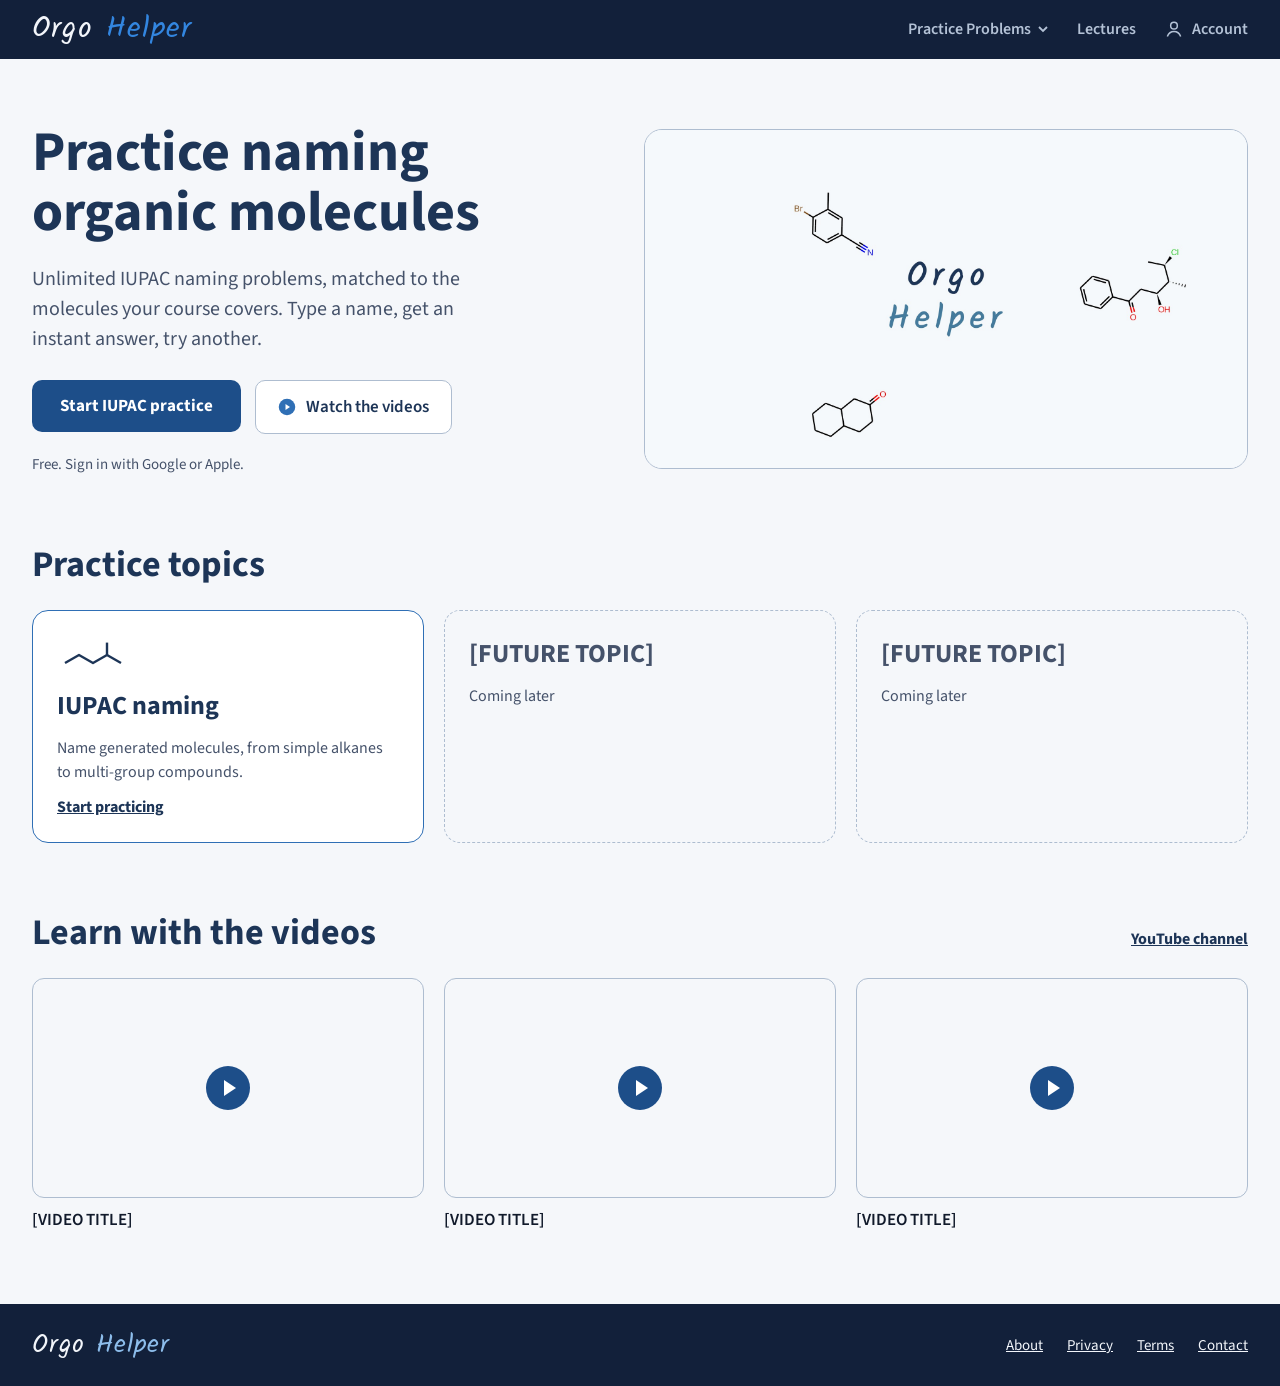
<file: index.html>
<!DOCTYPE html>
<html lang="en">
<head>
<meta charset="utf-8">
<meta name="viewport" content="width=device-width, initial-scale=1">
<title>Orgo Helper</title>
<link rel="preconnect" href="https://fonts.googleapis.com">
<link rel="preconnect" href="https://fonts.gstatic.com" crossorigin>
<link href="https://fonts.googleapis.com/css2?family=Kalam:wght@400;700&family=Source+Sans+3:wght@400;600;700&display=swap" rel="stylesheet">
<link rel="stylesheet" href="styles.css">
</head>
<body>
<div class="view" id="home">
<header class="site-header"><div class="wrap">
<a class="wordmark" href="index.html"><span class="a">Orgo</span> <span class="b">Helper</span></a>
<nav class="site-nav" aria-label="Main">
<div class="nav-menu">
<button type="button" class="nav-menu-btn" aria-expanded="false" aria-controls="pp-home">Practice Problems <svg width="12" height="12" viewBox="0 0 12 12" aria-hidden="true"><path d="M2 4l4 4 4-4" fill="none" stroke="currentColor" stroke-width="1.8"/></svg></button>
<div class="nav-dropdown" id="pp-home" hidden>
<a href="practice.html" class="nav-item"><span class="nav-item-title">IUPAC naming</span><span class="nav-item-desc">Name generated molecules</span></a>
<div class="nav-item is-soon" aria-disabled="true"><span class="nav-item-title">Synthesis</span><span class="nav-badge">Coming soon</span></div>
<div class="nav-item is-soon" aria-disabled="true"><span class="nav-item-title">Acid/Base chemistry</span><span class="nav-badge">Coming soon</span></div>
</div>
</div>
<a href="#">Lectures</a>
<a href="#" class="account-link"><svg width="20" height="20" viewBox="0 0 24 24" fill="none" stroke="currentColor" stroke-width="1.8" aria-hidden="true"><circle cx="12" cy="8" r="4"/><path d="M4 21c1.5-4 4.5-6 8-6s6.5 2 8 6"/></svg>Account</a>
</nav>
</div></header>
<main class="home-main wrap">
<section class="hero">
<div class="hero-copy">
<h1>Practice naming organic molecules</h1>
<p>Unlimited IUPAC naming problems, matched to the molecules your course covers. Type a name, get an instant answer, try another.</p>
<div class="hero-actions">
<a href="practice.html" class="btn-primary">Start IUPAC practice</a>
<a href="#videos" class="btn-secondary"><svg width="18" height="18" viewBox="0 0 24 24" aria-hidden="true"><circle cx="12" cy="12" r="11" fill="var(--accent)"/><path d="M10 8l6 4-6 4z" fill="var(--surface)"/></svg>Watch the videos</a>
</div>
<span class="muted" style="font-size:15px">Free. Sign in with Google or Apple.</span>
</div>
<div class="hero-art"><img src="images/logo-frame.jpg" alt="Orgo Helper logo surrounded by the products of three reactions"></div>
</section>
<section class="section">
<h2>Practice topics</h2>
<div class="grid3">
<div class="topic">
<svg width="72" height="40" viewBox="0 0 360 160" aria-hidden="true"><polyline points="40,120 110,80 180,120 250,80 320,120" fill="none" stroke="var(--heading)" stroke-width="12" stroke-linejoin="round"/><line x1="250" y1="80" x2="250" y2="18" stroke="var(--heading)" stroke-width="12"/></svg>
<span class="head">IUPAC naming</span>
<p>Name generated molecules, from simple alkanes to multi-group compounds.</p>
<a href="practice.html">Start practicing</a>
</div>
<div class="topic future"><span class="head">[FUTURE TOPIC]</span><p>Coming later</p></div>
<div class="topic future"><span class="head">[FUTURE TOPIC]</span><p>Coming later</p></div>
</div>
</section>
<section class="section" id="videos">
<div class="section-head"><h2>Learn with the videos</h2><a href="#" style="font-weight:700;color:var(--heading)">YouTube channel</a></div>
<div class="grid3">
<a href="#" class="video"><div class="thumb"><svg width="48" height="48" viewBox="0 0 24 24" aria-hidden="true"><circle cx="12" cy="12" r="11" fill="var(--primary)"/><path d="M10 8l6 4-6 4z" fill="var(--on-primary)"/></svg></div><span>[VIDEO TITLE]</span></a>
<a href="#" class="video"><div class="thumb"><svg width="48" height="48" viewBox="0 0 24 24" aria-hidden="true"><circle cx="12" cy="12" r="11" fill="var(--primary)"/><path d="M10 8l6 4-6 4z" fill="var(--on-primary)"/></svg></div><span>[VIDEO TITLE]</span></a>
<a href="#" class="video"><div class="thumb"><svg width="48" height="48" viewBox="0 0 24 24" aria-hidden="true"><circle cx="12" cy="12" r="11" fill="var(--primary)"/><path d="M10 8l6 4-6 4z" fill="var(--on-primary)"/></svg></div><span>[VIDEO TITLE]</span></a>
</div>
</section>
</main>
<footer class="site-footer"><div class="wrap">
<span class="wordmark"><span class="a">Orgo</span> <span class="b">Helper</span></span>
<nav aria-label="Footer"><a href="#">About</a><a href="#">Privacy</a><a href="#">Terms</a><a href="#">Contact</a></nav>
</div></footer>
</div>
<script src="menu.js"></script>
</body>
</html>
</file>
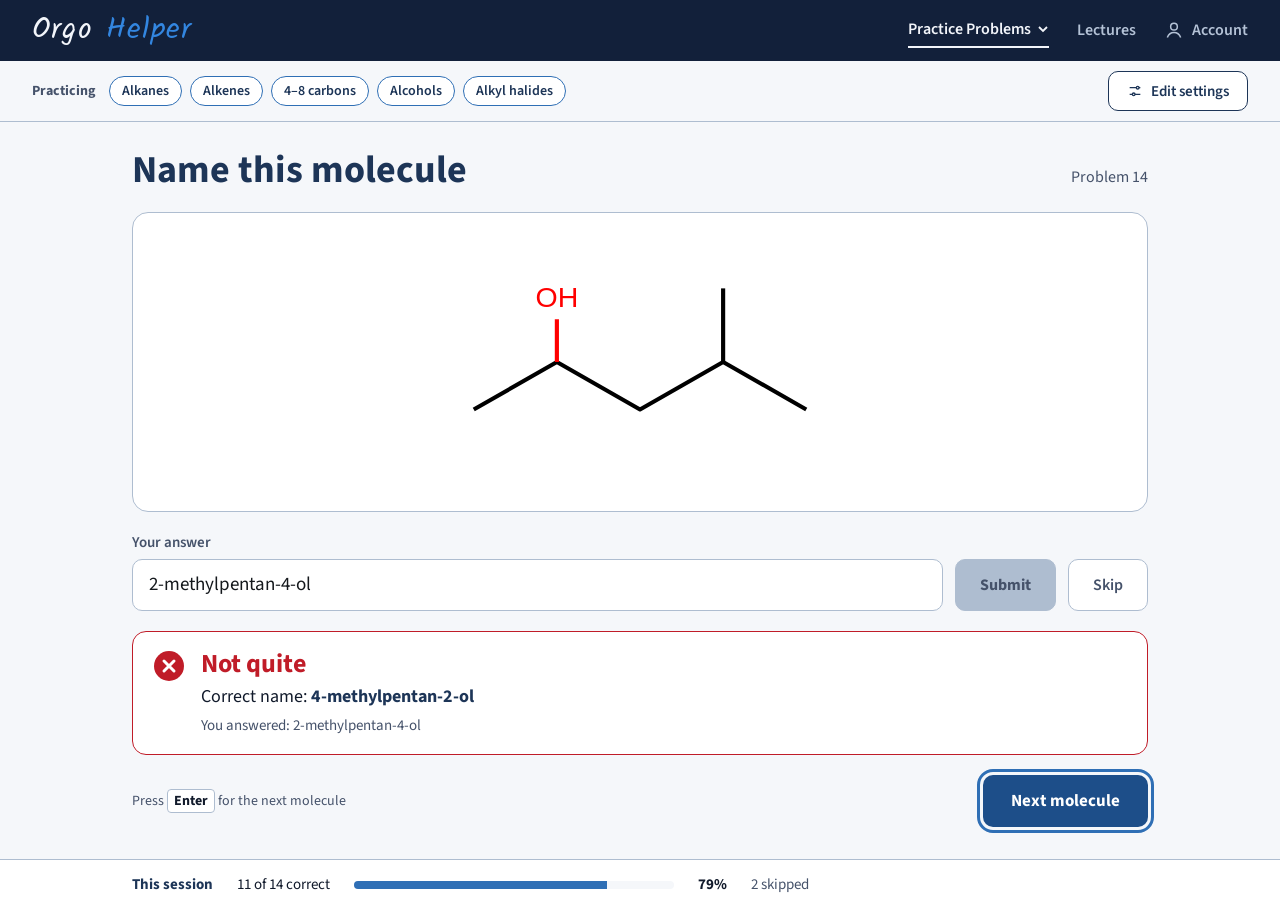
<file: practice.html>
<!DOCTYPE html>
<html lang="en">
<head>
<meta charset="utf-8">
<meta name="viewport" content="width=device-width, initial-scale=1">
<title>IUPAC naming practice · Orgo Helper</title>
<link rel="preconnect" href="https://fonts.googleapis.com">
<link rel="preconnect" href="https://fonts.gstatic.com" crossorigin>
<link href="https://fonts.googleapis.com/css2?family=Kalam:wght@400;700&family=Source+Sans+3:wght@400;600;700&display=swap" rel="stylesheet">
<link rel="stylesheet" href="styles.css">
</head>
<body>
<div class="view" id="practice">
<header class="site-header"><div class="wrap">
<a class="wordmark" href="index.html"><span class="a">Orgo</span> <span class="b">Helper</span></a>
<nav class="site-nav" aria-label="Main">
<div class="nav-menu">
<button type="button" class="nav-menu-btn is-current" aria-expanded="false" aria-controls="pp-practice">Practice Problems <svg width="12" height="12" viewBox="0 0 12 12" aria-hidden="true"><path d="M2 4l4 4 4-4" fill="none" stroke="currentColor" stroke-width="1.8"/></svg></button>
<div class="nav-dropdown" id="pp-practice" hidden>
<a href="practice.html" class="nav-item"><span class="nav-item-title">IUPAC naming</span><span class="nav-item-desc">Name generated molecules</span></a>
<div class="nav-item is-soon" aria-disabled="true"><span class="nav-item-title">Synthesis</span><span class="nav-badge">Coming soon</span></div>
<div class="nav-item is-soon" aria-disabled="true"><span class="nav-item-title">Acid/Base chemistry</span><span class="nav-badge">Coming soon</span></div>
</div>
</div>
<a href="#">Lectures</a>
<a href="#" class="account-link"><svg width="20" height="20" viewBox="0 0 24 24" fill="none" stroke="currentColor" stroke-width="1.8" aria-hidden="true"><circle cx="12" cy="8" r="4"/><path d="M4 21c1.5-4 4.5-6 8-6s6.5 2 8 6"/></svg>Account</a>
</nav>
</div></header>
<div class="settings-bar"><div class="wrap">
<span class="label">Practicing</span>
<span class="chip">Alkanes</span><span class="chip">Alkenes</span><span class="chip">4–8 carbons</span><span class="chip">Alcohols</span><span class="chip">Alkyl halides</span>
<button type="button" class="btn-outline"><svg width="16" height="16" viewBox="0 0 24 24" fill="none" stroke="currentColor" stroke-width="2" aria-hidden="true"><path d="M4 7h10M18 7h2M4 17h4M12 17h8"/><circle cx="16" cy="7" r="2"/><circle cx="10" cy="17" r="2"/></svg>Edit settings</button>
</div></div>
<main class="practice-main">
<div class="title-row"><h1>Name this molecule</h1><span class="muted">Problem 14</span></div>
<div class="molecule">
<svg width="430" height="190" viewBox="0 0 360 160" role="img" aria-label="Skeletal structure of 4-methylpentan-2-ol"><polyline points="40,120 110,80 180,120 250,80 320,120" fill="none" stroke="var(--mol-bond)" stroke-width="3.5" stroke-linejoin="round"/><line x1="250" y1="80" x2="250" y2="18" stroke="var(--mol-bond)" stroke-width="3.5"/><line x1="110" y1="80" x2="110" y2="44" stroke="var(--mol-o)" stroke-width="3.5"/><text x="110" y="34" text-anchor="middle" font-family="Arial, Helvetica, sans-serif" font-size="24" fill="var(--mol-o)">OH</text></svg>
</div>
<div class="answer-row">
<label>Your answer<input type="text" readonly value="2-methylpentan-4-ol"></label>
<button type="button" class="btn-disabled" disabled>Submit</button>
<button type="button" class="btn-disabled ghost" disabled>Skip</button>
</div>
<div class="feedback" role="status">
<svg width="32" height="32" viewBox="0 0 32 32" aria-hidden="true" style="flex:0 0 auto"><circle cx="16" cy="16" r="15" fill="var(--error)"/><path d="M11 11l10 10M21 11L11 21" stroke="var(--surface)" stroke-width="3" stroke-linecap="round"/></svg>
<div class="body">
<span class="head">Not quite</span>
<span style="font-size:18px">Correct name: <strong>4-methylpentan-2-ol</strong></span>
<span class="muted" style="font-size:15px">You answered: 2-methylpentan-4-ol</span>
</div>
</div>
<div class="next-row">
<span class="muted" style="font-size:14px">Press <kbd>Enter</kbd> for the next molecule</span>
<button type="button" class="btn-primary focused">Next molecule</button>
</div>
</main>
<footer class="score"><div class="inner">
<span style="font-weight:700;color:var(--heading)">This session</span>
<span>11 of 14 correct</span>
<div class="track" aria-hidden="true"><div class="fill"></div></div>
<span style="font-weight:700">79%</span>
<span class="muted">2 skipped</span>
</div></footer>
</div>
<script src="menu.js"></script>
</body>
</html>
</file>
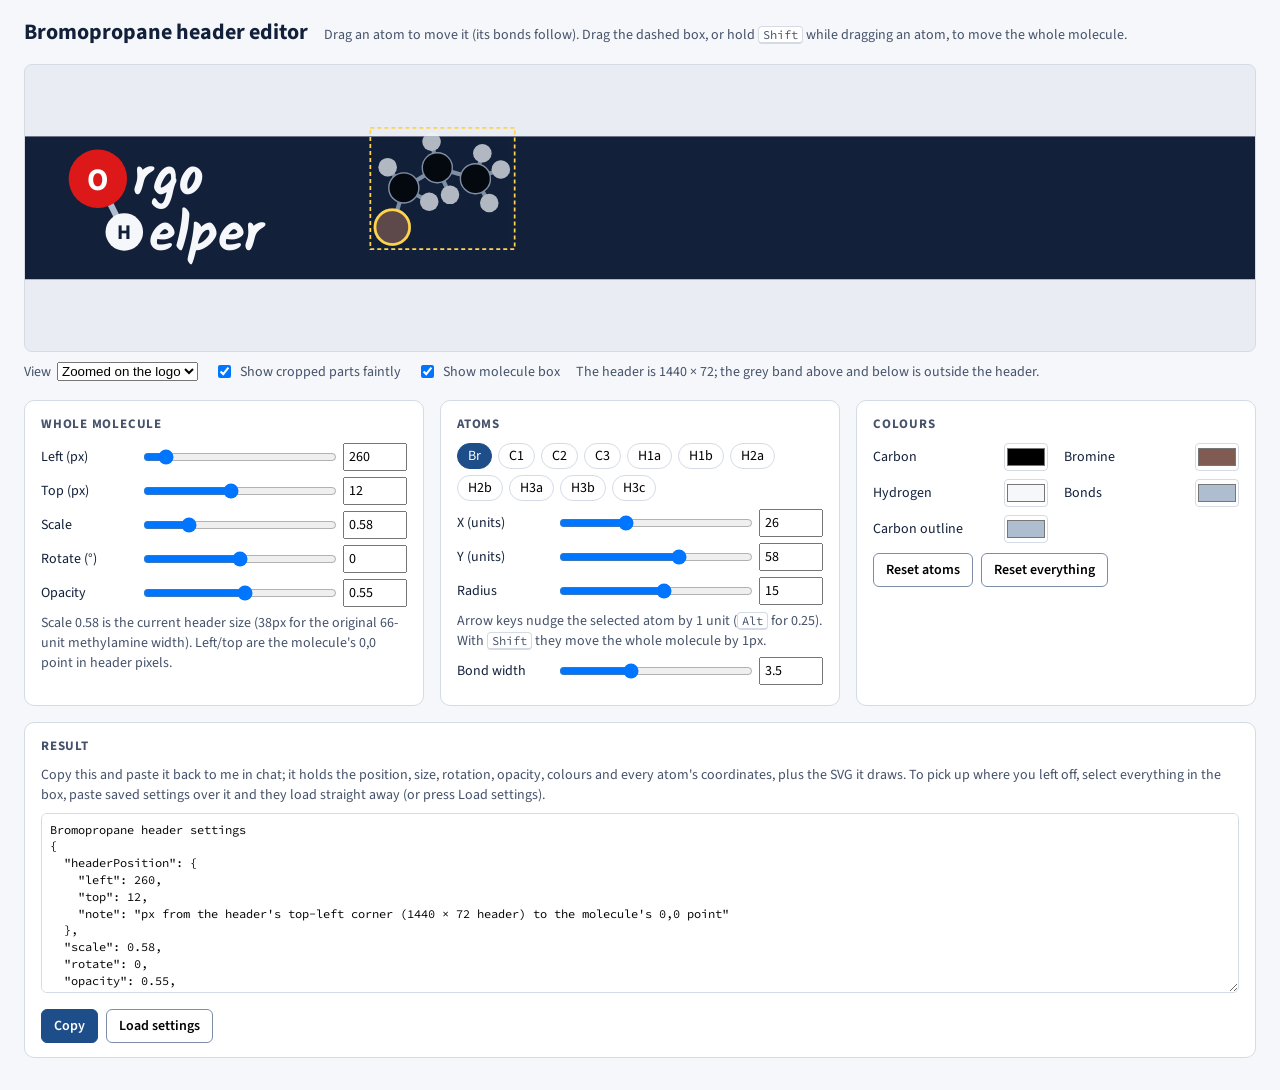
<file: Claude outputs/bromopropane-header-editor.html>
<!doctype html>
<html lang="en">
<head>
<meta charset="utf-8">
<meta name="viewport" content="width=device-width, initial-scale=1">
<title>Bromopropane header editor</title>
<link rel="stylesheet" href="https://fonts.googleapis.com/css2?family=Kalam:wght@700&family=Source+Code+Pro:wght@400&family=Source+Sans+3:wght@400;600;700&display=swap">
<style>
  :root { --navy:#12203a; --surface:#f5f7fa; --mist:#aebdd0; --ink:#45526a; --brand:#1d4e89; --line:#d4dbe5; }
  * { box-sizing: border-box; }
  body { margin:0; background:var(--surface); color:var(--navy); font-family:"Source Sans 3", system-ui, sans-serif; font-size:14px; }
  header.app { padding:16px 24px 8px; display:flex; align-items:baseline; gap:16px; flex-wrap:wrap; }
  header.app h1 { margin:0; font-size:22px; }
  header.app p { margin:0; color:var(--ink); }
  .stage-wrap { padding:8px 24px 0; }
  .stage { position:relative; width:100%; border:1px solid var(--line); border-radius:8px; overflow:hidden; background:#e9edf3; }
  #stage { display:block; width:100%; height:auto; touch-action:none; user-select:none; }
  .bar { display:flex; gap:16px; align-items:center; flex-wrap:wrap; padding:10px 24px; color:var(--ink); }
  .bar label { display:inline-flex; gap:6px; align-items:center; }
  main { display:grid; grid-template-columns: repeat(auto-fit, minmax(300px, 1fr)); gap:16px; padding:8px 24px 32px; }
  section { background:#fff; border:1px solid var(--line); border-radius:10px; padding:14px 16px; }
  section h2 { margin:0 0 10px; font-size:13px; letter-spacing:.06em; text-transform:uppercase; color:var(--ink); }
  .row { display:grid; grid-template-columns: 92px 1fr 64px; gap:8px; align-items:center; margin:6px 0; }
  .row input[type=range] { width:100%; }
  .row input[type=number] { width:64px; font:inherit; padding:2px 4px; }
  .colors { display:grid; grid-template-columns: 1fr 1fr; gap:8px 16px; }
  .colors label { display:flex; justify-content:space-between; align-items:center; gap:8px; }
  input[type=color] { width:44px; height:28px; border:1px solid var(--line); border-radius:4px; padding:0; background:none; }
  .atoms { display:flex; flex-wrap:wrap; gap:6px; margin-bottom:8px; }
  .atoms button { font:inherit; border:1px solid var(--line); background:#fff; border-radius:999px; padding:2px 10px; cursor:pointer; }
  .atoms button[aria-pressed=true] { background:var(--brand); color:#fff; border-color:var(--brand); }
  .btns { display:flex; gap:8px; flex-wrap:wrap; margin-top:10px; }
  .btns button { font:inherit; font-weight:600; border:1px solid #7d8da6; background:#fff; border-radius:6px; padding:6px 12px; cursor:pointer; }
  .btns button.primary { background:var(--brand); border-color:var(--brand); color:#fff; }
  textarea { width:100%; height:180px; font:12px/1.4 "Source Code Pro", monospace; border:1px solid var(--line); border-radius:6px; padding:8px; }
  .hint { color:var(--ink); margin:6px 0 0; }
  kbd { font:12px "Source Code Pro", monospace; border:1px solid var(--line); border-bottom-width:2px; border-radius:4px; padding:0 4px; background:#fff; }
  .atom { cursor:grab; }
  .atom.sel { stroke:#ffd34d !important; stroke-width:2.5 !important; }
  .handle { cursor:move; }
</style>
</head>
<body>
<header class="app">
  <h1>Bromopropane header editor</h1>
  <p>Drag an atom to move it (its bonds follow). Drag the dashed box, or hold <kbd>Shift</kbd> while dragging an atom, to move the whole molecule.</p>
</header>

<div class="stage-wrap"><div class="stage">
<svg id="stage" viewBox="0 -40 1440 152" aria-label="Laptop header, 1440 wide">
  <defs><clipPath id="hdrClip"><rect x="0" y="0" width="1440" height="72"/></clipPath></defs>
  <rect x="0" y="0" width="1440" height="72" fill="#12203a"/>
  <!-- wordmark (122px wide, 116-unit mark) -->
  <g transform="translate(112 4.5) scale(1.0517)">
    <path d="M14 16 26.67 41.5" stroke="#aebdd0" stroke-width="3" stroke-linecap="round"/>
    <circle cx="14" cy="16" r="14" fill="#dc1818"/>
    <text x="14" y="21.5" text-anchor="middle" font-family="Source Sans 3" font-weight="700" font-size="15" fill="#fff">O</text>
    <text x="31" y="23.67" font-family="Kalam" font-weight="700" font-size="26" fill="#f5f7fa">rgo</text>
    <circle cx="26.67" cy="41.5" r="9" fill="#f5f7fa"/>
    <text x="26.67" y="45" text-anchor="middle" font-family="Source Sans 3" font-weight="700" font-size="10" fill="#12203a">H</text>
    <text x="38.67" y="50.5" font-family="Kalam" font-weight="700" font-size="26" fill="#f5f7fa">elper</text>
  </g>
  <!-- nav -->
  <g font-family="Source Sans 3" font-weight="600" font-size="15">
    <text x="1012" y="41" fill="#fff">Practice Problems ▾</text>
    <rect x="1012" y="69" width="146" height="3" fill="#fff"/>
    <text x="1188" y="41" fill="#aebdd0">Lectures</text>
    <text x="1272" y="41" fill="#aebdd0">Account</text>
  </g>
  <!-- ghost of the parts the header crops -->
  <g id="ghost" opacity="0.35"></g>
  <!-- the molecule as the header shows it -->
  <g clip-path="url(#hdrClip)"><g id="mol"></g></g>
  <!-- handles (not clipped) -->
  <g id="handles"></g>
</svg>
</div></div>

<div class="bar">
  <label>View <select id="zoom"><option value="90 -36 620 144" selected>Zoomed on the logo</option><option value="0 -40 1440 152">Whole header</option></select></label>
  <label><input type="checkbox" id="showGhost" checked> Show cropped parts faintly</label>
  <label><input type="checkbox" id="showBox" checked> Show molecule box</label>
  <span>The header is 1440 × 72; the grey band above and below is outside the header.</span>
</div>

<main>
  <section>
    <h2>Whole molecule</h2>
    <div class="row"><span>Left (px)</span><input type="range" id="mx" min="200" max="900" step="1"><input type="number" id="mxN" step="1"></div>
    <div class="row"><span>Top (px)</span><input type="range" id="my" min="-60" max="100" step="1"><input type="number" id="myN" step="1"></div>
    <div class="row"><span>Scale</span><input type="range" id="ms" min="0.2" max="2" step="0.01"><input type="number" id="msN" step="0.01"></div>
    <div class="row"><span>Rotate (°)</span><input type="range" id="mr" min="-180" max="180" step="1"><input type="number" id="mrN" step="1"></div>
    <div class="row"><span>Opacity</span><input type="range" id="mo" min="0.05" max="1" step="0.01"><input type="number" id="moN" step="0.01"></div>
    <p class="hint">Scale 0.58 is the current header size (38px for the original 66-unit methylamine width). Left/top are the molecule's 0,0 point in header pixels.</p>
  </section>

  <section>
    <h2>Atoms</h2>
    <div class="atoms" id="atomBtns"></div>
    <div class="row"><span>X (units)</span><input type="range" id="ax" min="-60" max="200" step="0.5"><input type="number" id="axN" step="0.5"></div>
    <div class="row"><span>Y (units)</span><input type="range" id="ay" min="-80" max="140" step="0.5"><input type="number" id="ayN" step="0.5"></div>
    <div class="row"><span>Radius</span><input type="range" id="ar" min="3" max="25" step="0.5"><input type="number" id="arN" step="0.5"></div>
    <p class="hint">Arrow keys nudge the selected atom by 1 unit (<kbd>Alt</kbd> for 0.25). With <kbd>Shift</kbd> they move the whole molecule by 1px.</p>
    <div class="row"><span>Bond width</span><input type="range" id="bw" min="1" max="8" step="0.1"><input type="number" id="bwN" step="0.1"></div>
  </section>

  <section>
    <h2>Colours</h2>
    <div class="colors">
      <label>Carbon <input type="color" id="cC"></label>
      <label>Bromine <input type="color" id="cBr"></label>
      <label>Hydrogen <input type="color" id="cH"></label>
      <label>Bonds <input type="color" id="cBond"></label>
      <label>Carbon outline <input type="color" id="cOut"></label>
    </div>
    <div class="btns">
      <button type="button" id="resetAtoms">Reset atoms</button>
      <button type="button" id="resetAll">Reset everything</button>
    </div>
  </section>

  <section style="grid-column: 1 / -1;">
    <h2>Result</h2>
    <p class="hint" style="margin:0 0 8px">Copy this and paste it back to me in chat; it holds the position, size, rotation, opacity, colours and every atom's coordinates, plus the SVG it draws. To pick up where you left off, select everything in the box, paste saved settings over it and they load straight away (or press Load settings).</p>
    <textarea id="out" spellcheck="false"></textarea>
    <div class="btns"><button type="button" class="primary" id="copy">Copy</button><button type="button" id="load">Load settings</button><span id="copied" class="hint"></span></div>
  </section>
</main>

<script>
const DEFAULT = {
  x: 260, y: 12, scale: 0.582, rotate: 0, opacity: 0.55, bondWidth: 3.5,
  colors: { C:"#000000", Br:"#7f5b52", H:"#f5f7fa", bond:"#aebdd0", outline:"#aebdd0" },
  atoms: [
    { id:"Br",  el:"Br", x:26,  y:58,   r:15 },
    { id:"C1",  el:"C",  x:36,  y:24,   r:13 },
    { id:"C2",  el:"C",  x:65,  y:6.5,  r:13 },
    { id:"C3",  el:"C",  x:98,  y:16,   r:13 },
    { id:"H1a", el:"H",  x:22,  y:6,    r:8 },
    { id:"H1b", el:"H",  x:58,  y:36,   r:8 },
    { id:"H2a", el:"H",  x:60,  y:-16,  r:8 },
    { id:"H2b", el:"H",  x:76,  y:30,   r:8 },
    { id:"H3a", el:"H",  x:120, y:8,    r:8 },
    { id:"H3b", el:"H",  x:110, y:37,   r:8 },
    { id:"H3c", el:"H",  x:104, y:-6,   r:8 }
  ],
  bonds: [["C1","Br"],["C1","H1a"],["C1","H1b"],["C1","C2"],["C2","H2a"],["C2","H2b"],["C2","C3"],["C3","H3a"],["C3","H3b"],["C3","H3c"]]
};
const clone = o => JSON.parse(JSON.stringify(o));
let S = clone(DEFAULT);
let sel = "Br";
const NS = "http://www.w3.org/2000/svg";
const $ = id => document.getElementById(id);
const stage = $("stage"), mol = $("mol"), ghost = $("ghost"), handles = $("handles");
const atom = id => S.atoms.find(a => a.id === id);
// draw order: H behind, then C, then Br on top
const order = () => [...S.atoms].sort((a,b) => ({H:0,C:1,Br:2}[a.el] - {H:0,C:1,Br:2}[b.el]));
const fmt = n => Math.round(n * 100) / 100;

function moleculeMarkup(forExport) {
  let s = `<g stroke="${S.colors.bond}" stroke-width="${S.bondWidth}" stroke-linecap="round">`;
  for (const [a,b] of S.bonds) { const A = atom(a), B = atom(b); s += `<path d="M${fmt(A.x)} ${fmt(A.y)} ${fmt(B.x)} ${fmt(B.y)}"/>`; }
  s += `</g>`;
  for (const a of order()) {
    const fill = S.colors[a.el];
    const extra = a.el === "C" ? ` stroke="${S.colors.outline}" stroke-width="1.2"` : "";
    const cls = forExport ? "" : ` class="atom${a.id === sel ? " sel" : ""}" data-id="${a.id}"`;
    s += `<circle${cls} cx="${fmt(a.x)}" cy="${fmt(a.y)}" r="${fmt(a.r)}" fill="${fill}"${extra}/>`;
  }
  return s;
}
function bbox() {
  let x0=Infinity,y0=Infinity,x1=-Infinity,y1=-Infinity;
  for (const a of S.atoms) { x0=Math.min(x0,a.x-a.r); y0=Math.min(y0,a.y-a.r); x1=Math.max(x1,a.x+a.r); y1=Math.max(y1,a.y+a.r); }
  return {x0,y0,x1,y1};
}
const tf = () => `translate(${S.x} ${S.y}) rotate(${S.rotate}) scale(${S.scale})`;

function render() {
  const inner = moleculeMarkup(false);
  mol.setAttribute("transform", tf()); mol.setAttribute("opacity", S.opacity); mol.innerHTML = inner;
  ghost.style.display = $("showGhost").checked ? "" : "none";
  ghost.setAttribute("transform", tf()); ghost.innerHTML = moleculeMarkup(true);
  // handles: dashed box + transparent hit targets for every atom so cropped atoms stay draggable
  const b = bbox(), pad = 4;
  let h = `<g transform="${tf()}">`;
  if ($("showBox").checked) h += `<rect class="handle" x="${b.x0-pad}" y="${b.y0-pad}" width="${b.x1-b.x0+2*pad}" height="${b.y1-b.y0+2*pad}" fill="rgba(255,255,255,0.001)" stroke="#ffd34d" stroke-dasharray="4 3" stroke-width="${1/S.scale}" vector-effect="non-scaling-stroke"/>`;
  for (const a of order()) h += `<circle class="atom${a.id===sel?" sel":""}" data-id="${a.id}" cx="${a.x}" cy="${a.y}" r="${a.r}" fill="transparent" stroke="${a.id===sel?"#ffd34d":"none"}" stroke-width="2.5" vector-effect="non-scaling-stroke"/>`;
  h += `</g>`;
  handles.innerHTML = h;
  syncInputs(); writeOut();
}

function syncInputs() {
  const pairs = [["mx",S.x],["my",S.y],["ms",S.scale],["mr",S.rotate],["mo",S.opacity],["bw",S.bondWidth]];
  const a = atom(sel); pairs.push(["ax",a.x],["ay",a.y],["ar",a.r]);
  for (const [id,v] of pairs) { if (document.activeElement !== $(id)) $(id).value = v; if (document.activeElement !== $(id+"N")) $(id+"N").value = fmt(v); }
  $("cC").value = S.colors.C; $("cBr").value = S.colors.Br; $("cH").value = S.colors.H; $("cBond").value = S.colors.bond; $("cOut").value = S.colors.outline;
  for (const btn of $("atomBtns").children) btn.setAttribute("aria-pressed", btn.dataset.id === sel);
}

function writeOut() {
  const b = bbox();
  const vb = [Math.floor(b.x0), Math.floor(b.y0), Math.ceil(b.x1 - Math.floor(b.x0)), Math.ceil(b.y1 - Math.floor(b.y0))];
  const settings = {
    headerPosition: { left: fmt(S.x), top: fmt(S.y), note: "px from the header's top-left corner (1440 × 72 header) to the molecule's 0,0 point" },
    scale: fmt(S.scale), rotate: S.rotate, opacity: fmt(S.opacity), bondWidth: fmt(S.bondWidth),
    colors: S.colors,
    atoms: Object.fromEntries(S.atoms.map(a => [a.id, { el:a.el, x:fmt(a.x), y:fmt(a.y), r:fmt(a.r) }]))
  };
  const svg = `<svg viewBox="${vb.join(" ")}" aria-hidden="true">${moleculeMarkup(true)}</svg>`;
  $("out").value = "Bromopropane header settings\n" + JSON.stringify(settings, null, 2) + "\n\nSVG:\n" + svg;
}

// atom buttons
for (const a of S.atoms) {
  const b = document.createElement("button"); b.type = "button"; b.textContent = a.id; b.dataset.id = a.id;
  b.addEventListener("click", () => { sel = a.id; render(); });
  $("atomBtns").appendChild(b);
}

// pointer → molecule coordinates
function toMol(evt) {
  const p = stage.createSVGPoint(); p.x = evt.clientX; p.y = evt.clientY;
  return p.matrixTransform(mol.getScreenCTM().inverse());
}
function toStage(evt) {
  const p = stage.createSVGPoint(); p.x = evt.clientX; p.y = evt.clientY;
  return p.matrixTransform(stage.getScreenCTM().inverse());
}
let drag = null;
stage.addEventListener("pointerdown", e => {
  const t = e.target;
  if (t.classList.contains("atom") && !e.shiftKey) {
    sel = t.dataset.id; const a = atom(sel), m = toMol(e);
    drag = { kind:"atom", dx: a.x - m.x, dy: a.y - m.y };
  } else if (t.classList.contains("atom") || t.classList.contains("handle")) {
    if (t.dataset.id) sel = t.dataset.id;
    const p = toStage(e); drag = { kind:"mol", dx: S.x - p.x, dy: S.y - p.y };
  } else return;
  stage.setPointerCapture(e.pointerId); e.preventDefault(); render();
});
stage.addEventListener("pointermove", e => {
  if (!drag) return;
  if (drag.kind === "atom") { const m = toMol(e), a = atom(sel); a.x = Math.round((m.x + drag.dx) * 4) / 4; a.y = Math.round((m.y + drag.dy) * 4) / 4; }
  else { const p = toStage(e); S.x = Math.round(p.x + drag.dx); S.y = Math.round(p.y + drag.dy); }
  render();
});
const end = () => { drag = null; };
stage.addEventListener("pointerup", end); stage.addEventListener("pointercancel", end);

// keyboard nudges
document.addEventListener("keydown", e => {
  if (["INPUT","TEXTAREA"].includes(document.activeElement.tagName)) return;
  const d = { ArrowLeft:[-1,0], ArrowRight:[1,0], ArrowUp:[0,-1], ArrowDown:[0,1] }[e.key];
  if (!d) return; e.preventDefault();
  if (e.shiftKey) { S.x += d[0]; S.y += d[1]; }
  else { const k = e.altKey ? 0.25 : 1, a = atom(sel); a.x += d[0]*k; a.y += d[1]*k; }
  render();
});

// inputs
function bind(id, get, set) {
  const f = v => { const n = parseFloat(v); if (!isNaN(n)) { set(n); render(); } };
  $(id).addEventListener("input", e => f(e.target.value));
  $(id+"N").addEventListener("input", e => f(e.target.value));
}
bind("mx", () => S.x, v => S.x = v);
bind("my", () => S.y, v => S.y = v);
bind("ms", () => S.scale, v => S.scale = v);
bind("mr", () => S.rotate, v => S.rotate = v);
bind("mo", () => S.opacity, v => S.opacity = v);
bind("bw", () => S.bondWidth, v => S.bondWidth = v);
bind("ax", () => atom(sel).x, v => atom(sel).x = v);
bind("ay", () => atom(sel).y, v => atom(sel).y = v);
bind("ar", () => atom(sel).r, v => atom(sel).r = v);
for (const [id,key] of [["cC","C"],["cBr","Br"],["cH","H"],["cBond","bond"],["cOut","outline"]])
  $(id).addEventListener("input", e => { S.colors[key] = e.target.value; render(); });
$("showGhost").addEventListener("change", render);
$("showBox").addEventListener("change", render);
$("zoom").addEventListener("change", e => stage.setAttribute("viewBox", e.target.value));
stage.setAttribute("viewBox", $("zoom").value);
$("resetAtoms").addEventListener("click", () => { S.atoms = clone(DEFAULT.atoms); render(); });
$("resetAll").addEventListener("click", () => { S = clone(DEFAULT); sel = "Br"; render(); });
$("copy").addEventListener("click", async () => {
  try { await navigator.clipboard.writeText($("out").value); $("copied").textContent = "Copied"; }
  catch { $("out").select(); document.execCommand("copy"); $("copied").textContent = "Copied"; }
  setTimeout(() => $("copied").textContent = "", 1500);
});

// Load settings pasted into the result box (the JSON part; anything before or after it, like the SVG, is ignored)
let editing = false;
function status(msg) { $("copied").textContent = msg; setTimeout(() => $("copied").textContent = "", 3000); }
function loadSettings(text) {
  const start = text.indexOf("{");
  if (start < 0) { status("No settings found: paste the text that starts with { "); return false; }
  // find the matching closing brace of the first JSON object
  let depth = 0, end = -1, inStr = false, esc = false;
  for (let i = start; i < text.length; i++) {
    const ch = text[i];
    if (inStr) { if (esc) esc = false; else if (ch === "\\") esc = true; else if (ch === '"') inStr = false; continue; }
    if (ch === '"') inStr = true; else if (ch === "{") depth++; else if (ch === "}") { depth--; if (depth === 0) { end = i; break; } }
  }
  let cfg;
  try { cfg = JSON.parse(text.slice(start, end + 1)); } catch (err) { status("Couldn't read those settings: " + err.message); return false; }
  const num = (v, d) => (typeof v === "number" && isFinite(v)) ? v : d;
  const next = clone(S);
  const hp = cfg.headerPosition || {};
  next.x = num(hp.left ?? cfg.x, next.x);
  next.y = num(hp.top ?? cfg.y, next.y);
  next.scale = num(cfg.scale, next.scale);
  next.rotate = num(cfg.rotate, next.rotate);
  next.opacity = num(cfg.opacity, next.opacity);
  next.bondWidth = num(cfg.bondWidth, next.bondWidth);
  const hex = v => typeof v === "string" && /^#[0-9a-fA-F]{6}$/.test(v);
  if (cfg.colors) for (const k of ["C","Br","H","bond","outline"]) if (hex(cfg.colors[k])) next.colors[k] = cfg.colors[k].toLowerCase();
  let skipped = [];
  if (cfg.atoms) for (const [id, a] of Object.entries(cfg.atoms)) {
    const t = next.atoms.find(x => x.id === id);
    if (!t) { skipped.push(id); continue; }
    t.x = num(a.x, t.x); t.y = num(a.y, t.y); t.r = num(a.r, t.r);
  }
  S = next;
  editing = false;
  render();
  status(skipped.length ? "Loaded (ignored unknown atoms: " + skipped.join(", ") + ")" : "Settings loaded");
  return true;
}
$("load").addEventListener("click", () => loadSettings($("out").value));
$("out").addEventListener("paste", e => {
  const text = (e.clipboardData || window.clipboardData).getData("text");
  if (text && text.includes("{")) { e.preventDefault(); loadSettings(text); }
});
// while typing in the box, don't overwrite it with the live result
$("out").addEventListener("input", () => { editing = true; });
const _writeOut = writeOut;
writeOut = function () { if (!editing) _writeOut(); };
// any other change (dragging, sliders, keys) resumes the live result
stage.addEventListener("pointerdown", () => { editing = false; }, true);
document.addEventListener("input", e => { if (e.target !== $("out")) editing = false; }, true);
document.addEventListener("keydown", e => { if (e.target !== $("out")) editing = false; }, true);
render();
if (document.fonts) document.fonts.ready.then(render);
</script>
</body>
</html>
</file>
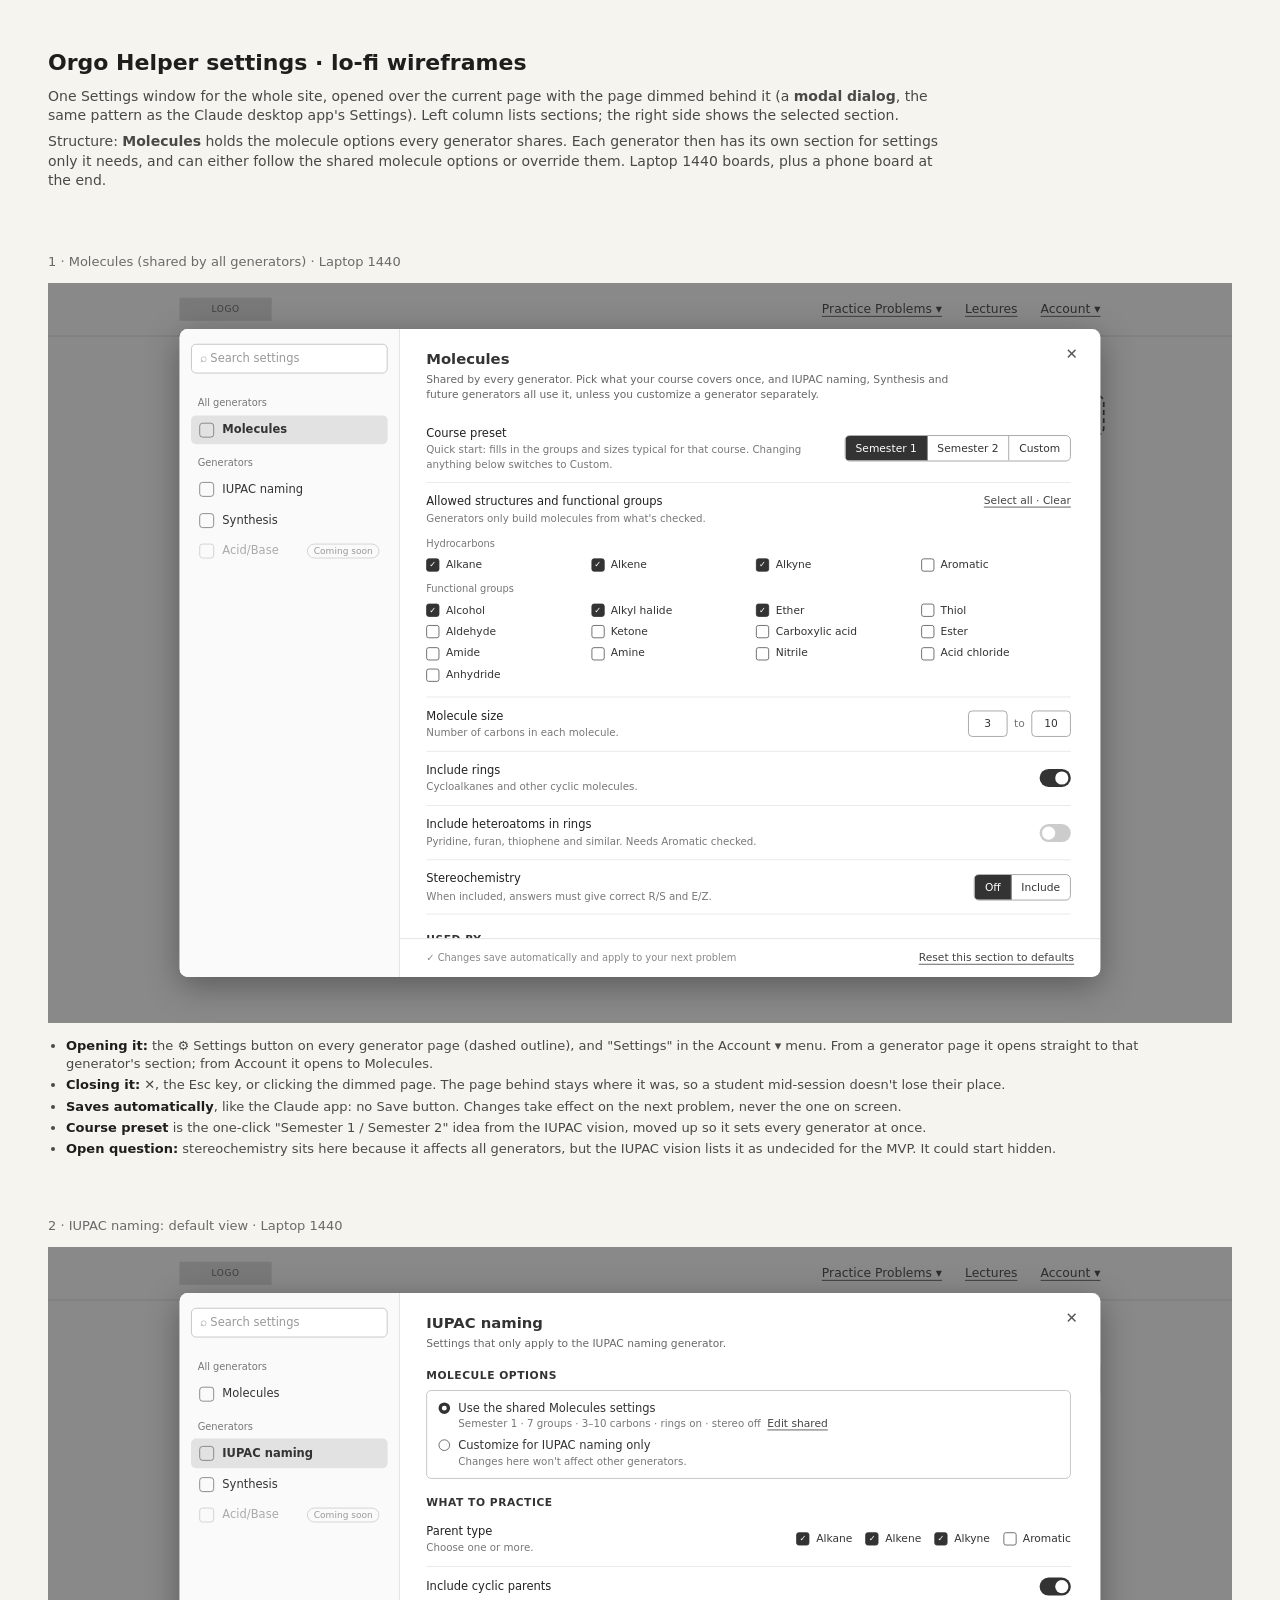
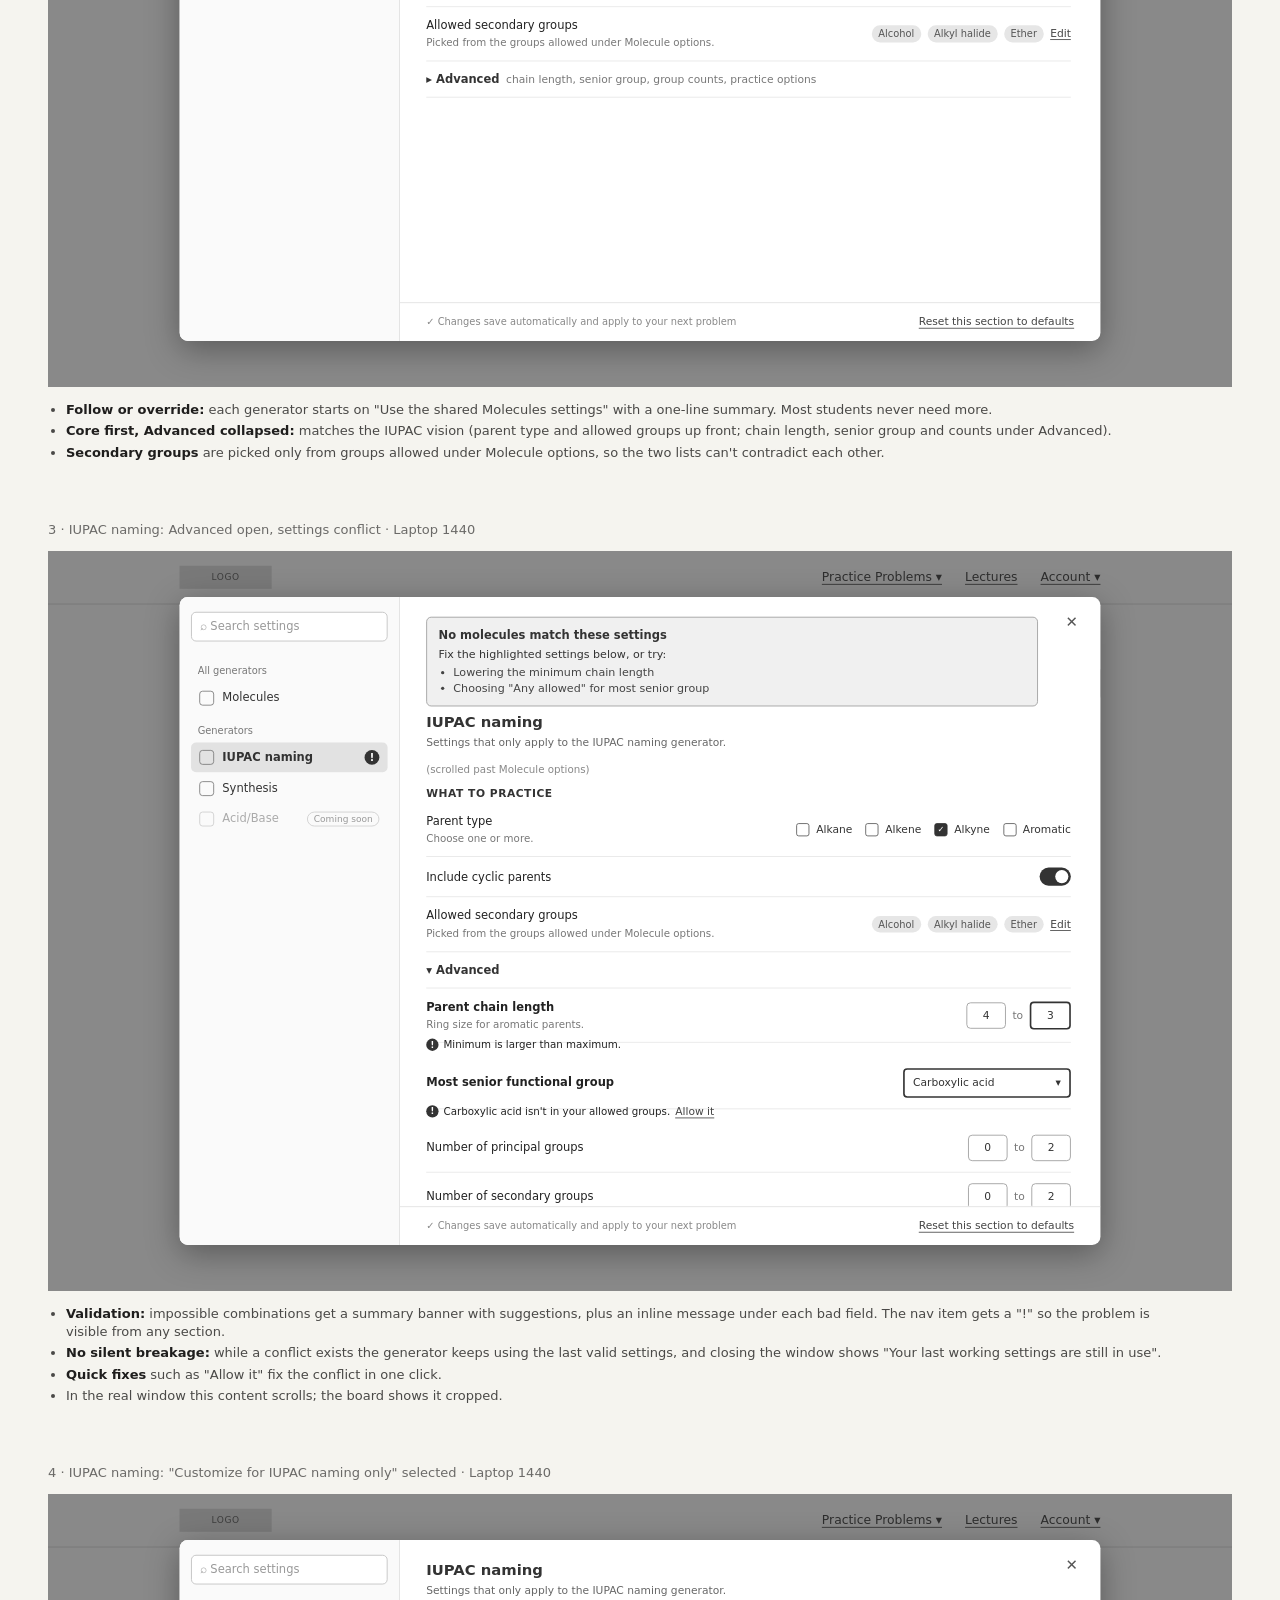
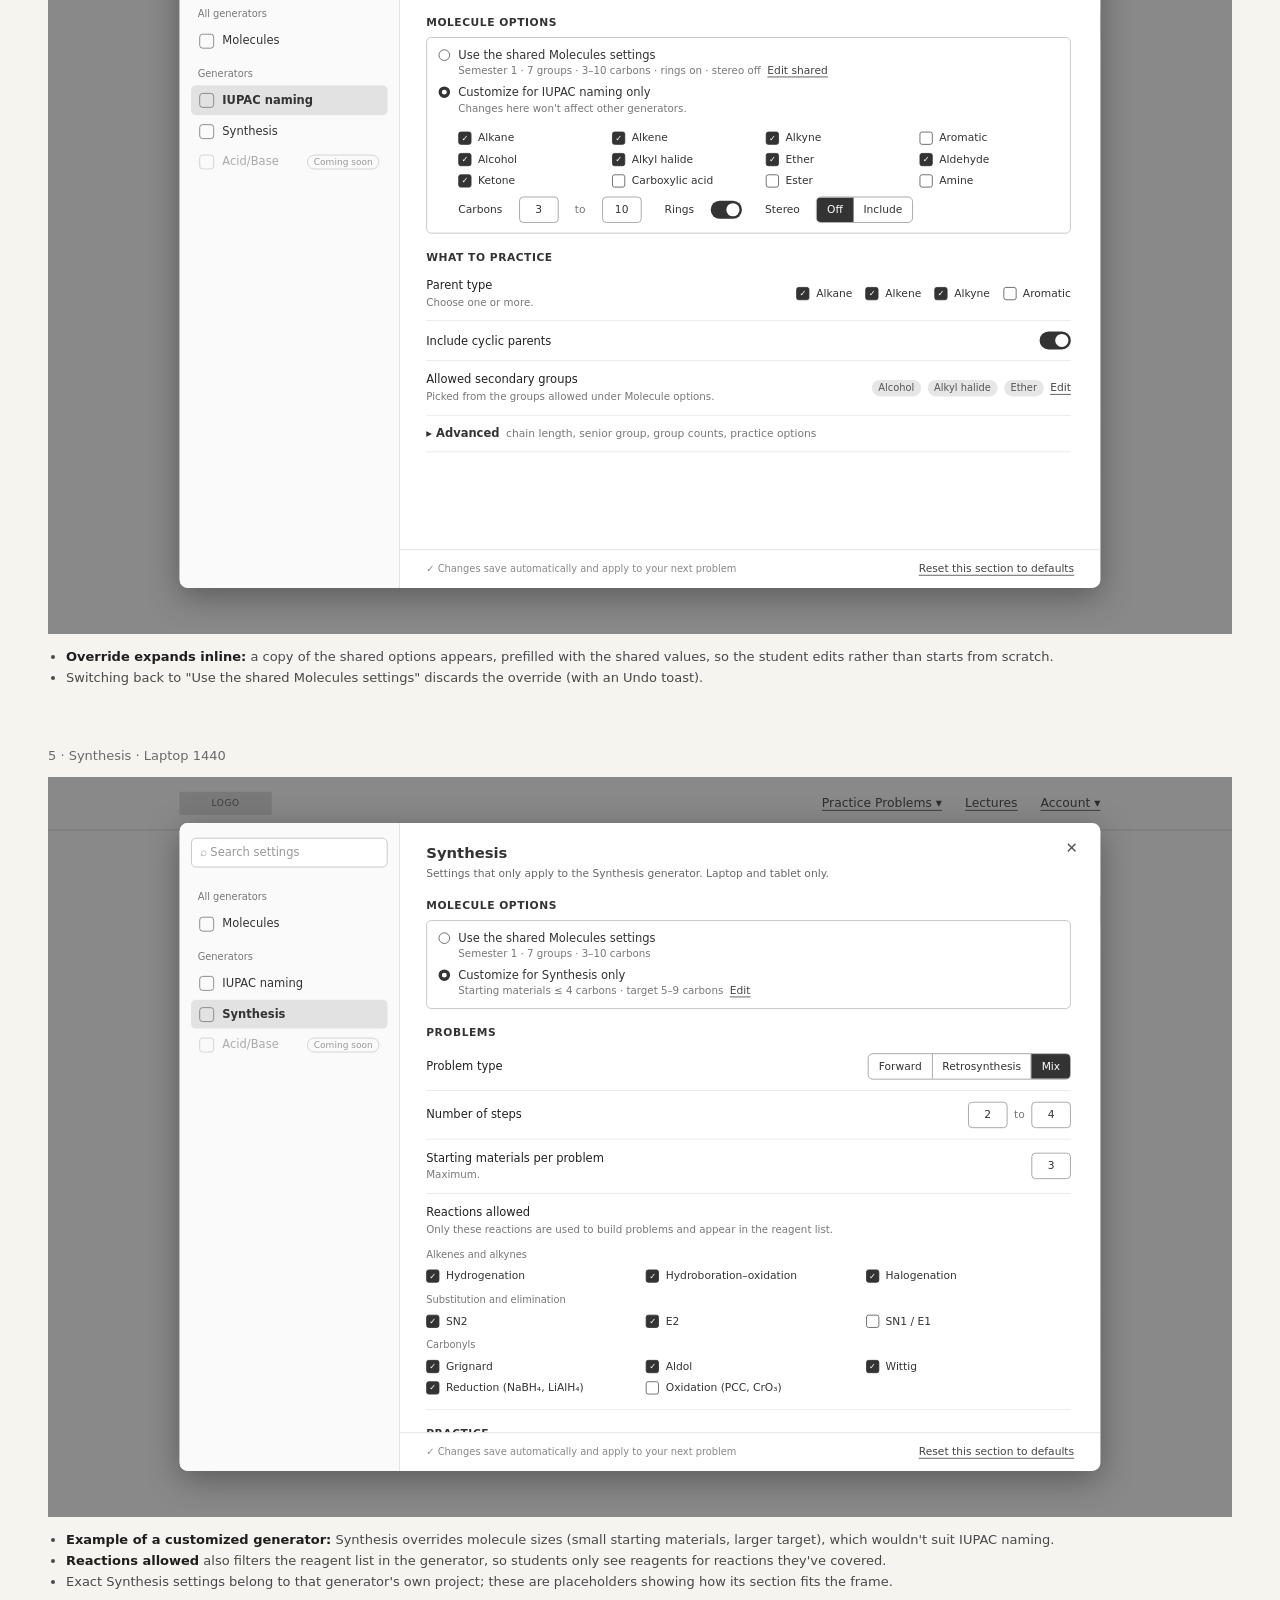
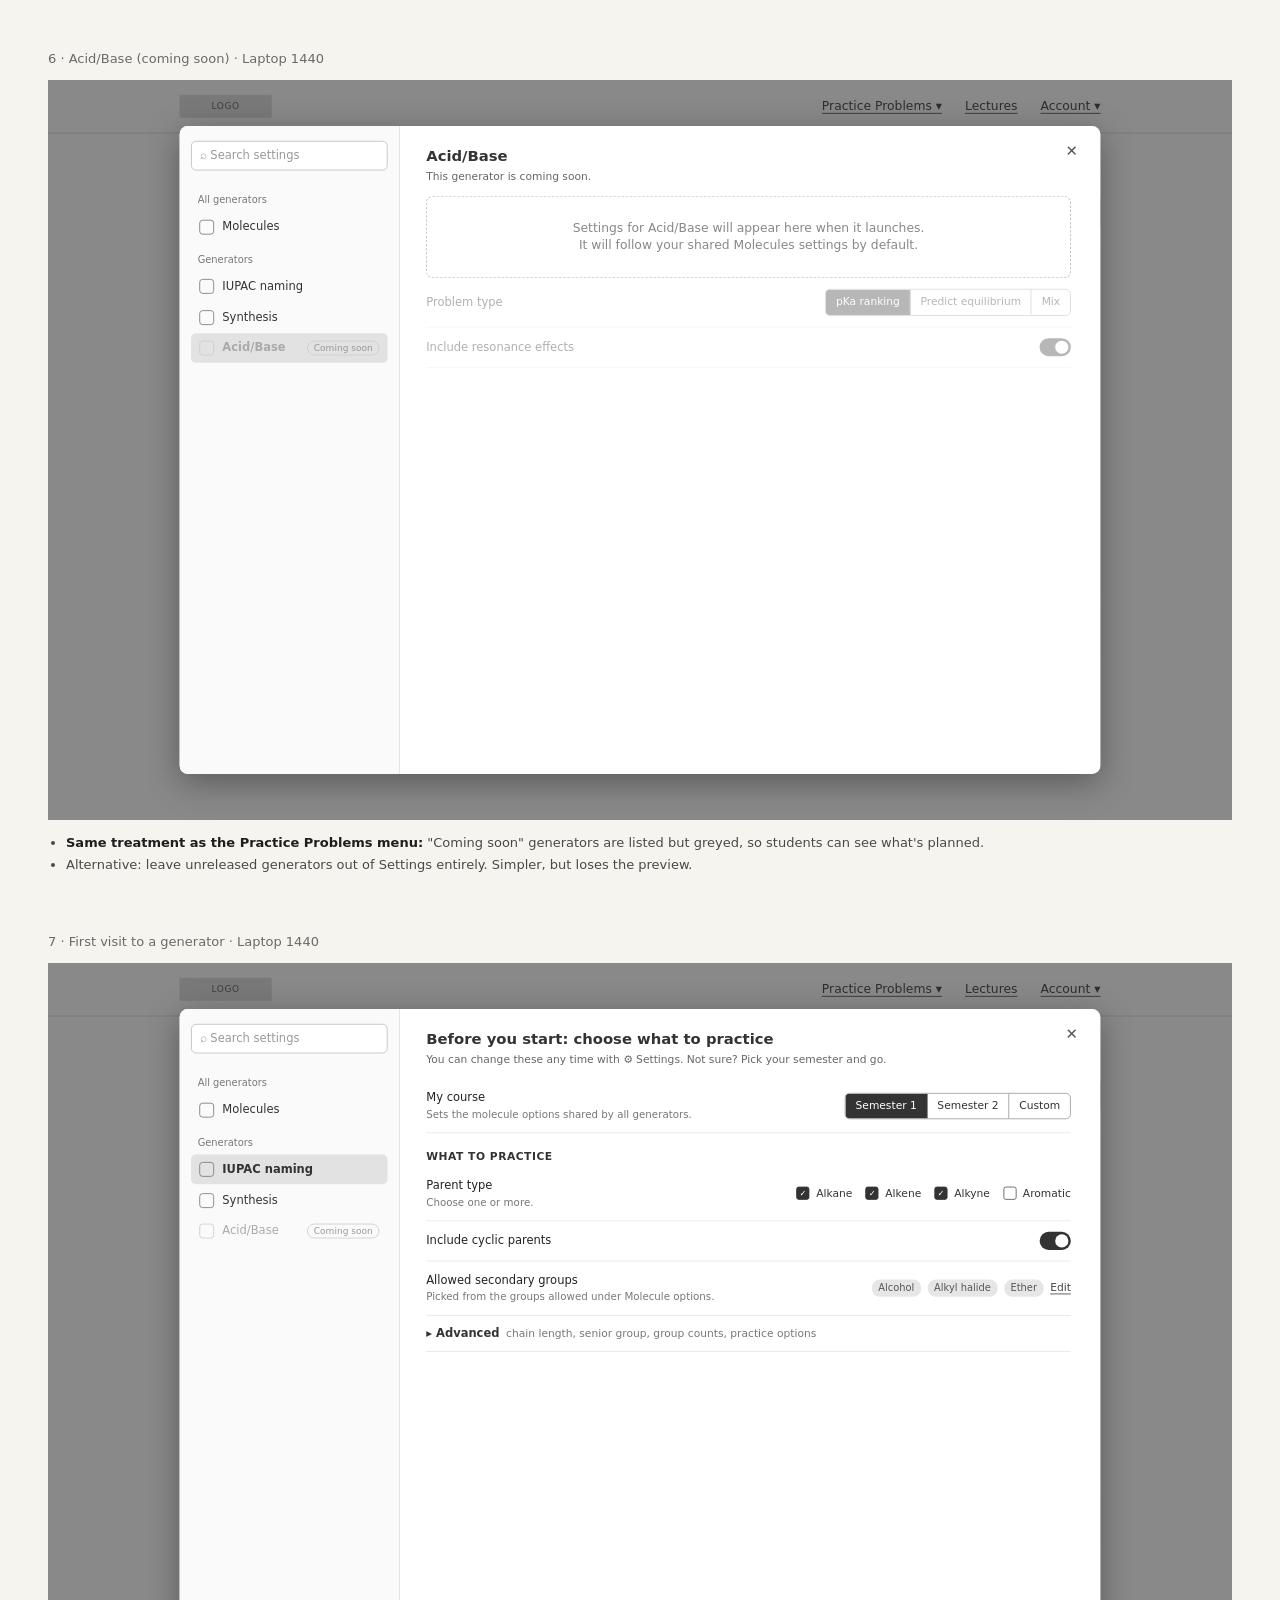
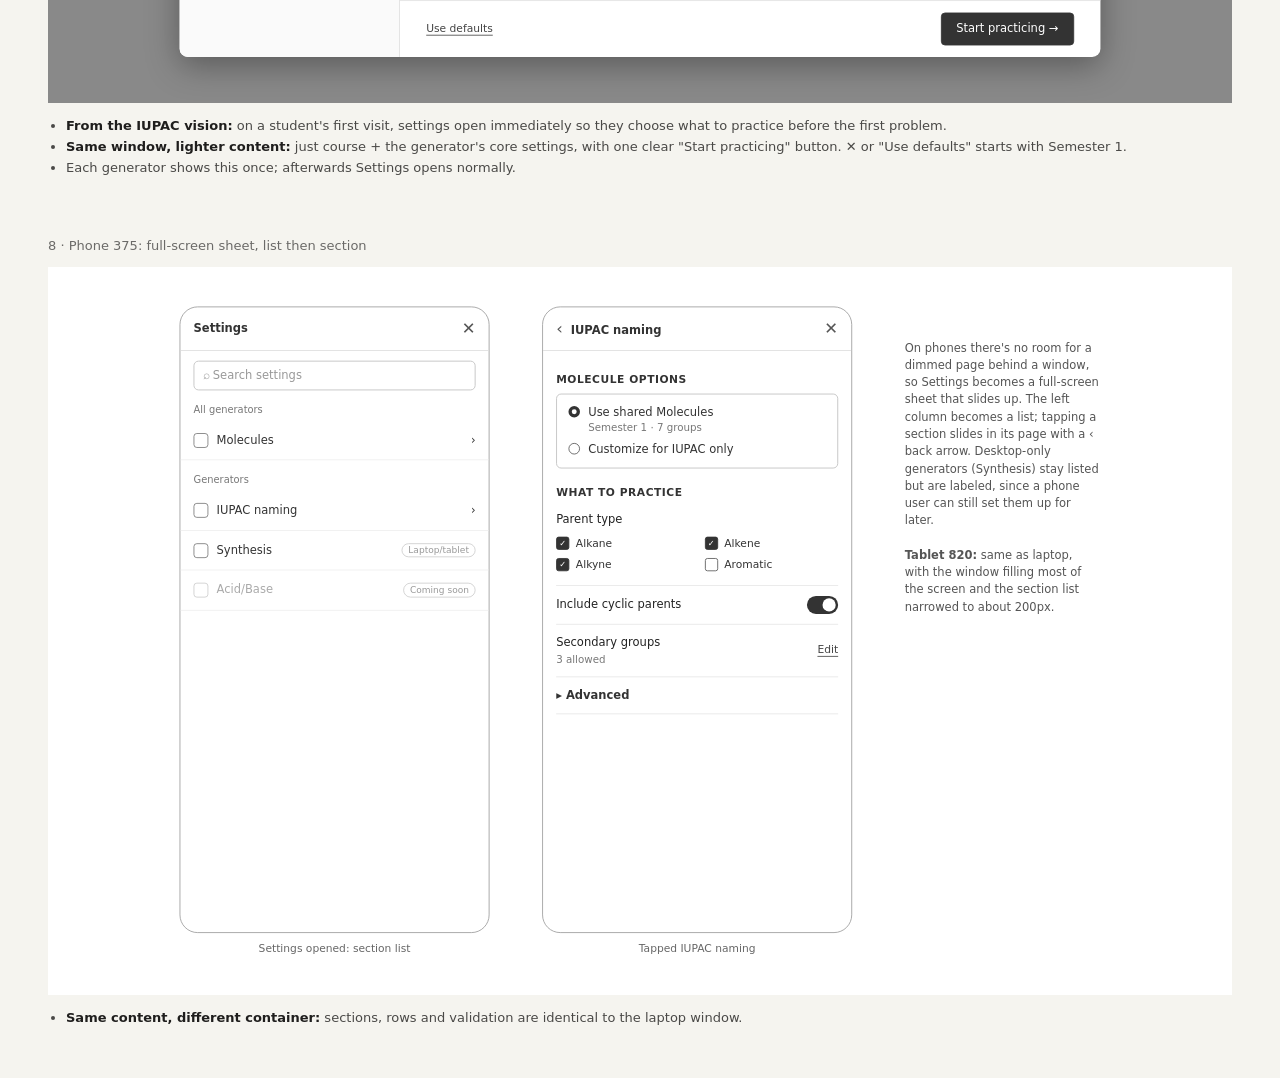
<file: Claude outputs/Orgo Helper settings wireframes.html>
<!DOCTYPE html>
<html lang="en">
<head>
<meta charset="utf-8">
<meta name="viewport" content="width=device-width, initial-scale=1">
<title>Orgo Helper settings · lo-fi wireframes</title>
<style>
html{background:#f5f4ef;color:#1f1e1d;font:14px/1.4 system-ui,-apple-system,"Segoe UI",sans-serif}
body{margin:0;padding:48px;display:flex;flex-direction:column;gap:56px}
@media (max-width:700px){body{padding:24px 16px}}
.intro{max-width:900px}
.intro h1{margin:0 0 8px;font-size:22px}
.intro p{margin:0 0 6px;color:#4a4947}
.board h2{margin:0 0 12px;font-size:13px;font-weight:500;color:#6b6a68}
.scaler{width:100%;max-width:1440px;overflow:hidden}
.frame{width:1440px;transform-origin:0 0;background:#fff;box-shadow:0 1px 3px rgba(0,0,0,.12)}
.notes{max-width:1100px;margin:14px 0 0;padding:0 0 0 18px;color:#4a4947;font-size:13px}
.notes li{margin:3px 0}
.notes b{color:#1f1e1d;font-weight:600}

/* ---- background site page (matches site wireframes) ---- */
.page{position:relative;height:900px;overflow:hidden;color:#333;font-size:15px;display:flex;flex-direction:column}
.hdr{display:flex;align-items:center;justify-content:space-between;height:64px;padding:0 160px;border-bottom:1px solid #d4d4d4;flex:none}
.logo{width:112px;height:28px;background:#dcdcdc;display:flex;align-items:center;justify-content:center;font-size:11px;letter-spacing:.06em;color:#555}
.nav{display:flex;gap:28px;align-items:center}
.nav span{text-decoration:underline;text-underline-offset:3px}
.body{padding:32px 160px;display:flex;flex-direction:column;gap:18px}
.crumb{font-size:13px;color:#555}
.ttl{display:flex;justify-content:space-between;align-items:center}
.h1{margin:0;font-size:40px;font-weight:700}
.gearbtn{height:38px;padding:0 14px;border:1px solid #888;border-radius:4px;display:inline-flex;align-items:center;gap:8px;font-size:14px;background:#fff}
.gearbtn.hot{outline:2px dashed #333;outline-offset:3px}
.ph{background:#ececec;border-radius:4px;display:flex;align-items:center;justify-content:center;color:#999;font-size:13px}
.scrim{position:absolute;inset:0;background:rgba(40,40,40,.55)}

/* ---- modal ---- */
.modal{position:absolute;left:160px;top:56px;width:1120px;height:788px;background:#fff;border-radius:10px;box-shadow:0 10px 40px rgba(0,0,0,.35);display:grid;grid-template-columns:268px 1fr;overflow:hidden}
.mnav{border-right:1px solid #e0e0e0;padding:18px 14px;display:flex;flex-direction:column;gap:2px;font-size:14px;background:#fafafa}
.srch{height:34px;border:1px solid #bdbdbd;border-radius:6px;display:flex;align-items:center;gap:8px;padding:0 10px;color:#999;margin-bottom:14px;background:#fff}
.grp{font-size:12px;color:#777;margin:12px 8px 4px}
.ni{display:flex;align-items:center;gap:10px;padding:8px 10px;border-radius:6px;color:#333}
.ni .ic{width:16px;height:16px;border:1.5px solid #777;border-radius:4px;flex:none}
.ni.sel{background:#e2e2e2;font-weight:600}
.ni.dim{color:#aaa}.ni.dim .ic{border-color:#ccc}
.ni .tag{margin-left:auto;font-size:11px;border:1px solid #ccc;border-radius:10px;padding:0 7px;color:#999;font-weight:400}
.ni .warn{margin-left:auto;width:18px;height:18px;border-radius:50%;background:#333;color:#fff;font-size:12px;font-weight:700;display:flex;align-items:center;justify-content:center}
.mbody{position:relative;display:flex;flex-direction:column;min-height:0}
.x{position:absolute;right:20px;top:16px;width:30px;height:30px;border-radius:6px;display:flex;align-items:center;justify-content:center;font-size:18px;color:#555}
.mscroll{flex:1;overflow:hidden;padding:24px 36px 24px 32px}
.mh{font-size:18px;font-weight:700;margin:0 0 4px}
.msub{font-size:13px;color:#666;margin:0 0 14px;max-width:640px}
.sh{font-size:13px;font-weight:700;margin:20px 0 2px;color:#333;text-transform:uppercase;letter-spacing:.05em}
.r{display:flex;justify-content:space-between;align-items:center;gap:24px;padding:13px 0;border-bottom:1px solid #e6e6e6}
.r .t{font-size:14px;color:#222}
.r .d{font-size:12.5px;color:#777;margin-top:2px}
.r.top{align-items:flex-start}
.r.err .t{font-weight:600}
.errtx{font-size:12.5px;color:#222;margin-top:4px;display:flex;gap:6px;align-items:center}
.errtx:before{content:"!";width:15px;height:15px;border-radius:50%;background:#333;color:#fff;font-size:10px;font-weight:700;display:inline-flex;align-items:center;justify-content:center}
.ctl{flex:none;display:flex;align-items:center;gap:8px}
.tg{width:38px;height:22px;border-radius:11px;background:#ccc;position:relative;display:inline-block}
.tg:after{content:"";position:absolute;top:3px;left:3px;width:16px;height:16px;border-radius:50%;background:#fff}
.tg.on{background:#333}.tg.on:after{left:19px}
.seg{display:inline-flex;border:1px solid #999;border-radius:6px;overflow:hidden;font-size:13px}
.seg span{padding:6px 12px;border-right:1px solid #999}.seg span:last-child{border-right:0}
.seg .on{background:#333;color:#fff}
.num{width:46px;height:30px;border:1px solid #999;border-radius:5px;display:inline-flex;align-items:center;justify-content:center;font-size:13px}
.num.bad{border:2px solid #333}
.dd{min-width:180px;height:32px;border:1px solid #999;border-radius:5px;display:inline-flex;align-items:center;justify-content:space-between;padding:0 10px;font-size:13px;gap:10px}
.dd.bad{border:2px solid #333}
.dash{color:#777;font-size:13px}
.box{width:14px;height:14px;border:1.5px solid #555;border-radius:3px;display:inline-flex;align-items:center;justify-content:center;font-size:10px;line-height:1;flex:none}
.box.on{background:#333;border-color:#333;color:#fff}
.cg{display:grid;grid-template-columns:repeat(4,1fr);gap:8px 18px;padding:10px 0 4px;font-size:13px}
.cg.c3{grid-template-columns:repeat(3,1fr)}
.cg label{display:flex;align-items:center;gap:8px}
.cg .h{grid-column:1/-1;font-size:12px;color:#777;margin-top:4px}
.lnk{text-decoration:underline;text-underline-offset:3px;color:#444;font-size:13px}
.card{border:1px solid #bdbdbd;border-radius:6px;padding:12px 14px;margin-top:8px;display:flex;flex-direction:column;gap:8px}
.rad{display:flex;align-items:flex-start;gap:10px;font-size:14px}
.rad .o{width:14px;height:14px;border-radius:50%;border:1.5px solid #555;flex:none;margin-top:2px;box-sizing:border-box}
.rad .o.on{border:4.5px solid #333}
.rad .d{font-size:12.5px;color:#777}
.adv{display:flex;align-items:center;gap:8px;padding:12px 0;border-bottom:1px solid #e6e6e6;font-size:14px;font-weight:600}
.banner{margin-right:40px;border:1px solid #999;background:#f0f0f0;border-radius:6px;padding:12px 14px;font-size:13.5px;margin-bottom:6px}
.banner b{display:block;font-size:14px;margin-bottom:3px}
.banner ul{margin:4px 0 0;padding-left:18px;color:#444}
.saved{font-size:12px;color:#888;display:flex;align-items:center;gap:6px}
.mfoot{border-top:1px solid #e0e0e0;padding:14px 32px;display:flex;justify-content:space-between;align-items:center;flex:none}
.btn{height:38px;padding:0 18px;border-radius:5px;display:inline-flex;align-items:center;font-size:14px;border:1px solid #888;color:#333;background:#fff}
.btn.pri{background:#333;border-color:#333;color:#fff}
.soon{border:1.5px dashed #bbb;border-radius:8px;padding:28px;text-align:center;color:#888;margin-top:10px}
.ghost{opacity:.35;pointer-events:none}
.pill{font-size:12px;background:#e6e6e6;border-radius:10px;padding:2px 8px;color:#555}

/* ---- phone ---- */
.phones{padding:48px 160px;display:flex;gap:64px;align-items:flex-start;background:#fff}
.phcol{display:flex;flex-direction:column;gap:10px;align-items:center}
.phcap{font-size:13px;color:#666}
.phone{width:375px;height:760px;border:1.5px solid #999;border-radius:22px;overflow:hidden;position:relative;display:flex;flex-direction:column;font-size:14px;color:#333}
.pbar{height:52px;border-bottom:1px solid #ddd;display:flex;align-items:center;justify-content:space-between;padding:0 16px;font-weight:700;flex:none}
.pbar .s{font-weight:400;font-size:20px;color:#555}
.plist .ni{padding:14px 16px;border-bottom:1px solid #eee;border-radius:0}
.plist .grp{margin:16px 16px 4px}
.pbody{padding:6px 16px;overflow:hidden}
.pbody .r{padding:12px 0}
.pbody .cg{grid-template-columns:1fr 1fr}
</style>
</head>
<body>
<div class="intro">
  <h1>Orgo Helper settings · lo-fi wireframes</h1>
  <p>One Settings window for the whole site, opened over the current page with the page dimmed behind it (a <b>modal dialog</b>, the same pattern as the Claude desktop app's Settings). Left column lists sections; the right side shows the selected section.</p>
  <p>Structure: <b>Molecules</b> holds the molecule options every generator shares. Each generator then has its own section for settings only it needs, and can either follow the shared molecule options or override them. Laptop 1440 boards, plus a phone board at the end.</p>
</div>
<div id="boards"></div>

<script>
// ---------- tiny UI helpers ----------
const box = on => `<span class="box ${on?'on':''}">${on?'✓':''}</span>`;
const tg  = on => `<span class="tg ${on?'on':''}"></span>`;
const seg = (opts, on) => `<span class="seg">${opts.map((o,i)=>`<span class="${i===on?'on':''}">${o}</span>`).join('')}</span>`;
const num = (v,bad) => `<span class="num ${bad?'bad':''}">${v}</span>`;
const range = (a,b,bad) => `${num(a)}<span class="dash">to</span>${num(b,bad)}`;
const dd  = (v,bad) => `<span class="dd ${bad?'bad':''}">${v}<span>▾</span></span>`;
const row = (t,d,ctl,cls='') => `<div class="r ${cls}"><div><div class="t">${t}</div>${d?`<div class="d">${d}</div>`:''}</div><div class="ctl">${ctl}</div></div>`;
const checks = (items, cls='', st='') => `<div class="cg ${cls}" style="${st}">${items.map(it=> it[0]==='#' ? `<div class="h">${it.slice(1)}</div>` : `<label>${box(it.endsWith('*'))}${it.replace('*','')}</label>`).join('')}</div>`;
const rad = (on,t,d) => `<div class="rad"><span class="o ${on?'on':''}"></span><div>${t}${d?`<div class="d">${d}</div>`:''}</div></div>`;

// ---------- background page ----------
function sitePage(gen='IUPAC naming', hot=false){
  return `<div class="hdr"><div class="logo">LOGO</div><div class="nav"><span>Practice Problems ▾</span><span>Lectures</span><span>Account ▾</span></div></div>
  <div class="body"><div class="crumb">Practice Problems / ${gen}</div>
    <div class="ttl"><h1 class="h1">${gen}</h1><span class="gearbtn ${hot?'hot':''}">⚙ Settings</span></div>
    <div class="ph" style="height:420px">Generator area (problem, answer box, score)</div>
    <div class="ph" style="height:60px">Footer</div></div>`;
}

// ---------- modal ----------
function mnav(sel, warn){
  const it = (k,label,extra='') => `<div class="ni ${k===sel?'sel':''} ${extra==='soon'?'dim':''}"><span class="ic"></span>${label}${extra==='soon'?'<span class="tag">Coming soon</span>':''}${warn===k?'<span class="warn">!</span>':''}</div>`;
  return `<div class="mnav"><div class="srch">⌕ Search settings</div>
    <div class="grp">All generators</div>${it('mol','Molecules')}
    <div class="grp">Generators</div>${it('iupac','IUPAC naming')}${it('syn','Synthesis')}${it('ab','Acid/Base','soon')}</div>`;
}
function modal(sel, content, {warn, foot}={}){
  return `<div class="modal">${mnav(sel,warn)}<div class="mbody"><span class="x">✕</span><div class="mscroll">${content}</div>${foot||''}</div></div>`;
}
const savedFoot = `<div class="mfoot"><span class="saved">✓ Changes save automatically and apply to your next problem</span><span class="lnk">Reset this section to defaults</span></div>`;

// ---------- section contents ----------
const FG_ALL = ['#Hydrocarbons','Alkane*','Alkene*','Alkyne*','Aromatic',
  '#Functional groups','Alcohol*','Alkyl halide*','Ether*','Thiol','Aldehyde','Ketone','Carboxylic acid','Ester','Amide','Amine','Nitrile','Acid chloride','Anhydride'];

const molecules = `
  <div class="mh">Molecules</div>
  <p class="msub">Shared by every generator. Pick what your course covers once, and IUPAC naming, Synthesis and future generators all use it, unless you customize a generator separately.</p>
  ${row('Course preset','Quick start: fills in the groups and sizes typical for that course. Changing anything below switches to Custom.', seg(['Semester 1','Semester 2','Custom'],0))}
  <div class="r top" style="display:block"><div style="display:flex;justify-content:space-between"><div><div class="t">Allowed structures and functional groups</div><div class="d">Generators only build molecules from what's checked.</div></div><span class="lnk">Select all · Clear</span></div>${checks(FG_ALL)}</div>
  ${row('Molecule size','Number of carbons in each molecule.', range(3,10))}
  ${row('Include rings','Cycloalkanes and other cyclic molecules.', tg(true))}
  ${row('Include heteroatoms in rings','Pyridine, furan, thiophene and similar. Needs Aromatic checked.', tg(false))}
  ${row('Stereochemistry','When included, answers must give correct R/S and E/Z.', seg(['Off','Include'],0))}
  <div class="sh" style="margin-top:22px">Used by</div>
  <div class="d" style="font-size:13px;color:#555;padding-top:6px">IUPAC naming (following these) · Synthesis (customized: <span class="lnk">view</span>) · Acid/Base (coming soon)</div>`;

const molCard = (custom) => `<div class="sh">Molecule options</div><div class="card">
  ${rad(!custom,'Use the shared Molecules settings','Semester 1 · 7 groups · 3–10 carbons · rings on · stereo off &nbsp;<span class="lnk">Edit shared</span>')}
  ${rad(custom,'Customize for IUPAC naming only','Changes here won\'t affect other generators.')}
  ${custom?`<div style="padding-left:24px">${checks(['Alkane*','Alkene*','Alkyne*','Aromatic','Alcohol*','Alkyl halide*','Ether*','Aldehyde*','Ketone*','Carboxylic acid','Ester','Amine'],'')}<div style="display:flex;gap:20px;font-size:13px;align-items:center;padding-top:6px">Carbons ${range(3,10)} &nbsp; Rings ${tg(true)} &nbsp; Stereo ${seg(['Off','Include'],0)}</div></div>`:''}
  </div>`;

const iupacCore = (bad) => `
  <div class="sh">What to practice</div>
  ${row('Parent type','Choose one or more.', `${checks(bad?['Alkane','Alkene','Alkyne*','Aromatic']:['Alkane*','Alkene*','Alkyne*','Aromatic'],'','grid-template-columns:repeat(4,auto);padding:0;gap:0 16px')}`)}
  ${row('Include cyclic parents','', tg(true))}
  ${row('Allowed secondary groups','Picked from the groups allowed under Molecule options.', `<span class="pill">Alcohol</span><span class="pill">Alkyl halide</span><span class="pill">Ether</span><span class="lnk">Edit</span>`)}`;

const iupacAdv = (open,bad) => open ? `
  <div class="adv">▾ Advanced</div>
  ${row('Parent chain length','Ring size for aromatic parents.', range(bad?4:3, bad?3:8, bad), bad?'err':'')}
  ${bad?'<div class="errtx" style="margin:-6px 0 6px">Minimum is larger than maximum.</div>':''}
  ${row('Most senior functional group','', dd(bad?'Carboxylic acid':'Any allowed', bad), bad?'err':'')}
  ${bad?'<div class="errtx" style="margin:-6px 0 6px">Carboxylic acid isn\'t in your allowed groups. <span class="lnk">Allow it</span></div>':''}
  ${row('Number of principal groups','', range(0,2))}
  ${row('Number of secondary groups','', range(0,2))}
  <div class="sh">Practice</div>
  ${row('Count skipped problems in my score','', tg(false))}
  ${row('Keyboard shortcuts','Enter submits · Enter again for next · S skips', tg(true))}`
  : `<div class="adv">▸ Advanced <span style="font-weight:400;color:#777;font-size:13px">chain length, senior group, group counts, practice options</span></div>`;

const iupac = (o={}) => `
  ${o.bad?`<div class="banner"><b>No molecules match these settings</b>Fix the highlighted settings below, or try:<ul><li>Lowering the minimum chain length</li><li>Choosing "Any allowed" for most senior group</li></ul></div>`:''}
  <div class="mh">IUPAC naming</div>
  <p class="msub">Settings that only apply to the IUPAC naming generator.</p>
  ${o.bad?'<div class="d" style="font-size:12.5px;color:#888;margin-bottom:-8px">(scrolled past Molecule options)</div>':molCard(o.custom)}
  ${iupacCore(o.bad)}
  ${iupacAdv(o.adv,o.bad)}`;

const synthesis = `
  <div class="mh">Synthesis</div>
  <p class="msub">Settings that only apply to the Synthesis generator. Laptop and tablet only.</p>
  <div class="sh">Molecule options</div><div class="card">
    ${rad(false,'Use the shared Molecules settings','Semester 1 · 7 groups · 3–10 carbons')}
    ${rad(true,'Customize for Synthesis only','Starting materials ≤ 4 carbons · target 5–9 carbons &nbsp;<span class="lnk">Edit</span>')}</div>
  <div class="sh">Problems</div>
  ${row('Problem type','', seg(['Forward','Retrosynthesis','Mix'],2))}
  ${row('Number of steps','', range(2,4))}
  ${row('Starting materials per problem','Maximum.', num(3))}
  <div class="r top" style="display:block"><div class="t">Reactions allowed</div><div class="d">Only these reactions are used to build problems and appear in the reagent list.</div>
  ${checks(['#Alkenes and alkynes','Hydrogenation*','Hydroboration–oxidation*','Halogenation*','#Substitution and elimination','SN2*','E2*','SN1 / E1','#Carbonyls','Grignard*','Aldol*','Wittig*','Reduction (NaBH₄, LiAlH₄)*','Oxidation (PCC, CrO₃)'],'c3')}</div>
  <div class="sh">Practice</div>
  ${row('Show hints after a wrong reagent','', tg(false))}`;

const acidbase = `
  <div class="mh">Acid/Base</div>
  <p class="msub">This generator is coming soon.</p>
  <div class="soon">Settings for Acid/Base will appear here when it launches.<br>It will follow your shared Molecules settings by default.</div>
  <div class="ghost">${row('Problem type','', seg(['pKa ranking','Predict equilibrium','Mix'],0))}${row('Include resonance effects','', tg(true))}</div>`;

const firstVisit = `
  <div class="mh">Before you start: choose what to practice</div>
  <p class="msub">You can change these any time with ⚙ Settings. Not sure? Pick your semester and go.</p>
  ${row('My course','Sets the molecule options shared by all generators.', seg(['Semester 1','Semester 2','Custom'],0))}
  ${iupacCore(false)}
  ${iupacAdv(false)}`;
const firstFoot = `<div class="mfoot"><span class="lnk">Use defaults</span><span class="btn pri">Start practicing →</span></div>`;

// ---------- phone ----------
const phoneList = `<div class="phone"><div class="pbar"><span>Settings</span><span class="s">✕</span></div><div class="plist">
  <div class="srch" style="margin:12px 16px 0">⌕ Search settings</div>
  <div class="grp">All generators</div><div class="ni"><span class="ic"></span>Molecules<span style="margin-left:auto">›</span></div>
  <div class="grp">Generators</div><div class="ni"><span class="ic"></span>IUPAC naming<span style="margin-left:auto">›</span></div>
  <div class="ni"><span class="ic"></span>Synthesis<span class="tag" style="margin-left:auto;font-size:11px;color:#999">Laptop/tablet</span></div>
  <div class="ni dim"><span class="ic"></span>Acid/Base<span class="tag">Coming soon</span></div></div></div>`;
const phoneSec = `<div class="phone"><div class="pbar"><span><span class="s">‹</span>&nbsp; IUPAC naming</span><span class="s">✕</span></div><div class="pbody">
  <div class="sh">Molecule options</div><div class="card">${rad(true,'Use shared Molecules','Semester 1 · 7 groups')}${rad(false,'Customize for IUPAC only')}</div>
  <div class="sh">What to practice</div>
  <div class="r top" style="display:block"><div class="t">Parent type</div>${checks(['Alkane*','Alkene*','Alkyne*','Aromatic'])}</div>
  ${row('Include cyclic parents','', tg(true))}
  ${row('Secondary groups','3 allowed', '<span class="lnk">Edit</span>')}
  <div class="adv">▸ Advanced</div></div></div>`;

// ---------- boards ----------
const page = (bg, m) => `<div class="page">${bg}<div class="scrim"></div>${m}</div>`;
const screens = [
{
  title:'1 · Molecules (shared by all generators)',
  html: page(sitePage('IUPAC naming', true), modal('mol', molecules, {foot:savedFoot})),
  notes:[
    '<b>Opening it:</b> the ⚙ Settings button on every generator page (dashed outline), and "Settings" in the Account ▾ menu. From a generator page it opens straight to that generator\'s section; from Account it opens to Molecules.',
    '<b>Closing it:</b> ✕, the Esc key, or clicking the dimmed page. The page behind stays where it was, so a student mid-session doesn\'t lose their place.',
    '<b>Saves automatically</b>, like the Claude app: no Save button. Changes take effect on the next problem, never the one on screen.',
    '<b>Course preset</b> is the one-click "Semester 1 / Semester 2" idea from the IUPAC vision, moved up so it sets every generator at once.',
    '<b>Open question:</b> stereochemistry sits here because it affects all generators, but the IUPAC vision lists it as undecided for the MVP. It could start hidden.',
  ]
},
{
  title:'2 · IUPAC naming: default view',
  html: page(sitePage('IUPAC naming'), modal('iupac', iupac({}), {foot:savedFoot})),
  notes:[
    '<b>Follow or override:</b> each generator starts on "Use the shared Molecules settings" with a one-line summary. Most students never need more.',
    '<b>Core first, Advanced collapsed:</b> matches the IUPAC vision (parent type and allowed groups up front; chain length, senior group and counts under Advanced).',
    '<b>Secondary groups</b> are picked only from groups allowed under Molecule options, so the two lists can\'t contradict each other.',
  ]
},
{
  title:'3 · IUPAC naming: Advanced open, settings conflict',
  html: page(sitePage('IUPAC naming'), modal('iupac', iupac({custom:false, adv:true, bad:true}), {warn:'iupac', foot:savedFoot})),
  notes:[
    '<b>Validation:</b> impossible combinations get a summary banner with suggestions, plus an inline message under each bad field. The nav item gets a "!" so the problem is visible from any section.',
    '<b>No silent breakage:</b> while a conflict exists the generator keeps using the last valid settings, and closing the window shows "Your last working settings are still in use".',
    '<b>Quick fixes</b> such as "Allow it" fix the conflict in one click.',
    'In the real window this content scrolls; the board shows it cropped.',
  ]
},
{
  title:'4 · IUPAC naming: "Customize for IUPAC naming only" selected',
  html: page(sitePage('IUPAC naming'), modal('iupac', iupac({custom:true}), {foot:savedFoot})),
  notes:[
    '<b>Override expands inline:</b> a copy of the shared options appears, prefilled with the shared values, so the student edits rather than starts from scratch.',
    'Switching back to "Use the shared Molecules settings" discards the override (with an Undo toast).',
  ]
},
{
  title:'5 · Synthesis',
  html: page(sitePage('Synthesis'), modal('syn', synthesis, {foot:savedFoot})),
  notes:[
    '<b>Example of a customized generator:</b> Synthesis overrides molecule sizes (small starting materials, larger target), which wouldn\'t suit IUPAC naming.',
    '<b>Reactions allowed</b> also filters the reagent list in the generator, so students only see reagents for reactions they\'ve covered.',
    'Exact Synthesis settings belong to that generator\'s own project; these are placeholders showing how its section fits the frame.',
  ]
},
{
  title:'6 · Acid/Base (coming soon)',
  html: page(sitePage('IUPAC naming'), modal('ab', acidbase, {})),
  notes:[
    '<b>Same treatment as the Practice Problems menu:</b> "Coming soon" generators are listed but greyed, so students can see what\'s planned.',
    'Alternative: leave unreleased generators out of Settings entirely. Simpler, but loses the preview.',
  ]
},
{
  title:'7 · First visit to a generator',
  html: page(sitePage('IUPAC naming'), modal('iupac', firstVisit, {foot:firstFoot})),
  notes:[
    '<b>From the IUPAC vision:</b> on a student\'s first visit, settings open immediately so they choose what to practice before the first problem.',
    '<b>Same window, lighter content:</b> just course + the generator\'s core settings, with one clear "Start practicing" button. ✕ or "Use defaults" starts with Semester 1.',
    'Each generator shows this once; afterwards Settings opens normally.',
  ]
},
];

const root = document.getElementById('boards');
root.style.cssText = 'display:flex;flex-direction:column;gap:56px';
screens.forEach(s=>{
  const b = document.createElement('section'); b.className='board';
  b.innerHTML = `<h2>${s.title} · Laptop 1440</h2><div class="scaler"><div class="frame">${s.html}</div></div><ul class="notes">${s.notes.map(n=>`<li>${n}</li>`).join('')}</ul>`;
  root.appendChild(b);
});
// phone board
const pb = document.createElement('section'); pb.className='board';
pb.innerHTML = `<h2>8 · Phone 375: full-screen sheet, list then section</h2><div class="scaler"><div class="frame"><div class="phones">
  <div class="phcol">${phoneList}<span class="phcap">Settings opened: section list</span></div>
  <div class="phcol">${phoneSec}<span class="phcap">Tapped IUPAC naming</span></div>
  <div style="max-width:300px;font-size:14px;color:#555;line-height:1.5;padding-top:40px">On phones there's no room for a dimmed page behind a window, so Settings becomes a full-screen sheet that slides up. The left column becomes a list; tapping a section slides in its page with a ‹ back arrow. Desktop-only generators (Synthesis) stay listed but are labeled, since a phone user can still set them up for later.<br><br><b>Tablet 820:</b> same as laptop, with the window filling most of the screen and the section list narrowed to about 200px.</div>
</div></div></div><ul class="notes"><li><b>Same content, different container:</b> sections, rows and validation are identical to the laptop window.</li></ul>`;
root.appendChild(pb);

function fit(){
  document.querySelectorAll('.scaler').forEach(sc=>{
    const f = sc.firstElementChild, k = Math.min(1, sc.clientWidth/1440);
    f.style.transform = `scale(${k})`; sc.style.height = (f.offsetHeight*k)+'px';
  });
}
addEventListener('resize', fit); addEventListener('load', fit); fit();
</script>
</body>
</html>
</file>
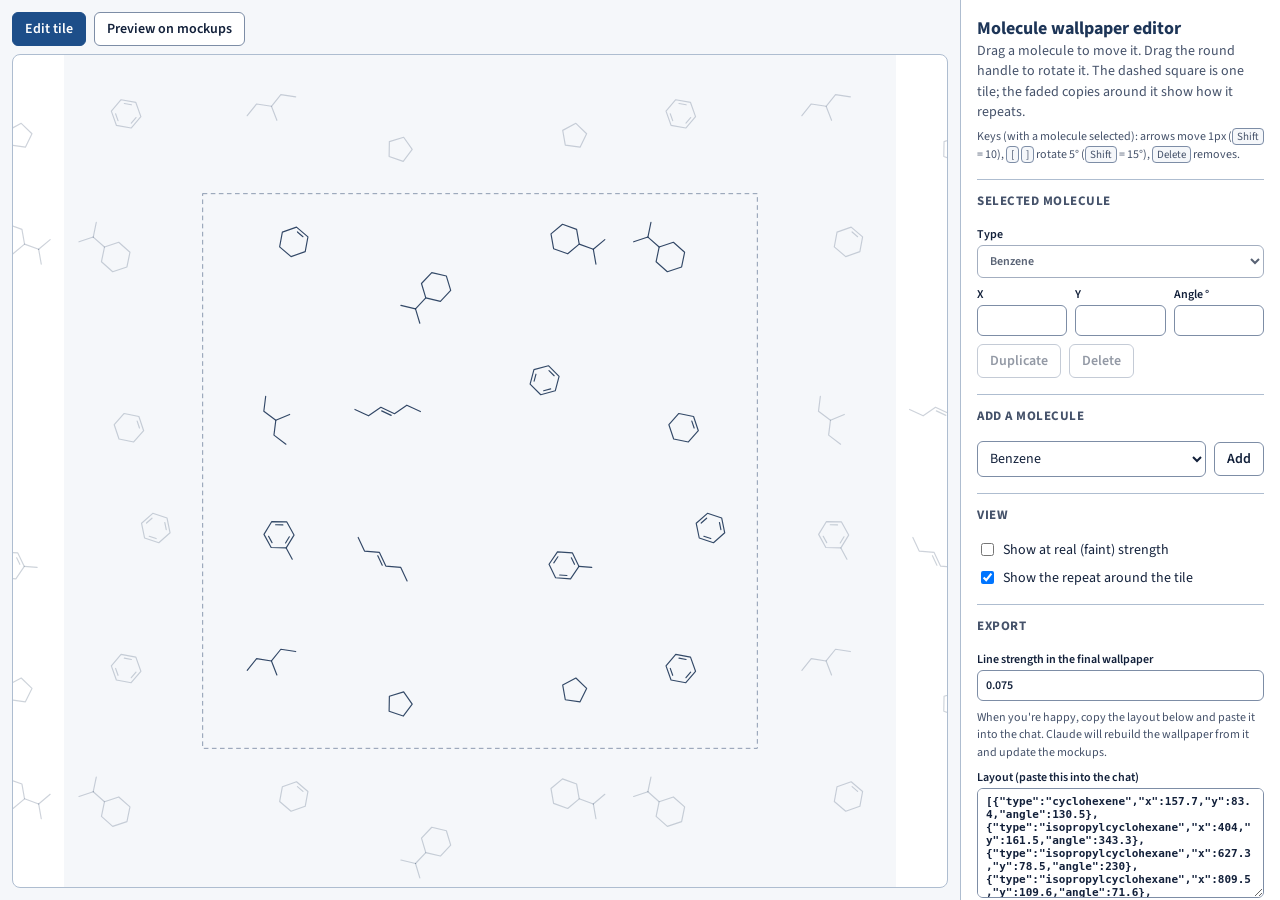
<file: Claude outputs/wallpaper-editor.html>
<!doctype html>
<html lang="en">
<head>
<meta charset="utf-8">
<meta name="viewport" content="width=device-width, initial-scale=1">
<title>Molecule wallpaper editor</title>
<link rel="stylesheet" href="https://fonts.googleapis.com/css2?family=Kalam:wght@400;700&family=Source+Sans+3:wght@400;600;700&display=swap">
<style>
  :root { --navy:#12203a; --heading:#1d3557; --muted:#45526a; --brand:#1d4e89; --surface:#f5f7fa; --raised:#ffffff; --mist:#aebdd0; --line:#7d8da6; }
  * { box-sizing: border-box; }
  body { margin: 0; font-family: "Source Sans 3", system-ui, -apple-system, "Segoe UI", sans-serif; font-size: 14px; color: var(--navy); background: var(--surface); }
  .app { display: flex; height: 100vh; }
  .stage { flex: 1; min-width: 0; display: flex; flex-direction: column; gap: 8px; padding: 12px; }
  .toolbar { display: flex; flex-wrap: wrap; gap: 8px; align-items: center; }
  .toolbar button[aria-pressed="true"] { background: var(--brand); border-color: var(--brand); color: #fff; }
  .toolbar select { width: auto; }
  .stage svg { flex: 1; min-height: 0; width: 100%; background: var(--raised); border: 1px solid var(--mist); border-radius: 8px; touch-action: none; user-select: none; }
  #preview { flex: 1; min-height: 0; overflow: auto; background: #dfe5ee; border: 1px solid var(--mist); border-radius: 8px; padding: 12px; }
  #previewBox { position: relative; margin: 0 auto; }
  #previewHost { position: absolute; top: 0; left: 0; transform-origin: top left; pointer-events: none; box-shadow: 0 1px 4px rgba(18,32,58,.15); }
  [hidden] { display: none !important; }
  .panel { width: 320px; flex: none; overflow-y: auto; padding: 16px; background: var(--raised); border-left: 1px solid var(--mist); display: flex; flex-direction: column; gap: 16px; }
  h1 { margin: 0; font-size: 18px; color: var(--heading); }
  h2 { margin: 0 0 8px; font-size: 13px; text-transform: uppercase; letter-spacing: .04em; color: var(--muted); }
  p { margin: 0; color: var(--muted); line-height: 1.45; }
  section { display: flex; flex-direction: column; gap: 8px; padding-top: 12px; border-top: 1px solid var(--mist); }
  .row { display: flex; gap: 8px; align-items: center; }
  .grid3 { display: grid; grid-template-columns: repeat(3, minmax(0, 1fr)); gap: 8px; }
  label { display: flex; flex-direction: column; gap: 2px; font-size: 12px; font-weight: 600; }
  label.check { flex-direction: row; align-items: center; gap: 6px; font-weight: 400; font-size: 14px; }
  input[type=number], select, textarea { font: inherit; border: 1px solid var(--line); border-radius: 6px; padding: 6px 8px; background: #fff; color: var(--navy); width: 100%; }
  textarea { font-family: ui-monospace, Menlo, Consolas, monospace; font-size: 11px; height: 110px; resize: vertical; }
  button { font: inherit; font-weight: 600; height: 34px; padding: 0 12px; border-radius: 6px; border: 1px solid var(--line); background: #fff; color: var(--navy); cursor: pointer; }
  button.primary { background: var(--brand); border-color: var(--brand); color: #fff; }
  button:disabled { opacity: .45; cursor: not-allowed; }
  .muted { color: var(--muted); font-size: 12px; }
  kbd { font: inherit; font-size: 11px; border: 1px solid var(--line); border-radius: 4px; padding: 0 4px; background: var(--surface); }
  .status { min-height: 18px; font-size: 12px; color: var(--brand); }
</style>
</head>
<body>
<div class="app">
  <div class="stage">
    <div class="toolbar" role="toolbar" aria-label="View">
      <button id="tabEdit" aria-pressed="true">Edit tile</button>
      <button id="tabPreview" aria-pressed="false">Preview on mockups</button>
      <span id="previewCtl" hidden style="display: inline-flex; gap: 8px; align-items: center;">
        <label class="check" style="font-size: 13px;">Page <select id="pvPage"><option value="home">Home</option><option value="signin">Sign in</option><option value="generator">Generator page</option></select></label>
        <label class="check" style="font-size: 13px;">Size <select id="pvSize"><option value="laptop">Laptop 1440</option><option value="phone">Phone 375</option></select></label>
        <label class="check" style="font-size: 13px;"><input id="pvFit" type="checkbox" checked> Fit to window</label>
      </span>
    </div>
    <svg id="stage" viewBox="-240 -240 1440 1440" role="img" aria-label="Wallpaper tile editor"></svg>
    <div id="preview" hidden><div id="previewBox"><div id="previewHost"></div></div></div>
  </div>
  <aside class="panel">
    <div>
      <h1>Molecule wallpaper editor</h1>
      <p>Drag a molecule to move it. Drag the round handle to rotate it. The dashed square is one tile; the faded copies around it show how it repeats.</p>
      <p class="muted" style="margin-top:6px">Keys (with a molecule selected): arrows move 1px (<kbd>Shift</kbd> = 10), <kbd>[</kbd> <kbd>]</kbd> rotate 5° (<kbd>Shift</kbd> = 15°), <kbd>Delete</kbd> removes.</p>
    </div>

    <section>
      <h2>Selected molecule</h2>
      <label>Type <select id="selType"></select></label>
      <div class="grid3">
        <label>X <input id="selX" type="number" step="1"></label>
        <label>Y <input id="selY" type="number" step="1"></label>
        <label>Angle ° <input id="selA" type="number" step="1"></label>
      </div>
      <div class="row">
        <button id="btnDup">Duplicate</button>
        <button id="btnDel">Delete</button>
      </div>
    </section>

    <section>
      <h2>Add a molecule</h2>
      <div class="row">
        <select id="addType"></select>
        <button id="btnAdd">Add</button>
      </div>
    </section>

    <section>
      <h2>View</h2>
      <label class="check"><input id="chkReal" type="checkbox"> Show at real (faint) strength</label>
      <label class="check"><input id="chkRepeat" type="checkbox" checked> Show the repeat around the tile</label>
    </section>

    <section>
      <h2>Export</h2>
      <label>Line strength in the final wallpaper <input id="expOpacity" type="number" min="0.01" max="1" step="0.005" value="0.075"></label>
      <p class="muted">When you're happy, copy the layout below and paste it into the chat. Claude will rebuild the wallpaper from it and update the mockups.</p>
      <label>Layout (paste this into the chat)
        <textarea id="outJson" readonly></textarea>
      </label>
      <div class="row">
        <button class="primary" id="btnCopyJson">Copy layout</button>
        <button id="btnLoad">Load pasted layout</button>
      </div>
      <label>Wallpaper SVG (optional)
        <textarea id="outSvg" readonly></textarea>
      </label>
      <div class="row"><button id="btnCopySvg">Copy SVG</button></div>
      <div class="status" id="status" role="status"></div>
    </section>
  </aside>
</div>

<script>
const TILE = 960, R = 26, NS = "http://www.w3.org/2000/svg";
const INITIAL = [{"type": "cyclohexene", "x": 157.7, "y": 83.4, "angle": 130.5}, {"type": "isopropylcyclohexane", "x": 404.0, "y": 161.5, "angle": 343.3}, {"type": "isopropylcyclohexane", "x": 627.3, "y": 78.5, "angle": 230.0}, {"type": "isopropylcyclohexane", "x": 809.5, "y": 109.6, "angle": 71.6}, {"type": "methylpentane", "x": 120.6, "y": 394.7, "angle": 67.1}, {"type": "hexene", "x": 320.2, "y": 375.3, "angle": 175.3}, {"type": "benzene", "x": 591.8, "y": 322.9, "angle": 194.8}, {"type": "cyclohexene", "x": 832.4, "y": 405.1, "angle": 161.5}, {"type": "toluene", "x": 132.1, "y": 590.3, "angle": 271.4}, {"type": "hexene", "x": 311.5, "y": 632.7, "angle": 215.1}, {"type": "toluene", "x": 625.4, "y": 643.3, "angle": 214.2}, {"type": "benzene", "x": 878.9, "y": 578.7, "angle": 228.4}, {"type": "methylpentane", "x": 116.7, "y": 802.7, "angle": 158.8}, {"type": "cyclopentane", "x": 340.7, "y": 883.1, "angle": 289.0}, {"type": "cyclopentane", "x": 642.9, "y": 860.1, "angle": 278.0}, {"type": "benzene", "x": 827.5, "y": 821.9, "angle": 160.4}];

// ---------- molecule geometry (local coordinates, centred on 0,0) ----------
const rad = d => d * Math.PI / 180;
const hexv = (r = R, rot = 0, n = 6) => Array.from({ length: n }, (_, i) => [r * Math.cos(rad(rot + 90 + 360 / n * i)), r * Math.sin(rad(rot + 90 + 360 / n * i))]);
const inner = (pts, idxs, k = 0.76) => idxs.map(i => {
  const a = pts[i].map(v => v * k), b = pts[(i + 1) % pts.length].map(v => v * k);
  return [[[a[0] + (b[0] - a[0]) * .18, a[1] + (b[1] - a[1]) * .18], [a[0] + (b[0] - a[0]) * .82, a[1] + (b[1] - a[1]) * .82]], false];
});
const zig = n => { const p = Array.from({ length: n }, (_, i) => [i * 22.5, i % 2 ? 13 : 0]); const cx = p.reduce((s, q) => s + q[0], 0) / n; return p.map(([x, y]) => [x - cx, y - 6.5]); };
const dbl = (p, i, side) => { const a = p[i], b = p[i + 1], dx = b[0] - a[0], dy = b[1] - a[1], L = Math.hypot(dx, dy), nx = -dy / L * 5 * side, ny = dx / L * 5 * side;
  return [[[a[0] + nx + dx * .15, a[1] + ny + dy * .15], [b[0] + nx - dx * .15, b[1] + ny - dy * .15]], false]; };
const TEMPLATES = {
  benzene: () => { const p = hexv(); return [[p, true], ...inner(p, [0, 2, 4])]; },
  toluene: () => { const p = hexv(), v = p[1]; return [[p, true], ...inner(p, [2, 4, 0]), [[v, [v[0] * 1.85, v[1] * 1.85]], false]]; },
  isopropylcyclohexane: () => {
    const p = hexv(), v = p[1], L = Math.hypot(v[0], v[1]), u = [v[0] / L, v[1] / L];
    const c = [v[0] + u[0] * 26, v[1] + u[1] * 26];
    const turn = d => [u[0] * Math.cos(rad(d)) - u[1] * Math.sin(rad(d)), u[0] * Math.sin(rad(d)) + u[1] * Math.cos(rad(d))];
    const m1 = turn(60), m2 = turn(-60);
    return [[p, true], [[v, c], false], [[c, [c[0] + m1[0] * 26, c[1] + m1[1] * 26]], false], [[c, [c[0] + m2[0] * 26, c[1] + m2[1] * 26]], false]];
  },
  cyclohexene: () => { const p = hexv(); return [[p, true], ...inner(p, [1])]; },
  cyclopentane: () => [[hexv(22, -90, 5), true]],
  hexene: () => { const z = zig(6); return [[z, false], dbl(z, 2, -1)]; },
  methylpentane: () => { const z = zig(5), b = z[2]; return [[z, false], [[b, [b[0], b[1] - 26]], false]]; },
};
const LABELS = { benzene: "Benzene", toluene: "Toluene", isopropylcyclohexane: "Isopropylcyclohexane", cyclohexene: "Cyclohexene", cyclopentane: "Cyclopentane", hexene: "Hex-3-ene", methylpentane: "3-Methylpentane" };
const pathD = ([pts, closed]) => "M" + pts.map(([x, y]) => `${x.toFixed(1)} ${y.toFixed(1)}`).join(" L") + (closed ? " Z" : "");
const molPaths = type => TEMPLATES[type]().map(pathD);

// ---------- state ----------
let mols = INITIAL.map((m, i) => ({ id: i + 1, ...m }));
let nextId = mols.length + 1, selected = null, drag = null;
const svg = document.getElementById("stage");
const $ = id => document.getElementById(id);
const wrap = v => ((v % TILE) + TILE) % TILE;

function el(name, attrs = {}, parent) { const e = document.createElementNS(NS, name); for (const k in attrs) e.setAttribute(k, attrs[k]); if (parent) parent.appendChild(e); return e; }
function svgPoint(evt) { const p = svg.createSVGPoint(); p.x = evt.clientX; p.y = evt.clientY; return p.matrixTransform(svg.getScreenCTM().inverse()); }

function render() {
  svg.innerHTML = "";
  const real = $("chkReal").checked, repeat = $("chkRepeat").checked;
  const op = real ? Number($("expOpacity").value) || 0.075 : 0.9;
  el("rect", { x: -240, y: -240, width: 1440, height: 1440, fill: "#f5f7fa" }, svg);
  if (repeat) {
    const ghost = el("g", { fill: "none", stroke: "#1d3557", "stroke-opacity": real ? op : 0.22, "stroke-width": 2, "stroke-linecap": "round", "stroke-linejoin": "round", "pointer-events": "none" }, svg);
    for (const dx of [-TILE, 0, TILE]) for (const dy of [-TILE, 0, TILE]) {
      if (!dx && !dy) continue;
      for (const m of mols) { const g = el("g", { transform: `translate(${m.x + dx} ${m.y + dy}) rotate(${m.angle})` }, ghost); molPaths(m.type).forEach(d => el("path", { d }, g)); }
    }
  }
  el("rect", { x: 0, y: 0, width: TILE, height: TILE, fill: "none", stroke: "#7d8da6", "stroke-dasharray": "8 6", "stroke-width": 1.5, "pointer-events": "none" }, svg);
  const layer = el("g", { "stroke-linecap": "round", "stroke-linejoin": "round", fill: "none" }, svg);
  for (const m of mols) {
    const isSel = selected === m.id;
    const g = el("g", { transform: `translate(${m.x} ${m.y}) rotate(${m.angle})`, style: "cursor: move" }, layer);
    el("circle", { r: 44, fill: isSel ? "rgba(29,78,137,0.08)" : "transparent", stroke: isSel ? "#1d4e89" : "none", "stroke-dasharray": "4 4" }, g);
    const stroke = isSel ? "#1d4e89" : "#1d3557";
    molPaths(m.type).forEach(d => el("path", { d, stroke, "stroke-opacity": isSel ? 1 : op, "stroke-width": isSel ? 2.5 : 2 }, g));
    g.addEventListener("pointerdown", e => startDrag(e, m, "move"));
    if (isSel) {
      el("line", { x1: 0, y1: -44, x2: 0, y2: -64, stroke: "#1d4e89", "stroke-width": 1.5 }, g);
      const h = el("circle", { cx: 0, cy: -70, r: 9, fill: "#1d4e89", stroke: "#fff", "stroke-width": 2, style: "cursor: grab" }, g);
      h.addEventListener("pointerdown", e => { e.stopPropagation(); startDrag(e, m, "rotate"); });
    }
  }
  syncPanel(); syncExport();
}

function startDrag(e, m, mode) {
  e.preventDefault(); selected = m.id;
  const p = svgPoint(e);
  drag = { mode, id: m.id, ox: p.x - m.x, oy: p.y - m.y };
  svg.setPointerCapture(e.pointerId);
  render();
}
svg.addEventListener("pointermove", e => {
  if (!drag) return;
  const m = mols.find(x => x.id === drag.id), p = svgPoint(e);
  if (drag.mode === "move") { m.x = Math.round(p.x - drag.ox); m.y = Math.round(p.y - drag.oy); }
  else { m.angle = Math.round(((Math.atan2(p.y - m.y, p.x - m.x) * 180 / Math.PI + 90) % 360 + 360) % 360); }
  render();
});
svg.addEventListener("pointerup", () => { if (drag) { const m = mols.find(x => x.id === drag.id); if (m) { m.x = wrap(m.x); m.y = wrap(m.y); } drag = null; render(); } });
svg.addEventListener("pointerdown", e => { if (e.target === svg || e.target.tagName === "rect") { selected = null; render(); } });

// ---------- panel ----------
for (const id of ["selType", "addType"]) for (const t in TEMPLATES) { const o = document.createElement("option"); o.value = t; o.textContent = LABELS[t]; $(id).appendChild(o); }
function syncPanel() {
  const m = mols.find(x => x.id === selected), on = !!m;
  for (const id of ["selType", "selX", "selY", "selA", "btnDup", "btnDel"]) $(id).disabled = !on;
  if (on && document.activeElement?.id?.startsWith("sel") !== true) { $("selType").value = m.type; $("selX").value = m.x; $("selY").value = m.y; $("selA").value = m.angle; }
  if (!on) { $("selX").value = $("selY").value = $("selA").value = ""; }
}
const selM = () => mols.find(x => x.id === selected);
$("selType").addEventListener("change", e => { const m = selM(); if (m) { m.type = e.target.value; render(); } });
$("selX").addEventListener("input", e => { const m = selM(); if (m && e.target.value !== "") { m.x = wrap(Number(e.target.value)); render(); } });
$("selY").addEventListener("input", e => { const m = selM(); if (m && e.target.value !== "") { m.y = wrap(Number(e.target.value)); render(); } });
$("selA").addEventListener("input", e => { const m = selM(); if (m && e.target.value !== "") { m.angle = ((Number(e.target.value) % 360) + 360) % 360; render(); } });
$("btnDup").addEventListener("click", () => { const m = selM(); if (!m) return; const c = { ...m, id: nextId++, x: wrap(m.x + 60), y: wrap(m.y + 60) }; mols.push(c); selected = c.id; render(); });
$("btnDel").addEventListener("click", () => { mols = mols.filter(x => x.id !== selected); selected = null; render(); });
$("btnAdd").addEventListener("click", () => { const c = { id: nextId++, type: $("addType").value, x: 480, y: 480, angle: 0 }; mols.push(c); selected = c.id; render(); });
$("chkReal").addEventListener("change", render);
$("chkRepeat").addEventListener("change", render);
$("expOpacity").addEventListener("input", render);

document.addEventListener("keydown", e => {
  const tag = document.activeElement?.tagName;
  if (tag === "INPUT" || tag === "TEXTAREA" || tag === "SELECT") return;
  const m = selM(); if (!m) return;
  const step = e.shiftKey ? 10 : 1, rot = e.shiftKey ? 15 : 5;
  const acts = { ArrowLeft: () => m.x = wrap(m.x - step), ArrowRight: () => m.x = wrap(m.x + step), ArrowUp: () => m.y = wrap(m.y - step), ArrowDown: () => m.y = wrap(m.y + step),
    "[": () => m.angle = ((m.angle - rot) % 360 + 360) % 360, "]": () => m.angle = (m.angle + rot) % 360, "{": () => m.angle = ((m.angle - 15) % 360 + 360) % 360, "}": () => m.angle = (m.angle + 15) % 360,
    Delete: () => { mols = mols.filter(x => x.id !== m.id); selected = null; }, Backspace: () => { mols = mols.filter(x => x.id !== m.id); selected = null; } };
  if (acts[e.key]) { e.preventDefault(); acts[e.key](); render(); }
});

// ---------- export ----------
function layoutJson() { return JSON.stringify(mols.map(({ type, x, y, angle }) => ({ type, x, y, angle }))); }
function wallpaperSvg() {
  const op = Number($("expOpacity").value) || 0.075, parts = [];
  for (const m of mols) for (const dx of [-TILE, 0, TILE]) for (const dy of [-TILE, 0, TILE]) {
    const cx = m.x + dx, cy = m.y + dy;
    if (cx < -60 || cx > TILE + 60 || cy < -60 || cy > TILE + 60) continue;
    parts.push(`<g transform="translate(${cx} ${cy}) rotate(${m.angle})">` + molPaths(m.type).map(d => `<path d="${d}"/>`).join("") + "</g>");
  }
  return `<svg xmlns="http://www.w3.org/2000/svg" width="${TILE}" height="${TILE}" viewBox="0 0 ${TILE} ${TILE}"><g fill="none" stroke="#1d3557" stroke-opacity="${op}" stroke-width="2" stroke-linecap="round" stroke-linejoin="round">${parts.join("")}</g></svg>`;
}
let syncExport = function () { $("outJson").value = layoutJson(); $("outSvg").value = wallpaperSvg(); };
async function copy(id) {
  const ta = $(id);
  try { await navigator.clipboard.writeText(ta.value); $("status").textContent = "Copied."; }
  catch { ta.focus(); ta.select(); $("status").textContent = "Selected. Press Ctrl+C or Cmd+C to copy."; }
}
$("btnCopyJson").addEventListener("click", () => copy("outJson"));
$("btnCopySvg").addEventListener("click", () => copy("outSvg"));
$("btnLoad").addEventListener("click", () => {
  try {
    const data = JSON.parse($("outJson").value).map(d => ({ ...d, type: d.type === "cyclohexane" ? "isopropylcyclohexane" : d.type }));
    if (!Array.isArray(data) || !data.every(d => TEMPLATES[d.type] && isFinite(d.x) && isFinite(d.y) && isFinite(d.angle))) throw new Error("bad");
    mols = data.map((d, i) => ({ id: i + 1, type: d.type, x: wrap(+d.x), y: wrap(+d.y), angle: +d.angle })); nextId = mols.length + 1; selected = null; render();
    $("status").textContent = "Layout loaded.";
  } catch { $("status").textContent = "That doesn't look like a layout from this editor."; }
});
$("outJson").removeAttribute("readonly");

// ---------- preview on the hi-fi mockups ----------
const MOCKS = {"home-laptop": {"w": 1440, "h": 960, "html": "<main style=\"width: 1440px; height: 960px; box-sizing: border-box; display: flex; flex-direction: column; background: var(--surface); color: var(--navy); font-family: var(--font-sans); font-size: 16px; line-height: 24px; overflow: hidden;\">\n<header class=\"oh-header oh-on-navy\" style=\"flex: none;\"><div class=\"oh-header__inner\"><a class=\"oh-wordmark\" href=\"Main.dc.html\"><span class=\"orgo\">Orgo</span> <span class=\"helper\">Helper</span></a><nav class=\"oh-nav\" aria-label=\"Main\"><a href=\"#\" style=\"display: inline-flex; align-items: center; gap: 6px;\">Practice Problems <svg width=\"12\" height=\"12\" viewBox=\"0 0 12 12\" fill=\"none\" stroke=\"currentColor\" stroke-width=\"1.6\" stroke-linecap=\"round\" stroke-linejoin=\"round\" aria-hidden=\"true\"><path d=\"M3 4.5l3 3 3-3\"></path></svg></a><a href=\"#\">Lectures</a><a href=\"SignIn-laptop.dc.html\" style=\"display: inline-flex; align-items: center; gap: 6px;\"><svg width=\"16\" height=\"16\" viewBox=\"0 0 16 16\" fill=\"none\" stroke=\"currentColor\" stroke-width=\"1.5\" stroke-linecap=\"round\" aria-hidden=\"true\"><circle cx=\"8\" cy=\"5.5\" r=\"2.75\"></circle><path d=\"M2.75 14c.6-2.7 2.7-4.25 5.25-4.25s4.65 1.55 5.25 4.25\"></path></svg>Sign in</a></nav></div></header>\n<div class=\"oh-wallpaper\" style=\"flex: 1 0 auto; display: flex; flex-direction: column;\"><div style=\"flex: 1 0 auto; box-sizing: border-box; width: 100%; max-width: 1024px; margin: 0 auto; padding: 88px var(--space-6) 88px; display: flex; flex-direction: column;\"><div style=\"display: flex; flex-direction: column; gap: var(--space-3); text-align: center; align-items: center;\"><h1 style=\"margin: 0; font-size: 56px; line-height: 60px; font-weight: 700; letter-spacing: -0.01em; color: var(--heading);\">Practice naming organic molecules</h1><p style=\"margin: 0; font-size: 16px; line-height: 24px; color: var(--ink-muted);\">Free. Sign in with Google or Apple.</p></div><div style=\"display: grid; grid-template-columns: repeat(2, minmax(0, 1fr)); gap: var(--space-8); align-items: stretch; margin-top: 48px;\"><article class=\"oh-card oh-card--active\" style=\"display: flex; flex-direction: column;\"><h3>Practice</h3><p>Unlimited problems with instant answers. Pick a topic:</p><nav aria-label=\"Practice topics\" style=\"display: flex; flex-direction: column; border: 1px solid var(--mist); border-radius: var(--radius-sm); overflow: hidden;\"><a href=\"SignIn-laptop.dc.html\" style=\"display: flex; align-items: center; justify-content: space-between; gap: var(--space-4); min-height: 68px; padding: var(--space-2) var(--space-4); text-decoration: none; border-bottom: 1px solid var(--mist); background: var(--surface-raised);\"><span style=\"display: flex; flex-direction: column;\"><span style=\"font-weight: 600; font-size: 17px; color: var(--heading);\">IUPAC naming</span><span style=\"font-size: 14px; line-height: 20px; color: var(--ink-muted);\">Name generated molecules</span></span><span style=\"display: inline-flex; align-items: center; gap: 2px; height: 32px; padding: 0 10px 0 var(--space-3); border-radius: var(--radius-sm); background: var(--brand); color: var(--on-brand); font-size: 14px; font-weight: 600;\">Start <svg width=\"14\" height=\"14\" viewBox=\"0 0 16 16\" fill=\"none\" stroke=\"currentColor\" stroke-width=\"1.8\" stroke-linecap=\"round\" stroke-linejoin=\"round\" aria-hidden=\"true\"><path d=\"M6 3.5L10.5 8 6 12.5\"></path></svg></span></a><a href=\"#\" style=\"display: flex; align-items: center; justify-content: space-between; gap: var(--space-4); min-height: 56px; padding: var(--space-2) var(--space-4); text-decoration: none; border-bottom: 1px solid var(--mist); background: var(--surface);\"><span style=\"display: flex; flex-direction: column;\"><span style=\"font-weight: 600; font-size: 17px; color: var(--ink-muted);\">Synthesis</span></span><span style=\"display: inline-flex; align-items: center; height: 28px; padding: 0 var(--space-3); border: 1px solid var(--line-strong); border-radius: var(--radius-pill); background: var(--surface-raised); font-size: 14px; font-weight: 600; color: var(--navy); white-space: nowrap;\">Coming soon</span></a><a href=\"#\" style=\"display: flex; align-items: center; justify-content: space-between; gap: var(--space-4); min-height: 56px; padding: var(--space-2) var(--space-4); text-decoration: none;  background: var(--surface);\"><span style=\"display: flex; flex-direction: column;\"><span style=\"font-weight: 600; font-size: 17px; color: var(--ink-muted);\">Acid/Base chemistry</span></span><span style=\"display: inline-flex; align-items: center; height: 28px; padding: 0 var(--space-3); border: 1px solid var(--line-strong); border-radius: var(--radius-pill); background: var(--surface-raised); font-size: 14px; font-weight: 600; color: var(--navy); white-space: nowrap;\">Coming soon</span></a></nav></article><article class=\"oh-card\" style=\"display: flex; flex-direction: column;\"><div style=\"display: flex; flex-direction: column; align-items: center; justify-content: center; gap: var(--space-2); aspect-ratio: 16 / 9; margin-bottom: var(--space-6); background: var(--surface); border: 1px dashed var(--mist); border-radius: var(--radius-sm); text-align: center;\"><span style=\"display: inline-flex; align-items: center; height: 28px; padding: 0 var(--space-3); border: 1px solid var(--line-strong); border-radius: var(--radius-pill); background: var(--surface-raised); font-size: 14px; font-weight: 600; color: var(--navy);\">Coming soon</span><span style=\"font-size: 14px; line-height: 20px; color: var(--ink-muted);\">Videos are on the way.</span></div><h3>Learn</h3><p>Short videos that teach each topic, then show it on the site.</p><a class=\"oh-btn\" href=\"https://www.youtube.com\" style=\"margin-top: auto; align-self: flex-start;\">Watch the videos</a></article></div></div></div>\n<footer class=\"oh-footer oh-on-navy\" style=\"flex: none;\"><div class=\"oh-footer__inner\"><span class=\"oh-wordmark\"><span class=\"orgo\">Orgo</span> <span class=\"helper\">Helper</span></span><nav class=\"oh-nav\" aria-label=\"Footer\"><a href=\"#\">About</a><a href=\"#\">Privacy</a><a href=\"#\">Terms</a><a href=\"#\">Contact</a></nav></div></footer>\n</main>"}, "home-phone": {"w": 375, "h": 1240, "html": "<main style=\"width: 375px; height: 1240px; box-sizing: border-box; display: flex; flex-direction: column; background: var(--surface); color: var(--navy); font-family: var(--font-sans); font-size: 16px; line-height: 24px; overflow: hidden;\">\n<header class=\"oh-header oh-on-navy\" style=\"flex: none;\"><div class=\"oh-header__inner\" style=\"padding: 0 var(--space-4); gap: var(--space-3);\"><a class=\"oh-wordmark\" href=\"Home-phone.dc.html\"><span class=\"orgo\">Orgo</span> <span class=\"helper\">Helper</span></a><nav class=\"oh-nav\" aria-label=\"Main\" style=\"gap: var(--space-4);\"><a href=\"SignIn-phone.dc.html\" style=\"display: inline-flex; align-items: center; gap: 6px;\">Sign in</a><a href=\"#\" aria-label=\"Open menu\" style=\"width: 44px; height: 44px; display: flex; align-items: center; justify-content: center; color: var(--surface); border: 1px solid var(--line-strong); border-radius: var(--radius-sm); padding: 0;\"><svg width=\"22\" height=\"22\" viewBox=\"0 0 22 22\" fill=\"none\" stroke=\"currentColor\" stroke-width=\"1.6\" stroke-linecap=\"round\" aria-hidden=\"true\"><path d=\"M4 6h14M4 11h14M4 16h14\"></path></svg></a></nav></div></header>\n<div class=\"oh-wallpaper\" style=\"flex: 1 0 auto; display: flex; flex-direction: column;\"><div style=\"flex: 1 0 auto; box-sizing: border-box; width: 100%; max-width: 1024px; margin: 0 auto; padding: 28px var(--space-4) 56px; display: flex; flex-direction: column;\"><div style=\"display: flex; flex-direction: column; gap: var(--space-3); \"><h1 style=\"margin: 0; font-size: 38px; line-height: 44px; font-weight: 700; letter-spacing: -0.01em; color: var(--heading);\">Practice naming organic molecules</h1><p style=\"margin: 0; font-size: 16px; line-height: 24px; color: var(--ink-muted);\">Free. Sign in with Google or Apple.</p></div><div style=\"display: grid; grid-template-columns: repeat(1, minmax(0, 1fr)); gap: var(--space-4); align-items: stretch; margin-top: 28px;\"><article class=\"oh-card oh-card--active\" style=\"display: flex; flex-direction: column;\"><h3>Practice</h3><p>Unlimited problems with instant answers. Pick a topic:</p><nav aria-label=\"Practice topics\" style=\"display: flex; flex-direction: column; border: 1px solid var(--mist); border-radius: var(--radius-sm); overflow: hidden;\"><a href=\"SignIn-phone.dc.html\" style=\"display: flex; align-items: center; justify-content: space-between; gap: var(--space-4); min-height: 68px; padding: var(--space-2) var(--space-4); text-decoration: none; border-bottom: 1px solid var(--mist); background: var(--surface-raised);\"><span style=\"display: flex; flex-direction: column;\"><span style=\"font-weight: 600; font-size: 17px; color: var(--heading);\">IUPAC naming</span><span style=\"font-size: 14px; line-height: 20px; color: var(--ink-muted);\">Name generated molecules</span></span><span style=\"display: inline-flex; align-items: center; gap: 2px; height: 32px; padding: 0 10px 0 var(--space-3); border-radius: var(--radius-sm); background: var(--brand); color: var(--on-brand); font-size: 14px; font-weight: 600;\">Start <svg width=\"14\" height=\"14\" viewBox=\"0 0 16 16\" fill=\"none\" stroke=\"currentColor\" stroke-width=\"1.8\" stroke-linecap=\"round\" stroke-linejoin=\"round\" aria-hidden=\"true\"><path d=\"M6 3.5L10.5 8 6 12.5\"></path></svg></span></a><a href=\"#\" style=\"display: flex; align-items: center; justify-content: space-between; gap: var(--space-4); min-height: 56px; padding: var(--space-2) var(--space-4); text-decoration: none; border-bottom: 1px solid var(--mist); background: var(--surface);\"><span style=\"display: flex; flex-direction: column;\"><span style=\"font-weight: 600; font-size: 17px; color: var(--ink-muted);\">Synthesis</span></span><span style=\"display: inline-flex; align-items: center; height: 28px; padding: 0 var(--space-3); border: 1px solid var(--line-strong); border-radius: var(--radius-pill); background: var(--surface-raised); font-size: 14px; font-weight: 600; color: var(--navy); white-space: nowrap;\">Coming soon</span></a><a href=\"#\" style=\"display: flex; align-items: center; justify-content: space-between; gap: var(--space-4); min-height: 56px; padding: var(--space-2) var(--space-4); text-decoration: none;  background: var(--surface);\"><span style=\"display: flex; flex-direction: column;\"><span style=\"font-weight: 600; font-size: 17px; color: var(--ink-muted);\">Acid/Base chemistry</span></span><span style=\"display: inline-flex; align-items: center; height: 28px; padding: 0 var(--space-3); border: 1px solid var(--line-strong); border-radius: var(--radius-pill); background: var(--surface-raised); font-size: 14px; font-weight: 600; color: var(--navy); white-space: nowrap;\">Coming soon</span></a></nav></article><article class=\"oh-card\" style=\"display: flex; flex-direction: column;\"><div style=\"display: flex; flex-direction: column; align-items: center; justify-content: center; gap: var(--space-2); aspect-ratio: 16 / 9; margin-bottom: var(--space-6); background: var(--surface); border: 1px dashed var(--mist); border-radius: var(--radius-sm); text-align: center;\"><span style=\"display: inline-flex; align-items: center; height: 28px; padding: 0 var(--space-3); border: 1px solid var(--line-strong); border-radius: var(--radius-pill); background: var(--surface-raised); font-size: 14px; font-weight: 600; color: var(--navy);\">Coming soon</span><span style=\"font-size: 14px; line-height: 20px; color: var(--ink-muted);\">Videos are on the way.</span></div><h3>Learn</h3><p>Short videos that teach each topic, then show it on the site.</p><a class=\"oh-btn\" href=\"https://www.youtube.com\" style=\"margin-top: auto; justify-content: center; align-self: stretch;\">Watch the videos</a></article></div></div></div>\n<footer class=\"oh-footer oh-on-navy\" style=\"flex: none;\"><div class=\"oh-footer__inner\" style=\"flex-direction: column; align-items: flex-start; gap: var(--space-3); padding: var(--space-6) var(--space-4);\"><span class=\"oh-wordmark\"><span class=\"orgo\">Orgo</span> <span class=\"helper\">Helper</span></span><nav class=\"oh-nav\" aria-label=\"Footer\" style=\"flex-wrap: wrap; gap: var(--space-4) var(--space-6);\"><a href=\"#\">About</a><a href=\"#\">Privacy</a><a href=\"#\">Terms</a><a href=\"#\">Contact</a></nav></div></footer>\n</main>"}, "signin-laptop": {"w": 1440, "h": 900, "html": "<main style=\"width: 1440px; height: 900px; box-sizing: border-box; display: flex; flex-direction: column; background: var(--surface); color: var(--navy); font-family: var(--font-sans); font-size: 16px; line-height: 24px; overflow: hidden;\">\n<header class=\"oh-header oh-on-navy\" style=\"flex: none;\"><div class=\"oh-header__inner\"><a class=\"oh-wordmark\" href=\"Main.dc.html\"><span class=\"orgo\">Orgo</span> <span class=\"helper\">Helper</span></a><nav class=\"oh-nav\" aria-label=\"Main\"><a href=\"#\" style=\"display: inline-flex; align-items: center; gap: 6px;\">Practice Problems <svg width=\"12\" height=\"12\" viewBox=\"0 0 12 12\" fill=\"none\" stroke=\"currentColor\" stroke-width=\"1.6\" stroke-linecap=\"round\" stroke-linejoin=\"round\" aria-hidden=\"true\"><path d=\"M3 4.5l3 3 3-3\"></path></svg></a><a href=\"#\">Lectures</a><a href=\"SignIn-laptop.dc.html\" style=\"display: inline-flex; align-items: center; gap: 6px;\"><svg width=\"16\" height=\"16\" viewBox=\"0 0 16 16\" fill=\"none\" stroke=\"currentColor\" stroke-width=\"1.5\" stroke-linecap=\"round\" aria-hidden=\"true\"><circle cx=\"8\" cy=\"5.5\" r=\"2.75\"></circle><path d=\"M2.75 14c.6-2.7 2.7-4.25 5.25-4.25s4.65 1.55 5.25 4.25\"></path></svg>Sign in</a></nav></div></header>\n<div class=\"oh-wallpaper\" style=\"flex: 1 0 auto; display: flex; flex-direction: column;\"><div style=\"flex: 1 0 auto; box-sizing: border-box; width: 100%; max-width: var(--content-max); margin: 0 auto; padding: 72px var(--space-6) 72px; display: flex; flex-direction: column;\"><section class=\"oh-card\" style=\"display: flex; flex-direction: column; gap: var(--space-6); width: 100%; max-width: 440px; box-sizing: border-box; margin: 0 auto; padding: 40px;\"><h1 style=\"margin: 0; font-size: 36px; line-height: 44px; font-weight: 700; color: var(--heading);\">Sign in</h1><p style=\"margin: 0; font-size: 17px; line-height: 26px; color: var(--ink-muted);\">Sign in to continue to IUPAC naming practice.</p><div style=\"display: flex; flex-direction: column; gap: var(--space-3);\"><a class=\"oh-btn\" href=\"Generator-laptop.dc.html\" style=\"justify-content: center;\">Continue with Google</a><a class=\"oh-btn\" href=\"Generator-laptop.dc.html\" style=\"justify-content: center;\">Continue with Apple</a></div><p style=\"margin: 0; font-size: 14px; line-height: 20px; color: var(--ink-muted);\">By continuing, you agree to our <a class=\"oh-link\" href=\"#\">Terms</a> and <a class=\"oh-link\" href=\"#\">Privacy Policy</a>.</p></section></div></div>\n<footer class=\"oh-footer oh-on-navy\" style=\"flex: none;\"><div class=\"oh-footer__inner\"><span class=\"oh-wordmark\"><span class=\"orgo\">Orgo</span> <span class=\"helper\">Helper</span></span><nav class=\"oh-nav\" aria-label=\"Footer\"><a href=\"#\">About</a><a href=\"#\">Privacy</a><a href=\"#\">Terms</a><a href=\"#\">Contact</a></nav></div></footer>\n</main>"}, "signin-phone": {"w": 375, "h": 667, "html": "<main style=\"width: 375px; height: 667px; box-sizing: border-box; display: flex; flex-direction: column; background: var(--surface); color: var(--navy); font-family: var(--font-sans); font-size: 16px; line-height: 24px; overflow: hidden;\">\n<header class=\"oh-header oh-on-navy\" style=\"flex: none;\"><div class=\"oh-header__inner\" style=\"padding: 0 var(--space-4); gap: var(--space-3);\"><a class=\"oh-wordmark\" href=\"Home-phone.dc.html\"><span class=\"orgo\">Orgo</span> <span class=\"helper\">Helper</span></a><nav class=\"oh-nav\" aria-label=\"Main\" style=\"gap: var(--space-4);\"><a href=\"SignIn-phone.dc.html\" style=\"display: inline-flex; align-items: center; gap: 6px;\">Sign in</a><a href=\"#\" aria-label=\"Open menu\" style=\"width: 44px; height: 44px; display: flex; align-items: center; justify-content: center; color: var(--surface); border: 1px solid var(--line-strong); border-radius: var(--radius-sm); padding: 0;\"><svg width=\"22\" height=\"22\" viewBox=\"0 0 22 22\" fill=\"none\" stroke=\"currentColor\" stroke-width=\"1.6\" stroke-linecap=\"round\" aria-hidden=\"true\"><path d=\"M4 6h14M4 11h14M4 16h14\"></path></svg></a></nav></div></header>\n<div class=\"oh-wallpaper\" style=\"flex: 1 0 auto; display: flex; flex-direction: column;\"><div style=\"flex: 1 0 auto; box-sizing: border-box; width: 100%; max-width: var(--content-max); margin: 0 auto; padding: 24px var(--space-4) 48px; display: flex; flex-direction: column;\"><section class=\"oh-card\" style=\"display: flex; flex-direction: column; gap: var(--space-6); width: 100%; max-width: 440px; box-sizing: border-box; margin: 0 auto; padding: var(--space-6);\"><h1 style=\"margin: 0; font-size: 30px; line-height: 36px; font-weight: 700; color: var(--heading);\">Sign in</h1><p style=\"margin: 0; font-size: 17px; line-height: 26px; color: var(--ink-muted);\">Sign in to continue to IUPAC naming practice.</p><div style=\"display: flex; flex-direction: column; gap: var(--space-3);\"><a class=\"oh-btn\" href=\"Generator-phone.dc.html\" style=\"justify-content: center;\">Continue with Google</a><a class=\"oh-btn\" href=\"Generator-phone.dc.html\" style=\"justify-content: center;\">Continue with Apple</a></div><p style=\"margin: 0; font-size: 14px; line-height: 20px; color: var(--ink-muted);\">By continuing, you agree to our <a class=\"oh-link\" href=\"#\">Terms</a> and <a class=\"oh-link\" href=\"#\">Privacy Policy</a>.</p></section></div></div>\n<footer class=\"oh-footer oh-on-navy\" style=\"flex: none;\"><div class=\"oh-footer__inner\" style=\"flex-direction: column; align-items: flex-start; gap: var(--space-3); padding: var(--space-6) var(--space-4);\"><span class=\"oh-wordmark\"><span class=\"orgo\">Orgo</span> <span class=\"helper\">Helper</span></span><nav class=\"oh-nav\" aria-label=\"Footer\" style=\"flex-wrap: wrap; gap: var(--space-4) var(--space-6);\"><a href=\"#\">About</a><a href=\"#\">Privacy</a><a href=\"#\">Terms</a><a href=\"#\">Contact</a></nav></div></footer>\n</main>"}, "generator-laptop": {"w": 1440, "h": 900, "html": "<main style=\"width: 1440px; height: 900px; box-sizing: border-box; display: flex; flex-direction: column; background: var(--surface); color: var(--navy); font-family: var(--font-sans); font-size: 16px; line-height: 24px; overflow: hidden;\">\n<header class=\"oh-header oh-on-navy\" style=\"flex: none;\"><div class=\"oh-header__inner\"><a class=\"oh-wordmark\" href=\"Main.dc.html\"><span class=\"orgo\">Orgo</span> <span class=\"helper\">Helper</span></a><nav class=\"oh-nav\" aria-label=\"Main\"><a href=\"#\" aria-current=\"page\" style=\"display: inline-flex; align-items: center; gap: 6px;\">Practice Problems <svg width=\"12\" height=\"12\" viewBox=\"0 0 12 12\" fill=\"none\" stroke=\"currentColor\" stroke-width=\"1.6\" stroke-linecap=\"round\" stroke-linejoin=\"round\" aria-hidden=\"true\"><path d=\"M3 4.5l3 3 3-3\"></path></svg></a><a href=\"#\">Lectures</a><a href=\"#\" style=\"display: inline-flex; align-items: center; gap: 6px;\"><svg width=\"16\" height=\"16\" viewBox=\"0 0 16 16\" fill=\"none\" stroke=\"currentColor\" stroke-width=\"1.5\" stroke-linecap=\"round\" aria-hidden=\"true\"><circle cx=\"8\" cy=\"5.5\" r=\"2.75\"></circle><path d=\"M2.75 14c.6-2.7 2.7-4.25 5.25-4.25s4.65 1.55 5.25 4.25\"></path></svg>Account</a></nav></div></header>\n<div class=\"oh-wallpaper\" style=\"flex: 1 0 auto; display: flex; flex-direction: column;\"><div style=\"flex: 1 0 auto; box-sizing: border-box; width: 100%; max-width: var(--practice-max); margin: 0 auto; padding: 40px var(--space-6) 48px; display: flex; flex-direction: column;\"><div style=\"display: flex; flex-direction: column; gap: var(--space-2);\"><nav aria-label=\"Breadcrumb\" style=\"display: flex; gap: var(--space-2); font-size: 14px; line-height: 20px; color: var(--ink-muted);\"><a class=\"oh-link\" href=\"#\">Practice Problems</a><span aria-hidden=\"true\">\u203a</span><span aria-current=\"page\">IUPAC naming</span></nav><h1 style=\"margin: 0; font-size: 36px; line-height: 44px; font-weight: 700; color: var(--heading);\">IUPAC naming</h1></div><div style=\"margin-top: var(--space-6);\"><section class=\"oh-card oh-card--placeholder\" style=\"display: flex; flex-direction: column; align-items: center; justify-content: center; text-align: center; min-height: 480px; box-sizing: border-box;\"><h3>Generator area</h3><p style=\"max-width: 36ch;\">The IUPAC generator&#39;s screens appear here. They&#39;re designed in the generator&#39;s own project.</p></section></div></div></div>\n<footer class=\"oh-footer oh-on-navy\" style=\"flex: none;\"><div class=\"oh-footer__inner\"><span class=\"oh-wordmark\"><span class=\"orgo\">Orgo</span> <span class=\"helper\">Helper</span></span><nav class=\"oh-nav\" aria-label=\"Footer\"><a href=\"#\">About</a><a href=\"#\">Privacy</a><a href=\"#\">Terms</a><a href=\"#\">Contact</a></nav></div></footer>\n</main>"}, "generator-phone": {"w": 375, "h": 800, "html": "<main style=\"width: 375px; height: 800px; box-sizing: border-box; display: flex; flex-direction: column; background: var(--surface); color: var(--navy); font-family: var(--font-sans); font-size: 16px; line-height: 24px; overflow: hidden;\">\n<header class=\"oh-header oh-on-navy\" style=\"flex: none;\"><div class=\"oh-header__inner\" style=\"padding: 0 var(--space-4); gap: var(--space-3);\"><a class=\"oh-wordmark\" href=\"Home-phone.dc.html\"><span class=\"orgo\">Orgo</span> <span class=\"helper\">Helper</span></a><nav class=\"oh-nav\" aria-label=\"Main\" style=\"gap: var(--space-4);\"><a href=\"#\" aria-label=\"Open menu\" style=\"width: 44px; height: 44px; display: flex; align-items: center; justify-content: center; color: var(--surface); border: 1px solid var(--line-strong); border-radius: var(--radius-sm); padding: 0;\"><svg width=\"22\" height=\"22\" viewBox=\"0 0 22 22\" fill=\"none\" stroke=\"currentColor\" stroke-width=\"1.6\" stroke-linecap=\"round\" aria-hidden=\"true\"><path d=\"M4 6h14M4 11h14M4 16h14\"></path></svg></a></nav></div></header>\n<div class=\"oh-wallpaper\" style=\"flex: 1 0 auto; display: flex; flex-direction: column;\"><div style=\"flex: 1 0 auto; box-sizing: border-box; width: 100%; max-width: var(--practice-max); margin: 0 auto; padding: 32px var(--space-4) 48px; display: flex; flex-direction: column;\"><div style=\"display: flex; flex-direction: column; gap: var(--space-2);\"><nav aria-label=\"Breadcrumb\" style=\"display: flex; gap: var(--space-2); font-size: 14px; line-height: 20px; color: var(--ink-muted);\"><a class=\"oh-link\" href=\"#\">Practice Problems</a><span aria-hidden=\"true\">\u203a</span><span aria-current=\"page\">IUPAC naming</span></nav><h1 style=\"margin: 0; font-size: 30px; line-height: 36px; font-weight: 700; color: var(--heading);\">IUPAC naming</h1></div><div style=\"margin-top: var(--space-6);\"><section class=\"oh-card oh-card--placeholder\" style=\"display: flex; flex-direction: column; align-items: center; justify-content: center; text-align: center; min-height: 420px; box-sizing: border-box;\"><h3>Generator area</h3><p style=\"max-width: 36ch;\">The IUPAC generator&#39;s screens appear here. They&#39;re designed in the generator&#39;s own project.</p></section></div></div></div>\n<footer class=\"oh-footer oh-on-navy\" style=\"flex: none;\"><div class=\"oh-footer__inner\" style=\"flex-direction: column; align-items: flex-start; gap: var(--space-3); padding: var(--space-6) var(--space-4);\"><span class=\"oh-wordmark\"><span class=\"orgo\">Orgo</span> <span class=\"helper\">Helper</span></span><nav class=\"oh-nav\" aria-label=\"Footer\" style=\"flex-wrap: wrap; gap: var(--space-4) var(--space-6);\"><a href=\"#\">About</a><a href=\"#\">Privacy</a><a href=\"#\">Terms</a><a href=\"#\">Contact</a></nav></div></footer>\n</main>"}};
const MOCK_CSS = ":host{--surface:#f5f7fa;--surface-raised:#ffffff;--navy:#12203a;--heading:#1d3557;--ink-muted:#45526a;--brand:#1d4e89;--on-brand:#ffffff;--sky:#3386e0;--mist:#aebdd0;--line-strong:#7d8da6;--error:#c01c28;--success:#1d4e89;--font-sans:\"Source Sans 3\",\"Source Sans Pro\",system-ui,-apple-system,\"Segoe UI\",sans-serif;--font-hand:Kalam,\"Comic Neue\",cursive;--space-1:4px;--space-2:8px;--space-3:12px;--space-4:16px;--space-6:24px;--space-8:32px;--space-16:64px;--radius-sm:6px;--radius-lg:12px;--radius-pill:999px;--focus-ring:0 0 0 2px #f5f7fa,0 0 0 4px #1d4e89;--content-max:1216px;--practice-max:1016px;--header-height:60px;--control-height:52px}\n700&family=Source+Sans+3:wght@400;600;700&display=swap');\n\n/* Orgo Helper component styles. Every value comes from tokens.json via its --name. */\nbody { margin: 0; font-family: var(--font-sans); font-size: 16px; line-height: 24px; background: var(--surface); color: var(--navy); }\n.oh-pad { padding: var(--space-6); }\n.oh-row { display: flex; flex-wrap: wrap; gap: var(--space-3); align-items: center; }\n:where(.oh-btn, .oh-chip, .oh-input, .oh-link, .oh-nav a):focus-visible { outline: 2px solid transparent; box-shadow: var(--focus-ring); }\n\n/* Wordmark */\n.oh-wordmark { font-family: var(--font-hand); font-size: 30px; line-height: 36px; font-weight: 400; letter-spacing: .04em; text-decoration: none; white-space: nowrap; }\n.oh-wordmark .orgo { color: var(--navy); }\n.oh-wordmark .helper { color: var(--sky); }\n.oh-on-navy .oh-wordmark .orgo { color: var(--surface); }\n\n/* Header / Footer */\n.oh-header, .oh-footer { background: var(--navy); color: var(--surface); }\n.oh-header__inner, .oh-footer__inner { max-width: var(--content-max); margin: 0 auto; padding: 0 var(--space-6); display: flex; align-items: center; justify-content: space-between; gap: var(--space-6); }\n.oh-header__inner { height: var(--header-height); }\n.oh-footer__inner { padding-top: var(--space-6); padding-bottom: var(--space-6); }\n.oh-nav { display: flex; gap: var(--space-8); align-items: center; }\n.oh-nav a { color: var(--mist); font-size: 15px; font-weight: 600; text-decoration: none; padding: var(--space-2) 0; border-bottom: 2px solid transparent; }\n.oh-nav a:hover, .oh-nav a[aria-current=\"page\"] { color: var(--surface); }\n.oh-nav a[aria-current=\"page\"] { border-bottom-color: var(--surface); }\n.oh-footer .oh-nav { gap: var(--space-6); }\n.oh-footer .oh-nav a { color: var(--surface); font-weight: 400; text-decoration: underline; }\n\n/* Button */\n.oh-btn { font: inherit; font-size: 16px; font-weight: 600; display: inline-flex; align-items: center; gap: var(--space-2); height: var(--control-height); padding: 0 var(--space-6); border-radius: var(--radius-sm); border: 1px solid var(--line-strong); background: var(--surface-raised); color: var(--navy); cursor: pointer; text-decoration: none; }\n.oh-btn--primary { background: var(--brand); border-color: var(--brand); color: var(--on-brand); }\n.oh-btn--small { height: 40px; padding: 0 var(--space-4); font-size: 15px; }\n.oh-btn:disabled, .oh-btn[aria-disabled=\"true\"] { background: var(--mist); border-color: var(--mist); color: var(--ink-muted); cursor: not-allowed; }\n.oh-link { color: var(--navy); font-size: 14px; font-weight: 600; text-decoration: underline; text-underline-offset: 2px; }\n\n/* Chip */\n.oh-chip { font: inherit; font-size: 14px; line-height: 20px; font-weight: 600; padding: var(--space-1) var(--space-3); border-radius: var(--radius-pill); border: 1px solid var(--line-strong); background: var(--surface-raised); color: var(--navy); cursor: pointer; }\n.oh-chip[aria-pressed=\"true\"] { border-color: var(--brand); background: var(--brand); color: var(--on-brand); }\n\n/* Card */\n.oh-card { background: var(--surface-raised); border: 1px solid var(--mist); border-radius: var(--radius-lg); padding: var(--space-6); color: var(--navy); }\n.oh-card--active { border-color: var(--brand); }\n.oh-card--placeholder { background: transparent; border-style: dashed; }\n.oh-card h3 { margin: 0 0 var(--space-3); font-size: 24px; line-height: 30px; font-weight: 700; color: var(--heading); }\n.oh-card p { margin: 0 0 var(--space-3); color: var(--ink-muted); }\n.oh-card--placeholder h3 { color: var(--ink-muted); }\n\n/* Text field */\n.oh-field { display: grid; gap: var(--space-2); }\n.oh-field label { font-size: 14px; font-weight: 600; color: var(--navy); }\n.oh-input { font: inherit; font-size: 18px; height: var(--control-height); padding: 0 var(--space-4); border: 1px solid var(--line-strong); border-radius: var(--radius-sm); background: var(--surface-raised); color: var(--navy); min-width: 0; }\n.oh-input::placeholder { color: var(--ink-muted); }\n\n/* Feedback */\n.oh-feedback { display: grid; grid-template-columns: auto 1fr; gap: 0 var(--space-4); padding: var(--space-4) var(--space-6); border: 1px solid var(--brand); border-radius: var(--radius-lg); background: var(--surface-raised); }\n.oh-feedback__icon { width: 30px; height: 30px; border-radius: var(--radius-pill); background: var(--success); color: var(--on-brand); display: grid; place-items: center; font-weight: 700; }\n.oh-feedback h4 { margin: 0 0 var(--space-1); font-size: 24px; line-height: 30px; font-weight: 700; color: var(--success); }\n.oh-feedback p { margin: 0; }\n.oh-feedback .oh-meta { color: var(--ink-muted); font-size: 14px; }\n.oh-feedback--wrong { border-color: var(--error); }\n.oh-feedback--wrong .oh-feedback__icon { background: var(--error); }\n.oh-feedback--wrong h4 { color: var(--error); }\n.oh-kbd { font: inherit; font-size: 13px; font-weight: 600; padding: 1px var(--space-2); border: 1px solid var(--line-strong); border-radius: var(--radius-sm); background: var(--surface-raised); }\n\n/* Progress */\n.oh-progress { display: flex; align-items: center; gap: var(--space-6); font-size: 15px; }\n.oh-progress__track { flex: 1; max-width: 320px; height: 8px; background: var(--surface-raised); border: 1px solid var(--mist); border-radius: var(--radius-pill); overflow: hidden; }\n.oh-progress__fill { height: 100%; background: var(--brand); }\n\n/* Molecule panel \u2014 deliberately minimal; the editor's own look will be designed later */\n.oh-molecule { background: var(--surface-raised); border: 1px solid var(--mist); border-radius: var(--radius-lg); min-height: 240px; display: grid; place-items: center; padding: var(--space-6); }\n\n.oh-wallpaper{background-color:#f5f7fa;background-image:var(--wp);background-size:960px 960px;background-repeat:repeat}\nmain{display:flex}";
const host = $("previewHost"), shadow = host.attachShadow({ mode: "open" });
let previewUrl = null, previewing = false, previewKey = null;
function setMode(p) {
  previewing = p;
  $("tabEdit").setAttribute("aria-pressed", String(!p)); $("tabPreview").setAttribute("aria-pressed", String(p));
  $("stage").toggleAttribute("hidden", p); $("preview").toggleAttribute("hidden", !p); $("previewCtl").toggleAttribute("hidden", !p);
  if (p) renderPreview();
}
function renderPreview() {
  if (!previewing) return;
  const key = $("pvPage").value + "-" + $("pvSize").value, mk = MOCKS[key];
  if (key !== previewKey) { shadow.innerHTML = "<style>" + MOCK_CSS + "</style>" + mk.html; previewKey = key; }
  if (previewUrl) URL.revokeObjectURL(previewUrl);
  previewUrl = URL.createObjectURL(new Blob([wallpaperSvg()], { type: "image/svg+xml" }));
  host.style.setProperty("--wp", `url("${previewUrl}")`);
  const avail = $("preview").clientWidth - 26;
  const scale = $("pvFit").checked ? Math.min(1, avail / mk.w) : 1;
  host.style.width = mk.w + "px"; host.style.height = mk.h + "px"; host.style.transform = `scale(${scale})`;
  $("previewBox").style.width = mk.w * scale + "px"; $("previewBox").style.height = mk.h * scale + "px";
}
$("tabEdit").addEventListener("click", () => setMode(false));
$("tabPreview").addEventListener("click", () => setMode(true));
for (const id of ["pvPage", "pvSize", "pvFit"]) $(id).addEventListener("change", renderPreview);
window.addEventListener("resize", renderPreview);
const _syncExport = syncExport;
syncExport = function () { _syncExport(); renderPreview(); };
render();
</script>
</body>
</html>
</file>
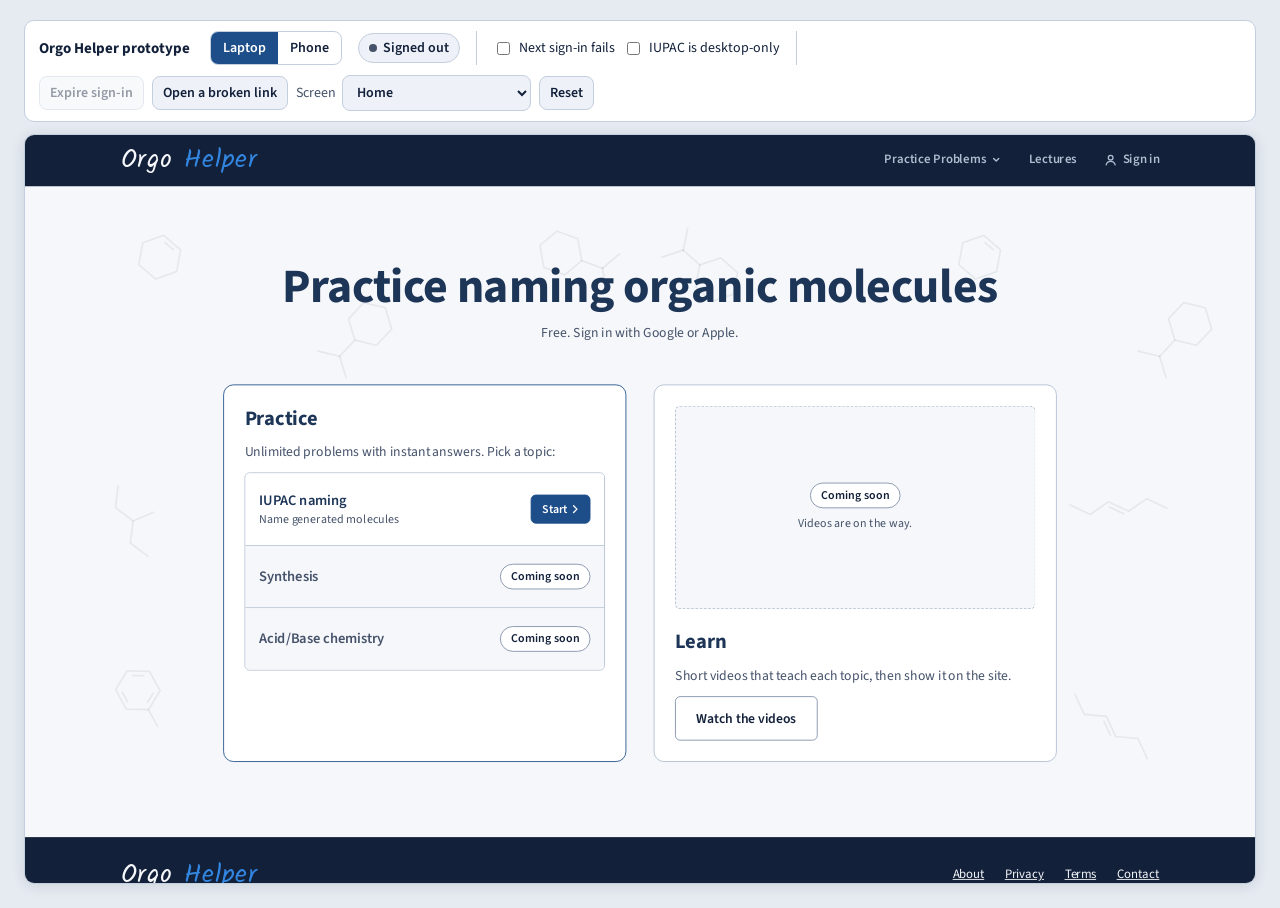
<file: docs/prototype/Orgo Helper prototype.html>
<!doctype html>
<html lang="en">
<head>
<meta charset="utf-8">
<meta name="viewport" content="width=device-width, initial-scale=1, viewport-fit=cover">
<title>Orgo Helper prototype</title>
<meta name="claude:viewport-fit-sides" content="cover">
<style>
/* Layout: a slim demo control bar above one live device frame (laptop scaled to fit, or an iPhone SE-sized phone). */
@font-face{font-family:'Kalam';font-style:normal;font-weight:400;font-display:swap;src:url([data-uri]) format('woff2')}
@font-face{font-family:'Source Sans 3';font-style:normal;font-weight:400;font-display:swap;src:url([data-uri]) format('woff2')}
@font-face{font-family:'Source Sans 3';font-style:normal;font-weight:600;font-display:swap;src:url([data-uri]) format('woff2')}
@font-face{font-family:'Source Sans 3';font-style:normal;font-weight:700;font-display:swap;src:url([data-uri]) format('woff2')}
:root {
  --shell-bg: #e6ebf2; --shell-panel: #ffffff; --shell-fg: #12203a; --shell-muted: #45526a;
  --shell-line: #c3cede; --shell-accent: #1d4e89; --shell-accent-fg: #ffffff; --shell-chip: #eef2f8;
  --shell-font: "Source Sans 3", "Source Sans Pro", system-ui, -apple-system, "Segoe UI", sans-serif;
}
@media (prefers-color-scheme: dark) { :root:not([data-theme="light"]) {
  --shell-bg: #0d1626; --shell-panel: #15213a; --shell-fg: #e8eef7; --shell-muted: #a9b7cc;
  --shell-line: #2c3c58; --shell-accent: #6fa3e6; --shell-accent-fg: #0d1626; --shell-chip: #1d2c48; color-scheme: dark; } }
:root[data-theme="dark"] {
  --shell-bg: #0d1626; --shell-panel: #15213a; --shell-fg: #e8eef7; --shell-muted: #a9b7cc;
  --shell-line: #2c3c58; --shell-accent: #6fa3e6; --shell-accent-fg: #0d1626; --shell-chip: #1d2c48; color-scheme: dark; }

html, body { height: 100%; }
body { background: var(--shell-bg); color: var(--shell-fg); font-family: var(--shell-font); font-size: 14px;
  padding-left: max(16px, env(safe-area-inset-left, 0px)); padding-right: max(16px, env(safe-area-inset-right, 0px)); }
.app { display: flex; flex-direction: column; gap: 12px; padding-block: 12px; height: 100%; box-sizing: border-box; }

/* demo bar */
.bar { display: flex; flex-wrap: wrap; align-items: center; gap: 10px 16px; padding: 10px 14px; background: var(--shell-panel);
  border: 1px solid var(--shell-line); border-radius: 10px; }
.bar .name { font-weight: 700; font-size: 15px; margin-right: 4px; }
.bar .grp { display: flex; flex-wrap: wrap; align-items: center; gap: 8px; }
.bar .sep { width: 1px; align-self: stretch; background: var(--shell-line); }
.seg { display: inline-flex; border: 1px solid var(--shell-line); border-radius: 8px; overflow: hidden; }
.seg button { font: inherit; font-weight: 600; border: 0; background: transparent; color: var(--shell-fg); padding: 6px 12px; cursor: pointer; }
.seg button[aria-pressed="true"] { background: var(--shell-accent); color: var(--shell-accent-fg); }
.bar button.tool, .bar select { font: inherit; font-weight: 600; color: var(--shell-fg); background: var(--shell-chip); border: 1px solid var(--shell-line);
  border-radius: 8px; padding: 6px 10px; cursor: pointer; }
.bar button.tool:disabled { opacity: .45; cursor: not-allowed; }
.bar label.check { display: inline-flex; align-items: center; gap: 6px; cursor: pointer; }
.bar .status { display: inline-flex; align-items: center; gap: 6px; padding: 4px 10px; border-radius: 999px; background: var(--shell-chip);
  border: 1px solid var(--shell-line); font-weight: 600; }
.bar .dot { width: 8px; height: 8px; border-radius: 50%; background: var(--shell-muted); }
.bar .dot.on { background: #2f9e6b; }
.bar .where { color: var(--shell-muted); }
.bar :focus-visible, .seg button:focus-visible { outline: 2px solid var(--shell-accent); outline-offset: 2px; }

/* device */
.stage { flex: 1; min-height: 0; display: flex; justify-content: center; align-items: flex-start; }
.screen { position: relative; overflow: hidden; border-radius: 10px; border: 1px solid var(--shell-line); background: #f5f7fa;
  box-shadow: 0 2px 14px rgba(18, 32, 58, .12); flex: none; }
.screen.phone { border-radius: 22px; border: 8px solid #12203a; }
.scroller { position: absolute; top: 0; left: 0; overflow-y: auto; overflow-x: hidden; transform-origin: top left; }
.toast { position: fixed; left: 50%; transform: translateX(-50%); bottom: calc(20px + env(safe-area-inset-bottom, 0px)); z-index: 20;
  background: #12203a; color: #f5f7fa; padding: 10px 16px; border-radius: 8px; font-weight: 600; max-width: calc(100% - 48px); box-shadow: 0 4px 16px rgba(0,0,0,.25); }
@media (max-width: 700px) { .bar .sep { display: none; } }

/* ---------- the site itself (Orgo Helper design system, light only by design) ---------- */
.site { --surface:#f5f7fa;--surface-raised:#ffffff;--navy:#12203a;--heading:#1d3557;--ink-muted:#45526a;--brand:#1d4e89;--on-brand:#ffffff;--sky:#3386e0;--mist:#aebdd0;--line-strong:#7d8da6;--error:#c01c28;--success:#1d4e89;--font-sans:"Source Sans 3","Source Sans Pro",system-ui,-apple-system,"Segoe UI",sans-serif;--font-hand:Kalam,"Comic Neue",cursive;--space-1:4px;--space-2:8px;--space-3:12px;--space-4:16px;--space-6:24px;--space-8:32px;--space-16:64px;--radius-sm:6px;--radius-lg:12px;--radius-pill:999px;--focus-ring:0 0 0 2px #f5f7fa,0 0 0 4px #1d4e89;--content-max:1216px;--practice-max:1016px;--header-height:60px;--control-height:52px }
.site { font-family: var(--font-sans); font-size: 16px; line-height: 24px; color: var(--navy); background: var(--surface); display: flex; flex-direction: column; }
.site a { color: #12203a; }
700&family=Source+Sans+3:wght@400;600;700&display=swap');

/* Orgo Helper component styles. Every value comes from tokens.json via its --name. */
.oh-pad { padding: var(--space-6); }
.oh-row { display: flex; flex-wrap: wrap; gap: var(--space-3); align-items: center; }
:where(.oh-btn, .oh-chip, .oh-input, .oh-link, .oh-nav a):focus-visible { outline: 2px solid transparent; box-shadow: var(--focus-ring); }

/* Wordmark */
.oh-wordmark { font-family: var(--font-hand); font-size: 30px; line-height: 36px; font-weight: 400; letter-spacing: .04em; text-decoration: none; white-space: nowrap; }
.oh-wordmark .orgo { color: var(--navy); }
.oh-wordmark .helper { color: var(--sky); }
.oh-on-navy .oh-wordmark .orgo { color: var(--surface); }

/* Header / Footer */
.oh-header, .oh-footer { background: var(--navy); color: var(--surface); }
.oh-header__inner, .oh-footer__inner { max-width: var(--content-max); margin: 0 auto; padding: 0 var(--space-6); display: flex; align-items: center; justify-content: space-between; gap: var(--space-6); }
.oh-header__inner { height: var(--header-height); }
.oh-footer__inner { padding-top: var(--space-6); padding-bottom: var(--space-6); }
.oh-nav { display: flex; gap: var(--space-8); align-items: center; }
.oh-nav a { color: var(--mist); font-size: 15px; font-weight: 600; text-decoration: none; padding: var(--space-2) 0; border-bottom: 2px solid transparent; }
.oh-nav a:hover, .oh-nav a[aria-current="page"] { color: var(--surface); }
.oh-nav a[aria-current="page"] { border-bottom-color: var(--surface); }
.oh-footer .oh-nav { gap: var(--space-6); }
.oh-footer .oh-nav a { color: var(--surface); font-weight: 400; text-decoration: underline; }

/* Button */
.oh-btn { font: inherit; font-size: 16px; font-weight: 600; display: inline-flex; align-items: center; gap: var(--space-2); height: var(--control-height); padding: 0 var(--space-6); border-radius: var(--radius-sm); border: 1px solid var(--line-strong); background: var(--surface-raised); color: var(--navy); cursor: pointer; text-decoration: none; }
.oh-btn--primary { background: var(--brand); border-color: var(--brand); color: var(--on-brand); }
.oh-btn--small { height: 40px; padding: 0 var(--space-4); font-size: 15px; }
.oh-btn:disabled, .oh-btn[aria-disabled="true"] { background: var(--mist); border-color: var(--mist); color: var(--ink-muted); cursor: not-allowed; }
.oh-link { color: var(--navy); font-size: 14px; font-weight: 600; text-decoration: underline; text-underline-offset: 2px; }

/* Chip */
.oh-chip { font: inherit; font-size: 14px; line-height: 20px; font-weight: 600; padding: var(--space-1) var(--space-3); border-radius: var(--radius-pill); border: 1px solid var(--line-strong); background: var(--surface-raised); color: var(--navy); cursor: pointer; }
.oh-chip[aria-pressed="true"] { border-color: var(--brand); background: var(--brand); color: var(--on-brand); }

/* Card */
.oh-card { background: var(--surface-raised); border: 1px solid var(--mist); border-radius: var(--radius-lg); padding: var(--space-6); color: var(--navy); }
.oh-card--active { border-color: var(--brand); }
.oh-card--placeholder { background: transparent; border-style: dashed; }
.oh-card h3 { margin: 0 0 var(--space-3); font-size: 24px; line-height: 30px; font-weight: 700; color: var(--heading); }
.oh-card p { margin: 0 0 var(--space-3); color: var(--ink-muted); }
.oh-card--placeholder h3 { color: var(--ink-muted); }

/* Text field */
.oh-field { display: grid; gap: var(--space-2); }
.oh-field label { font-size: 14px; font-weight: 600; color: var(--navy); }
.oh-input { font: inherit; font-size: 18px; height: var(--control-height); padding: 0 var(--space-4); border: 1px solid var(--line-strong); border-radius: var(--radius-sm); background: var(--surface-raised); color: var(--navy); min-width: 0; }
.oh-input::placeholder { color: var(--ink-muted); }

/* Feedback */
.oh-feedback { display: grid; grid-template-columns: auto 1fr; gap: 0 var(--space-4); padding: var(--space-4) var(--space-6); border: 1px solid var(--brand); border-radius: var(--radius-lg); background: var(--surface-raised); }
.oh-feedback__icon { width: 30px; height: 30px; border-radius: var(--radius-pill); background: var(--success); color: var(--on-brand); display: grid; place-items: center; font-weight: 700; }
.oh-feedback h4 { margin: 0 0 var(--space-1); font-size: 24px; line-height: 30px; font-weight: 700; color: var(--success); }
.oh-feedback p { margin: 0; }
.oh-feedback .oh-meta { color: var(--ink-muted); font-size: 14px; }
.oh-feedback--wrong { border-color: var(--error); }
.oh-feedback--wrong .oh-feedback__icon { background: var(--error); }
.oh-feedback--wrong h4 { color: var(--error); }
.oh-kbd { font: inherit; font-size: 13px; font-weight: 600; padding: 1px var(--space-2); border: 1px solid var(--line-strong); border-radius: var(--radius-sm); background: var(--surface-raised); }

/* Progress */
.oh-progress { display: flex; align-items: center; gap: var(--space-6); font-size: 15px; }
.oh-progress__track { flex: 1; max-width: 320px; height: 8px; background: var(--surface-raised); border: 1px solid var(--mist); border-radius: var(--radius-pill); overflow: hidden; }
.oh-progress__fill { height: 100%; background: var(--brand); }

/* Molecule panel — deliberately minimal; the editor's own look will be designed later */
.oh-molecule { background: var(--surface-raised); border: 1px solid var(--mist); border-radius: var(--radius-lg); min-height: 240px; display: grid; place-items: center; padding: var(--space-6); }

/* Compact button: a small action inside a row, such as Start in a TopicList */
.oh-btn--compact { height: 32px; padding: 0 10px 0 var(--space-3); gap: 2px; font-size: 14px; }

/* Header on phones: a 44px menu button beside the Sign in / Account link */
.oh-header__menu, .oh-nav .oh-header__menu { width: 44px; height: 44px; display: inline-flex; align-items: center; justify-content: center; padding: 0; color: var(--surface); background: transparent; border: 1px solid var(--line-strong); border-radius: var(--radius-sm); cursor: pointer; }
.oh-header__menu:focus-visible, .oh-nav .oh-header__menu:focus-visible { outline: 2px solid transparent; box-shadow: var(--focus-ring); }

/* Badge: a non-interactive status pill ("Coming soon") */
.oh-badge { display: inline-flex; align-items: center; height: 28px; padding: 0 var(--space-3); border: 1px solid var(--line-strong); border-radius: var(--radius-pill); background: var(--surface-raised); color: var(--navy); font-size: 14px; font-weight: 600; white-space: nowrap; }

/* Topic list: every generator as one row; live topics raised, coming-soon topics muted */
.oh-topics { display: flex; flex-direction: column; border: 1px solid var(--mist); border-radius: var(--radius-sm); overflow: hidden; }
.oh-topic { display: flex; align-items: center; justify-content: space-between; gap: var(--space-4); min-height: 56px; padding: var(--space-2) var(--space-4); background: var(--surface); border-bottom: 1px solid var(--mist); text-decoration: none; color: var(--navy); }
.oh-topic:last-child { border-bottom: 0; }
.oh-topic > span:first-child { display: flex; flex-direction: column; }
.oh-topic__name { font-size: 17px; font-weight: 600; color: var(--ink-muted); }
.oh-topic__desc { font-size: 14px; line-height: 20px; color: var(--ink-muted); }
.oh-topic--live { min-height: 68px; background: var(--surface-raised); }
.oh-topic--live .oh-topic__name { color: var(--heading); }
.oh-topic:focus-visible { outline: 2px solid transparent; box-shadow: inset 0 0 0 2px var(--brand); }

/* Coming-soon panel: stands in for media that doesn't exist yet */
.oh-soon-panel { display: flex; flex-direction: column; align-items: center; justify-content: center; gap: var(--space-2); aspect-ratio: 16 / 9; background: var(--surface); border: 1px dashed var(--mist); border-radius: var(--radius-sm); text-align: center; }
.oh-soon-panel p { margin: 0; font-size: 14px; line-height: 20px; color: var(--ink-muted); }

/* Breadcrumb */
.oh-breadcrumb { display: flex; flex-wrap: wrap; gap: var(--space-2); font-size: 14px; line-height: 20px; color: var(--ink-muted); }

/* Wallpaper: faint skeletal structures behind page content (between header and footer) */
.oh-wallpaper { background-color: var(--surface); background-image: url("data:image/svg+xml,%3Csvg xmlns='http://www.w3.org/2000/svg' width='960' height='960' viewBox='0 0 960 960'%3E%3Cg fill='none' stroke='%231d3557' stroke-opacity='0.075' stroke-width='2' stroke-linecap='round' stroke-linejoin='round'%3E%3Cg transform='translate(157.70000000000005 83.40000000000009) rotate(130.5)'%3E%3Cpath d='M0.0 26.0 L-22.5 13.0 L-22.5 -13.0 L-0.0 -26.0 L22.5 -13.0 L22.5 13.0 Z'/%3E%3Cpath d='M-17.1 6.3 L-17.1 -6.3'/%3E%3C/g%3E%3Cg transform='translate(404 161.5) rotate(343.3)'%3E%3Cpath d='M0.0 26.0 L-22.5 13.0 L-22.5 -13.0 L-0.0 -26.0 L22.5 -13.0 L22.5 13.0 Z'/%3E%3Cpath d='M-22.5 13.0 L-45.0 26.0'/%3E%3Cpath d='M-45.0 26.0 L-67.5 13.0'/%3E%3Cpath d='M-45.0 26.0 L-45.0 52.0'/%3E%3C/g%3E%3Cg transform='translate(627.3 78.5) rotate(230)'%3E%3Cpath d='M0.0 26.0 L-22.5 13.0 L-22.5 -13.0 L-0.0 -26.0 L22.5 -13.0 L22.5 13.0 Z'/%3E%3Cpath d='M-22.5 13.0 L-45.0 26.0'/%3E%3Cpath d='M-45.0 26.0 L-67.5 13.0'/%3E%3Cpath d='M-45.0 26.0 L-45.0 52.0'/%3E%3C/g%3E%3Cg transform='translate(809.5 109.59999999999991) rotate(71.6)'%3E%3Cpath d='M0.0 26.0 L-22.5 13.0 L-22.5 -13.0 L-0.0 -26.0 L22.5 -13.0 L22.5 13.0 Z'/%3E%3Cpath d='M-22.5 13.0 L-45.0 26.0'/%3E%3Cpath d='M-45.0 26.0 L-67.5 13.0'/%3E%3Cpath d='M-45.0 26.0 L-45.0 52.0'/%3E%3C/g%3E%3Cg transform='translate(120.59999999999991 394.70000000000005) rotate(67.1)'%3E%3Cpath d='M-45.0 -6.5 L-22.5 6.5 L0.0 -6.5 L22.5 6.5 L45.0 -6.5'/%3E%3Cpath d='M0.0 -6.5 L0.0 -32.5'/%3E%3C/g%3E%3Cg transform='translate(320.20000000000005 375.29999999999995) rotate(175.3)'%3E%3Cpath d='M-56.3 -6.5 L-33.8 6.5 L-11.3 -6.5 L11.3 6.5 L33.8 -6.5 L56.3 6.5'/%3E%3Cpath d='M-5.4 -8.9 L10.4 0.2'/%3E%3C/g%3E%3Cg transform='translate(591.8 322.9000000000001) rotate(194.8)'%3E%3Cpath d='M0.0 26.0 L-22.5 13.0 L-22.5 -13.0 L-0.0 -26.0 L22.5 -13.0 L22.5 13.0 Z'/%3E%3Cpath d='M-3.1 18.0 L-14.0 11.7'/%3E%3Cpath d='M-14.0 -11.7 L-3.1 -18.0'/%3E%3Cpath d='M17.1 -6.3 L17.1 6.3'/%3E%3C/g%3E%3Cg transform='translate(832.4000000000001 405.0999999999999) rotate(161.5)'%3E%3Cpath d='M0.0 26.0 L-22.5 13.0 L-22.5 -13.0 L-0.0 -26.0 L22.5 -13.0 L22.5 13.0 Z'/%3E%3Cpath d='M-17.1 6.3 L-17.1 -6.3'/%3E%3C/g%3E%3Cg transform='translate(132.0999999999999 590.3) rotate(271.4)'%3E%3Cpath d='M0.0 26.0 L-22.5 13.0 L-22.5 -13.0 L-0.0 -26.0 L22.5 -13.0 L22.5 13.0 Z'/%3E%3Cpath d='M-14.0 -11.7 L-3.1 -18.0'/%3E%3Cpath d='M17.1 -6.3 L17.1 6.3'/%3E%3Cpath d='M-3.1 18.0 L-14.0 11.7'/%3E%3Cpath d='M-22.5 13.0 L-41.7 24.0'/%3E%3C/g%3E%3Cg transform='translate(311.5 632.7) rotate(215.1)'%3E%3Cpath d='M-56.3 -6.5 L-33.8 6.5 L-11.3 -6.5 L11.3 6.5 L33.8 -6.5 L56.3 6.5'/%3E%3Cpath d='M-5.4 -8.9 L10.4 0.2'/%3E%3C/g%3E%3Cg transform='translate(625.4000000000001 643.3) rotate(214.2)'%3E%3Cpath d='M0.0 26.0 L-22.5 13.0 L-22.5 -13.0 L-0.0 -26.0 L22.5 -13.0 L22.5 13.0 Z'/%3E%3Cpath d='M-14.0 -11.7 L-3.1 -18.0'/%3E%3Cpath d='M17.1 -6.3 L17.1 6.3'/%3E%3Cpath d='M-3.1 18.0 L-14.0 11.7'/%3E%3Cpath d='M-22.5 13.0 L-41.7 24.0'/%3E%3C/g%3E%3Cg transform='translate(878.9000000000001 578.7) rotate(228.4)'%3E%3Cpath d='M0.0 26.0 L-22.5 13.0 L-22.5 -13.0 L-0.0 -26.0 L22.5 -13.0 L22.5 13.0 Z'/%3E%3Cpath d='M-3.1 18.0 L-14.0 11.7'/%3E%3Cpath d='M-14.0 -11.7 L-3.1 -18.0'/%3E%3Cpath d='M17.1 -6.3 L17.1 6.3'/%3E%3C/g%3E%3Cg transform='translate(116.70000000000005 802.7) rotate(158.8)'%3E%3Cpath d='M-45.0 -6.5 L-22.5 6.5 L0.0 -6.5 L22.5 6.5 L45.0 -6.5'/%3E%3Cpath d='M0.0 -6.5 L0.0 -32.5'/%3E%3C/g%3E%3Cg transform='translate(340.70000000000005 883.0999999999999) rotate(289)'%3E%3Cpath d='M22.0 0.0 L6.8 20.9 L-17.8 12.9 L-17.8 -12.9 L6.8 -20.9 Z'/%3E%3C/g%3E%3Cg transform='translate(642.9000000000001 860.0999999999999) rotate(278)'%3E%3Cpath d='M22.0 0.0 L6.8 20.9 L-17.8 12.9 L-17.8 -12.9 L6.8 -20.9 Z'/%3E%3C/g%3E%3Cg transform='translate(827.5 821.9000000000001) rotate(160.4)'%3E%3Cpath d='M0.0 26.0 L-22.5 13.0 L-22.5 -13.0 L-0.0 -26.0 L22.5 -13.0 L22.5 13.0 Z'/%3E%3Cpath d='M-3.1 18.0 L-14.0 11.7'/%3E%3Cpath d='M-14.0 -11.7 L-3.1 -18.0'/%3E%3Cpath d='M17.1 -6.3 L17.1 6.3'/%3E%3C/g%3E%3C/g%3E%3C/svg%3E"); background-size: 960px 960px; background-repeat: repeat; }

.site .oh-nav button.navbtn { font: inherit; font-size: 15px; font-weight: 600; color: var(--mist); background: none; border: 0; border-bottom: 2px solid transparent;
  padding: var(--space-2) 0; display: inline-flex; align-items: center; gap: 6px; cursor: pointer; }
.site .oh-nav button.navbtn:hover, .site .oh-nav button.navbtn[aria-current="page"] { color: var(--surface); }
.site .oh-nav button.navbtn[aria-current="page"] { border-bottom-color: var(--surface); }
.site .oh-nav button.navbtn:focus-visible { outline: 2px solid transparent; box-shadow: var(--focus-ring); }
.site .oh-topic { cursor: pointer; }
.site .notice { display: flex; justify-content: space-between; align-items: center; gap: 12px; padding: 12px 16px; background: var(--surface-raised);
  border: 1px solid var(--line-strong); border-radius: var(--radius-sm); }
.site .err { color: var(--error); font-size: 14px; line-height: 20px; }
.site .oh-input[aria-invalid="true"] { border-color: var(--error); }
</style>
</head>
<body>

<div class="app">
  <div class="bar" role="region" aria-label="Prototype controls">
    <span class="name">Orgo Helper prototype</span>
    <div class="seg" role="group" aria-label="Device">
      <button id="devLaptop" type="button" aria-pressed="true">Laptop</button>
      <button id="devPhone" type="button" aria-pressed="false">Phone</button>
    </div>
    <span class="status"><span class="dot" id="dot"></span><span id="authLabel">Signed out</span></span>
    <span class="sep"></span>
    <div class="grp">
      <label class="check"><input type="checkbox" id="failNext"> Next sign-in fails</label>
      <label class="check"><input type="checkbox" id="deskOnly"> IUPAC is desktop-only</label>
    </div>
    <span class="sep"></span>
    <div class="grp">
      <button class="tool" id="expire" type="button">Expire sign-in</button>
      <button class="tool" id="broken" type="button">Open a broken link</button>
      <label class="check" for="jump"><span class="where">Screen</span>
        <select id="jump" aria-label="Jump to screen"></select></label>
      <button class="tool" id="reset" type="button">Reset</button>
    </div>
  </div>
  <div class="stage" id="stage">
    <div class="screen" id="screen"><div class="scroller" id="scroller"><div class="site" id="site"></div></div></div>
  </div>
</div>
<div class="toast" id="toast" role="status" hidden></div>

<script>
(() => {
const $ = id => document.getElementById(id);
const I = {
  down: '<svg width="12" height="12" viewBox="0 0 12 12" fill="none" stroke="currentColor" stroke-width="1.6" stroke-linecap="round" stroke-linejoin="round" aria-hidden="true"><path d="M3 4.5l3 3 3-3"/></svg>',
  up: '<svg width="12" height="12" viewBox="0 0 12 12" fill="none" stroke="currentColor" stroke-width="1.6" stroke-linecap="round" stroke-linejoin="round" aria-hidden="true"><path d="M3 7.5l3-3 3 3"/></svg>',
  person: '<svg width="16" height="16" viewBox="0 0 16 16" fill="none" stroke="currentColor" stroke-width="1.5" stroke-linecap="round" aria-hidden="true"><circle cx="8" cy="5.5" r="2.75"/><path d="M2.75 14c.6-2.7 2.7-4.25 5.25-4.25s4.65 1.55 5.25 4.25"/></svg>',
  menu: '<svg width="22" height="22" viewBox="0 0 22 22" fill="none" stroke="currentColor" stroke-width="1.6" stroke-linecap="round" aria-hidden="true"><path d="M4 6h14M4 11h14M4 16h14"/></svg>',
  close: '<svg width="22" height="22" viewBox="0 0 22 22" fill="none" stroke="currentColor" stroke-width="1.6" stroke-linecap="round" aria-hidden="true"><path d="M6 6l10 10M16 6L6 16"/></svg>',
  right: '<svg width="14" height="14" viewBox="0 0 16 16" fill="none" stroke="currentColor" stroke-width="1.8" stroke-linecap="round" stroke-linejoin="round" aria-hidden="true"><path d="M6 3.5L10.5 8 6 12.5"/></svg>',
};
const SIZE = { laptop: { w: 1440, h: 900 }, phone: { w: 375, h: 667 } };
const SCREENS = [
  ["home", "Home"], ["menu", "Practice Problems menu"], ["signin", "Sign in"], ["generator", "Generator page"],
  ["comingsoon", "Coming-soon page"], ["lectures", "Lectures"], ["account", "Account"], ["delete", "Delete account"],
  ["unavailable", "Unavailable on a phone"], ["info", "About, Privacy, Terms"], ["contact", "Contact"], ["notfound", "Not found"],
];
const GATED = new Set(["generator", "account", "delete"]);
const fresh = () => ({ device: "laptop", signedIn: false, route: "home", param: null, prev: "home", returnTo: null, notice: null,
  signinMsg: null, signinError: false, failNext: false, deskOnly: false, dropdown: false, contact: { sent: false, errors: {}, values: {} } });
let st = fresh();

// ---------- helpers ----------
const phone = () => st.device === "phone";
const esc = s => String(s).replace(/[&<>"]/g, c => ({ "&": "&amp;", "<": "&lt;", ">": "&gt;", '"': "&quot;" }[c]));
const act = (a, arg = "") => `data-act="${a}" data-arg="${esc(arg)}"`;
const h1 = (t, display = false) => {
  const [fs, lh] = display ? (phone() ? [38, 44] : [56, 60]) : (phone() ? [30, 36] : [36, 44]);
  return `<h1 style="margin:0;font-size:${fs}px;line-height:${lh}px;font-weight:700;${display ? "letter-spacing:-0.01em;" : ""}color:var(--heading);text-wrap:balance">${t}</h1>`;
};
const h2 = t => `<h2 style="margin:0;font-size:24px;line-height:30px;font-weight:700;color:var(--heading)">${t}</h2>`;
const p = (t, muted = true, size = 16) => `<p style="margin:0;font-size:${size}px;line-height:${size === 16 ? 24 : size === 17 ? 26 : 20}px;color:${muted ? "var(--ink-muted)" : "var(--navy)"}">${t}</p>`;
const card = (inner, extra = "", gap = "var(--space-4)", cls = "oh-card") => `<section class="${cls}" style="display:flex;flex-direction:column;gap:${gap};box-sizing:border-box;${extra}">${inner}</section>`;
const btns = items => `<div style="display:flex;${phone() ? "flex-direction:column;" : "flex-wrap:wrap;"}gap:var(--space-3)">` +
  items.map(([t, a, arg, primary]) => `<button type="button" class="oh-btn${primary ? " oh-btn--primary" : ""}" ${act(a, arg)} style="${phone() ? "justify-content:center;" : ""}">${t}</button>`).join("") + `</div>`;
const container = (inner, { maxw = "var(--content-max)", top, bottom, center } = {}) => {
  const pt = top ?? (phone() ? 28 : 64), pb = bottom ?? (phone() ? 48 : 72), side = phone() ? "var(--space-4)" : "var(--space-6)";
  return `<div style="flex:1 0 auto;box-sizing:border-box;width:100%;max-width:${maxw};margin:0 auto;padding:${pt}px ${side} ${pb}px;display:flex;flex-direction:column;${center && !phone() ? "align-items:center;text-align:center;" : ""}">${inner}</div>`;
};
const titled = (title, badge, body, maxw = "720px") =>
  container(`<div style="display:flex;flex-wrap:wrap;align-items:center;gap:var(--space-3);margin-bottom:var(--space-6)">${h1(title)}${badge ? `<span class="oh-badge">${badge}</span>` : ""}</div>${body}`, { maxw });

const topics = () => `<nav class="oh-topics" aria-label="Practice topics">
  <a class="oh-topic oh-topic--live" href="#" ${act("start")}><span><span class="oh-topic__name">IUPAC naming</span><span class="oh-topic__desc">Name generated molecules</span></span><span class="oh-btn oh-btn--primary oh-btn--compact">Start ${I.right}</span></a>
  <a class="oh-topic" href="#" ${act("go", "comingsoon:Synthesis")}><span><span class="oh-topic__name">Synthesis</span></span><span class="oh-badge">Coming soon</span></a>
  <a class="oh-topic" href="#" ${act("go", "comingsoon:Acid/Base chemistry")}><span><span class="oh-topic__name">Acid/Base chemistry</span></span><span class="oh-badge">Coming soon</span></a>
</nav>`;

// ---------- frame ----------
function header() {
  const wm = `<a class="oh-wordmark" href="#" ${act("go", "home")}><span class="orgo">Orgo</span> <span class="helper">Helper</span></a>`;
  const cur = st.route === "account" || st.route === "delete" ? "account" : st.route === "lectures" ? "lectures" : ["generator", "comingsoon"].includes(st.route) ? "practice" : null;
  if (phone()) {
    let right;
    if (st.route === "menu") right = `<button type="button" class="oh-header__menu" aria-label="Close menu" ${act("closeMenu")}>${I.close}</button>`;
    else right = (st.signedIn ? `<a href="#" ${act("go", "account")}>Account</a>` : `<a href="#" ${act("signinHere")}>Sign in</a>`) +
      `<button type="button" class="oh-header__menu" aria-label="Open menu" ${act("openMenu")}>${I.menu}</button>`;
    return `<header class="oh-header oh-on-navy" style="flex:none"><div class="oh-header__inner" style="padding:0 var(--space-4);gap:var(--space-3)">${wm}<nav class="oh-nav" aria-label="Main" style="gap:var(--space-4)">${right}</nav></div></header>`;
  }
  const acct = st.signedIn ? `<a href="#" ${act("go", "account")}${cur === "account" ? ' aria-current="page"' : ""} style="display:inline-flex;align-items:center;gap:6px">${I.person}Account</a>`
    : `<a href="#" ${act("signinHere")} style="display:inline-flex;align-items:center;gap:6px">${I.person}Sign in</a>`;
  const panel = st.dropdown ? `<div id="dropdown" style="position:absolute;top:calc(100% + 8px);right:var(--space-6);z-index:3;width:380px;padding:var(--space-3);background:var(--surface-raised);border:1px solid var(--line-strong);border-radius:var(--radius-lg)">${topics()}</div>` : "";
  return `<header class="oh-header oh-on-navy" style="flex:none;position:relative;z-index:2"><div class="oh-header__inner" style="position:relative">${wm}
    <nav class="oh-nav" aria-label="Main"><button type="button" class="navbtn" aria-expanded="${st.dropdown}"${cur === "practice" ? ' aria-current="page"' : ""} ${act("toggleDropdown")}>Practice Problems ${st.dropdown ? I.up : I.down}</button>
    <a href="#" ${act("go", "lectures")}${cur === "lectures" ? ' aria-current="page"' : ""}>Lectures</a>${acct}</nav>${panel}</div></header>`;
}
function footer() {
  const links = ["About", "Privacy", "Terms"].map(t => `<a href="#" ${act("go", "info:" + t)}>${t}</a>`).join("") + `<a href="#" ${act("go", "contact")}>Contact</a>`;
  const wm = `<span class="oh-wordmark"><span class="orgo">Orgo</span> <span class="helper">Helper</span></span>`;
  if (phone()) return `<footer class="oh-footer oh-on-navy" style="flex:none"><div class="oh-footer__inner" style="flex-direction:column;align-items:flex-start;gap:var(--space-3);padding:var(--space-6) var(--space-4)">${wm}<nav class="oh-nav" aria-label="Footer" style="flex-wrap:wrap;gap:var(--space-4) var(--space-6)">${links}</nav></div></footer>`;
  return `<footer class="oh-footer oh-on-navy" style="flex:none"><div class="oh-footer__inner">${wm}<nav class="oh-nav" aria-label="Footer">${links}</nav></div></footer>`;
}

// ---------- screens ----------
const V = {
  home() {
    const notice = st.notice ? `<div class="notice" role="status" style="margin-bottom:var(--space-6);text-align:left"><span>${st.notice}</span><button type="button" class="oh-link" style="background:none;border:0;cursor:pointer" ${act("dismiss")}>Dismiss</button></div>` : "";
    const intro = `<div style="display:flex;flex-direction:column;gap:var(--space-3);${phone() ? "" : "text-align:center;align-items:center;"}">${h1("Practice naming organic molecules", true)}${st.signedIn ? "" : p("Free. Sign in with Google or Apple.")}</div>`;
    const full = phone() ? "justify-content:center;align-self:stretch;" : "align-self:flex-start;";
    const practice = `<article class="oh-card oh-card--active" style="display:flex;flex-direction:column"><h3>Practice</h3><p>Unlimited problems with instant answers. Pick a topic:</p>${topics()}</article>`;
    const learn = `<article class="oh-card" style="display:flex;flex-direction:column"><div class="oh-soon-panel" style="margin-bottom:var(--space-6)"><span class="oh-badge">Coming soon</span><p>Videos are on the way.</p></div>
      <h3>Learn</h3><p>Short videos that teach each topic, then show it on the site.</p><button type="button" class="oh-btn" style="margin-top:auto;${full}" ${act("videos")}>Watch the videos</button></article>`;
    const pair = `<div style="display:grid;grid-template-columns:repeat(${phone() ? 1 : 2},minmax(0,1fr));gap:${phone() ? "var(--space-4)" : "var(--space-8)"};align-items:stretch;margin-top:${phone() ? 28 : 48}px">${practice}${learn}</div>`;
    return container(notice + intro + pair, { maxw: "1024px", top: phone() ? 28 : 88, bottom: phone() ? 56 : 88 });
  },
  menu() {
    const big = (t, a, arg) => `<a href="#" ${act(a, arg)} style="display:flex;align-items:center;justify-content:space-between;min-height:56px;font-size:18px;font-weight:600;color:var(--heading);text-decoration:none;border-bottom:1px solid var(--mist)">${t}${I.right}</a>`;
    return `<div style="flex:1 0 auto;padding:var(--space-6) var(--space-4);background:var(--surface-raised);display:flex;flex-direction:column">
      <p style="margin:0 0 var(--space-3);font-size:14px;line-height:20px;font-weight:600;color:var(--ink-muted)">Practice Problems</p>${topics()}
      <div style="margin-top:var(--space-6);display:flex;flex-direction:column">${big("Lectures", "go", "lectures")}${st.signedIn ? big("Account", "go", "account") : big("Sign in", "signinHere", "")}</div></div>`;
  },
  signin() {
    const dest = { generator: "IUPAC naming practice", account: "your account" }[st.returnTo] || "Orgo Helper";
    const alert = st.signinError ? `<div role="alert" style="display:flex;flex-direction:column;gap:var(--space-1);padding:var(--space-3) var(--space-4);background:var(--surface);border:1px solid var(--line-strong);border-radius:var(--radius-sm)"><strong style="color:var(--heading)">Sign-in didn't finish.</strong><span style="font-size:14px;line-height:20px;color:var(--ink-muted)">Please try again.</span></div>`
      : st.signinMsg ? `<div role="status" style="padding:var(--space-3) var(--space-4);background:var(--surface);border:1px solid var(--line-strong);border-radius:var(--radius-sm);font-weight:600;color:var(--heading)">${st.signinMsg}</div>` : "";
    const prov = n => `<button type="button" class="oh-btn" style="justify-content:center" ${act("signIn", n)}>Continue with ${n}</button>`;
    const inner = `${h1("Sign in")}${p(`Sign in to continue to ${dest}.`, true, 17)}${alert}<div style="display:flex;flex-direction:column;gap:var(--space-3)">${prov("Google")}${prov("Apple")}</div>
      <p style="margin:0;font-size:14px;line-height:20px;color:var(--ink-muted)">By continuing, you agree to our <a class="oh-link" href="#" ${act("go", "info:Terms")}>Terms</a> and <a class="oh-link" href="#" ${act("go", "info:Privacy")}>Privacy Policy</a>.</p>`;
    return container(card(inner, `width:100%;max-width:440px;margin:0 auto;${phone() ? "" : "padding:40px;"}`, "var(--space-6)"), { top: phone() ? 24 : 72, bottom: phone() ? 48 : 72 });
  },
  generator() {
    const crumb = `<nav class="oh-breadcrumb" aria-label="Breadcrumb"><a class="oh-link" href="#" ${act("practiceProblems")}>Practice Problems</a><span aria-hidden="true">›</span><span aria-current="page">IUPAC naming</span></nav>`;
    const slot = `<section class="oh-card oh-card--placeholder" style="display:flex;flex-direction:column;align-items:center;justify-content:center;text-align:center;min-height:${phone() ? 420 : 480}px;box-sizing:border-box;background:var(--surface-raised)"><h3>Generator area</h3><p style="max-width:36ch">The IUPAC generator's screens appear here. They're designed in the generator's own project.</p></section>`;
    return container(`<div style="display:flex;flex-direction:column;gap:var(--space-2)">${crumb}${h1("IUPAC naming")}</div><div style="margin-top:var(--space-6)">${slot}</div>`, { maxw: "var(--practice-max)", top: phone() ? 32 : 40, bottom: 48 });
  },
  comingsoon() {
    const name = st.param || "Synthesis";
    return titled(name, "Coming soon", card(p("[One-line description of the generator]", false, 17) + p("In the meantime, you can practice IUPAC naming or watch the videos.") +
      btns([["Start IUPAC practice", "start", "", true], ["Watch the videos", "videos", "", false]])));
  },
  lectures() {
    return titled("Lectures", "Under construction", card(p("Lectures are on the way. Until then, practice problems and videos are available.", false, 17) +
      btns([["Go to Practice Problems", "practiceProblems", "", true], ["Watch on YouTube", "videos", "", false]])));
  },
  account() {
    const row = (k, v, last) => `<div style="display:flex;justify-content:space-between;gap:var(--space-4);padding:var(--space-3) 0;${last ? "" : "border-bottom:1px solid var(--mist);"}"><dt style="color:var(--ink-muted)">${k}</dt><dd style="margin:0;font-weight:600;text-align:right">${v}</dd></div>`;
    const prof = card(`${h2("Profile")}<dl style="margin:0">${row("Name", "Sample Student")}${row("Email", "student@example.com")}${row("Signed in with", st.provider || "Google", true)}</dl>
      <button type="button" class="oh-btn" style="align-self:${phone() ? "stretch;justify-content:center" : "flex-start"}" ${act("signOut")}>Sign out</button>`);
    const sum = card(`${h2("Practice summary")}<div class="oh-soon-panel" style="aspect-ratio:auto;min-height:120px"><p>Your scores will appear here.</p></div>`);
    const del = card(`${h2("Delete account")}${p("Immediately and permanently deletes your account and saved practice data.")}<a class="oh-link" href="#" ${act("go", "delete")} style="align-self:flex-start;display:inline-flex;align-items:center;min-height:44px">Delete account</a>`);
    return container(`<div style="margin-bottom:var(--space-6)">${h1("Account")}</div><div style="display:flex;flex-direction:column;gap:var(--space-6)">${prof}${sum}${del}</div>`, { maxw: "720px" });
  },
  delete() {
    const inner = `${h1("Delete your account?")}${p("This immediately and permanently deletes your account and saved practice data. It can't be undone.", false, 17)}
      ${btns([["Download my data", "download", "", false]])}<div style="border-top:1px solid var(--mist)"></div>${btns([["Delete my account", "deleteAccount", "", true], ["Cancel", "go", "account", false]])}`;
    return container(card(inner, `width:100%;max-width:520px;margin:0 auto;${phone() ? "" : "padding:40px;"}`, "var(--space-6)"), { top: phone() ? 24 : 72 });
  },
  unavailable() {
    return titled("This feature is unavailable on a phone", null, card(p("Please revisit the page on a laptop or tablet.", false, 17) + btns([["Go to the homepage", "go", "home", false]])));
  },
  info() {
    const t = st.param || "About";
    const sec = () => `<section style="display:flex;flex-direction:column;gap:var(--space-2)">${h2("[Section heading]")}${p(`[Section text: the ${t} copy goes here.]`, false)}</section>`;
    return titled(t === "Privacy" ? "Privacy Policy" : t === "Terms" ? "Terms of Use" : "About Orgo Helper", null, card(`${p("Last updated [date]", true, 14)}${sec()}${sec()}${sec()}`, "", "var(--space-6)"));
  },
  contact() {
    const c = st.contact;
    if (c.sent) return titled("Contact", null, card(`${h2("Message sent")}${p("Thanks for getting in touch. We'll reply to the email address you gave.", false, 17)}` +
      btns([["Back to the homepage", "go", "home", true], ["Send another message", "contactAgain", "", false]])), "640px");
    const err = k => c.errors[k] ? `<span class="err" id="e-${k}">${c.errors[k]}</span>` : "";
    const inv = k => c.errors[k] ? ` aria-invalid="true" aria-describedby="e-${k}"` : "";
    const val = k => esc(c.values[k] || "");
    const form = `<form id="contactForm" novalidate style="display:flex;flex-direction:column;gap:var(--space-4)">
      <div class="oh-field"><label for="c-name">Name</label><input class="oh-input" id="c-name" name="name" type="text" value="${val("name")}"${inv("name")}>${err("name")}</div>
      <div class="oh-field"><label for="c-email">Email</label><input class="oh-input" id="c-email" name="email" type="email" value="${val("email")}"${inv("email")}>${err("email")}</div>
      <div class="oh-field"><label for="c-msg">Message</label><textarea class="oh-input" id="c-msg" name="message" rows="6" style="height:160px;padding:var(--space-3) var(--space-4);resize:none"${inv("message")}>${val("message")}</textarea>${err("message")}</div>
      <button class="oh-btn oh-btn--primary" type="submit" style="${phone() ? "justify-content:center" : "align-self:flex-start"}">Send</button></form>`;
    return titled("Contact", null, card(p("Questions, feedback or a problem with the site? Send a message.") + form, "", "var(--space-6)"), "640px");
  },
  notfound() {
    return titled("Page not found", null, card(p("The page you're looking for doesn't exist or has moved.", false, 17) + btns([["Go to the homepage", "go", "home", true]])), "640px");
  },
};

// ---------- navigation ----------
function navigate(route, param = null, opts = {}) {
  if (route === "menu" && !phone()) { route = "home"; st.dropdown = true; } else st.dropdown = false;
  if (GATED.has(route) && !st.signedIn) { st.returnTo = route; st.signinMsg = null; st.signinError = false; route = "signin"; }
  if (route !== "home") st.notice = opts.keepNotice ? st.notice : null;
  if (route !== "menu") st.prev = route;
  if (route === "signin" && !opts.keepSignin) { st.signinError = false; }
  st.route = route; st.param = param;
  render(true);
}
function startIupac() {
  if (st.deskOnly && phone()) return navigate("unavailable");
  navigate("generator");
}
const actions = {
  go(arg) { const [r, prm] = arg.split(":"); navigate(r, prm ?? null); },
  start: startIupac,
  toggleDropdown() { st.dropdown = !st.dropdown; render(false); },
  openMenu() { st.prev = st.route; st.route = "menu"; render(true); },
  closeMenu() { st.route = st.prev && st.prev !== "menu" ? st.prev : "home"; render(true); },
  practiceProblems() { phone() ? actions.openMenu() : (st.route = "home", st.dropdown = true, render(true)); },
  signinHere() { st.returnTo = ["signin", "menu", "unavailable", "notfound"].includes(st.route) ? (st.returnTo || "home") : st.route; st.signinMsg = null; navigate("signin"); },
  signIn(provider) {
    if (st.failNext) { st.failNext = false; $("failNext").checked = false; st.signinError = true; st.signinMsg = null; render(false); return; }
    st.signedIn = true; st.provider = provider; st.signinError = false; st.signinMsg = null;
    const to = st.returnTo || "home"; st.returnTo = null; navigate(to);
  },
  signOut() { st.signedIn = false; navigate("home"); },
  deleteAccount() { st.signedIn = false; st.notice = "Your account has been deleted."; navigate("home", null, { keepNotice: true }); },
  dismiss() { st.notice = null; render(false); },
  download() { toast("Your data download would start here."); },
  videos() { toast("Videos are coming soon. This button will open the YouTube channel."); },
  contactAgain() { st.contact = { sent: false, errors: {}, values: {} }; render(false); },
};

// ---------- render ----------
function render(toTop) {
  const site = $("site");
  site.innerHTML = header() + `<div class="oh-wallpaper" style="flex:1 0 auto;display:flex;flex-direction:column">${V[st.route]()}</div>` + (st.route === "menu" ? "" : footer());
  const f = $("contactForm"); if (f) f.addEventListener("submit", onContact);
  layout();
  if (toTop) $("scroller").scrollTop = 0;
  // shell state
  $("devLaptop").setAttribute("aria-pressed", String(!phone())); $("devPhone").setAttribute("aria-pressed", String(phone()));
  $("dot").classList.toggle("on", st.signedIn); $("authLabel").textContent = st.signedIn ? "Signed in" : "Signed out";
  $("expire").disabled = !(st.signedIn && st.route === "generator");
  $("expire").title = $("expire").disabled ? "Sign in and open the IUPAC generator first" : "";
  $("jump").value = st.route;
}
function layout() {
  const z = SIZE[st.device], screen = $("screen"), scroller = $("scroller"), site = $("site");
  const stage = $("stage").getBoundingClientRect();
  const border = phone() ? 16 : 2;
  const availW = Math.max(200, stage.width - border), availH = Math.max(240, window.innerHeight - stage.top - 16 - border);
  let s = Math.min(1, availW / z.w);
  let viewH = phone() ? z.h : Math.min(z.h, availH / s);
  if (phone() && z.h * s > availH) viewH = Math.max(420, availH / s);
  screen.className = "screen " + st.device;
  screen.style.width = z.w * s + "px"; screen.style.height = viewH * s + "px";
  scroller.style.width = z.w + "px"; scroller.style.height = viewH + "px"; scroller.style.transform = `scale(${s})`;
  site.style.width = z.w + "px"; site.style.minHeight = viewH + "px";
}
function onContact(e) {
  e.preventDefault();
  const f = e.target, v = { name: f.name.value.trim(), email: f.email.value.trim(), message: f.message.value.trim() }, errors = {};
  if (!v.name) errors.name = "Enter your name.";
  if (!v.email) errors.email = "Enter your email address.";
  else if (!/^[^\s@]+@[^\s@]+\.[^\s@]+$/.test(v.email)) errors.email = "Enter an email address like name@example.com.";
  if (!v.message) errors.message = "Enter a message.";
  st.contact = { sent: !Object.keys(errors).length, errors, values: v };
  render(false);
  const firstBad = Object.keys(errors)[0]; if (firstBad) { const el = $(firstBad === "message" ? "c-msg" : "c-" + firstBad); el && el.focus(); }
}
let toastTimer;
function toast(msg) { const t = $("toast"); t.textContent = msg; t.hidden = false; clearTimeout(toastTimer); toastTimer = setTimeout(() => t.hidden = true, 3200); }

$("site").addEventListener("click", e => {
  const el = e.target.closest("[data-act]");
  if (!el) { if (st.dropdown && !e.target.closest("#dropdown")) { st.dropdown = false; render(false); } return; }
  e.preventDefault();
  actions[el.dataset.act]?.(el.dataset.arg || "");
});
$("devLaptop").addEventListener("click", () => { st.device = "laptop"; if (st.route === "menu") { st.route = "home"; st.dropdown = true; } if (st.route === "unavailable") st.route = "home"; render(true); });
$("devPhone").addEventListener("click", () => { st.device = "phone"; st.dropdown = false; render(true); });
$("failNext").addEventListener("change", e => { st.failNext = e.target.checked; });
$("deskOnly").addEventListener("change", e => { st.deskOnly = e.target.checked; });
$("expire").addEventListener("click", () => { st.signedIn = false; st.returnTo = "generator"; st.signinMsg = "Please sign in again."; navigate("signin", null, { keepSignin: true }); });
$("broken").addEventListener("click", () => navigate("notfound"));
$("reset").addEventListener("click", () => { const d = st.device; st = fresh(); st.device = d; $("failNext").checked = false; $("deskOnly").checked = false; render(true); });
for (const [k, label] of SCREENS) { const o = document.createElement("option"); o.value = k; o.textContent = label; $("jump").appendChild(o); }
$("jump").addEventListener("change", e => {
  const r = e.target.value;
  if (r === "menu") { phone() ? actions.openMenu() : (st.route = "home", st.dropdown = true, render(true)); return; }
  if (r === "unavailable" && !phone()) { st.device = "phone"; }
  navigate(r, r === "comingsoon" ? "Synthesis" : r === "info" ? "About" : null);
});
window.addEventListener("resize", layout);
render(true);
})();
</script>

</body>
</html>
</file>
<file: styles.css>
:root {
  /* Palette: Custom - based on White Page, navy header */
  --bg: #F5F7FA;
  --surface: #FFFFFF;
  --band: #F5F7FA;
  --border: #AEBDD0;
  --ink: #111A2B;
  --muted: #45526A;
  --heading: #1D3557;
  --primary: #1D4E89;
  --on-primary: #FFFFFF;
  --accent: #2F6FB5;
  --chip-bg: #FFFFFF;
  --chip-text: #1D3557;
  --locked: #F5F7FA;
  --error: #C01C28;
  --error-ink: #C01C28;
  --footer-bg: #12203A;
  --footer-ink: #F2F5FA;
  --footer-accent: #8DBDEB;
  --mol-canvas: #FFFFFF;
  --mol-bond: #000000;
  --mol-o: #FF0000;
  --dashed: #AEBDD0;
  --track: #F5F7FA;
  --focus: #2F6FB5;
  --header-bg: #12203A;
  --header-ink: #F2F5FA;
  --header-accent: #3386E0;
  --header-muted: #B4C2D6;
  --header-border: #12203A;
  --head-font: 'Source Sans 3', system-ui, sans-serif;
  --body-font: 'Source Sans 3', system-ui, -apple-system, 'Segoe UI', sans-serif;
  --wordmark-font: 'Kalam', cursive;
}
/* Theme tokens: overwritten by the script whenever a palette changes */
* { box-sizing: border-box; }
body { margin: 0; background: var(--bg); color: var(--ink); font-family: var(--body-font); }
a { color: inherit; }
:focus-visible { outline: 3px solid var(--focus); outline-offset: 2px; }
button { font: inherit; }
.view { min-height: 100vh; display: flex; flex-direction: column; }

/* Shared site header */
.site-header { background: var(--header-bg); border-bottom: 1px solid var(--header-border); }
.wrap { width: 100%; max-width: 1280px; margin: 0 auto; padding-left: 32px; padding-right: 32px; }
.site-header .wrap { padding-top: 12px; padding-bottom: 12px; display: flex; flex-wrap: wrap; align-items: center; justify-content: space-between; gap: 16px; }
.wordmark { font-family: var(--wordmark-font); font-size: 30px; line-height: 1; text-decoration: none; letter-spacing: 0.04em; }
.wordmark .a { color: var(--heading); }
.wordmark .b { color: var(--accent); }
.site-header .wordmark .a { color: var(--header-ink); }
.site-header .wordmark .b { color: var(--header-accent); }
.site-nav { display: flex; flex-wrap: wrap; align-items: center; gap: 28px; font-size: 16px; font-weight: 600; }
.site-nav a { text-decoration: none; color: var(--header-muted); }
.site-nav a[aria-current="page"] { color: var(--header-ink); padding: 6px 0; border-bottom: 2px solid var(--header-ink); }
.account { width: 40px; height: 40px; border-radius: 999px; border: 1px solid var(--header-muted); background: transparent; color: var(--header-ink); display: flex; align-items: center; justify-content: center; cursor: pointer; }
.btn-outline { display: inline-flex; align-items: center; gap: 8px; height: 40px; padding: 0 18px; border: 1.5px solid var(--heading); border-radius: 10px; color: var(--heading); background: var(--surface); text-decoration: none; font-weight: 600; cursor: pointer; }
.site-nav .btn-outline { color: var(--header-ink); border-color: var(--header-ink); background: transparent; }


/* Practice Problems dropdown and account link in the site header */
.nav-menu { position: relative; }
.nav-menu-btn { display: inline-flex; align-items: center; gap: 6px; background: none; border: 0; padding: 6px 0; color: var(--header-muted); font: inherit; font-weight: 600; cursor: pointer; }
.nav-menu-btn.is-current { color: var(--header-ink); border-bottom: 2px solid var(--header-ink); }
.nav-menu-btn[aria-expanded="true"] svg { transform: rotate(180deg); }
.nav-dropdown { position: absolute; top: calc(100% + 12px); left: 0; z-index: 30; width: 300px; background: var(--surface); border: 1px solid var(--border); border-radius: 12px; box-shadow: 0 12px 32px rgba(0, 0, 0, 0.18); padding: 8px; display: flex; flex-direction: column; gap: 4px; }
.nav-dropdown[hidden] { display: none; }
.nav-item { display: flex; flex-direction: column; gap: 2px; padding: 10px 12px; border-radius: 8px; text-decoration: none; color: var(--ink); }
a.nav-item:hover, a.nav-item:focus-visible { background: var(--band); }
.nav-item-title { font-weight: 700; color: var(--heading); }
.nav-item-desc { font-size: 14px; font-weight: 400; color: var(--muted); }
.nav-item.is-soon { flex-direction: row; justify-content: space-between; align-items: center; }
.nav-item.is-soon .nav-item-title { color: var(--muted); }
.nav-badge { font-size: 12px; font-weight: 600; color: var(--muted); border: 1px solid var(--border); border-radius: 999px; padding: 2px 8px; white-space: nowrap; }
.account-link { display: inline-flex; align-items: center; gap: 8px; }

/* Practice screen */
.settings-bar { background: var(--band); border-bottom: 1px solid var(--border); }
.settings-bar .wrap { padding-top: 10px; padding-bottom: 10px; display: flex; flex-wrap: wrap; align-items: center; gap: 8px; }
.settings-bar .label { font-size: 14px; font-weight: 700; color: var(--muted); margin-right: 6px; }
.chip { font-size: 14px; font-weight: 600; color: var(--chip-text); background: var(--chip-bg); border: 1px solid var(--accent); border-radius: 999px; padding: 4px 12px; }
.settings-bar .btn-outline { margin-left: auto; font-size: 15px; }
.practice-main { flex: 1 1 auto; width: 100%; max-width: 1080px; margin: 0 auto; padding: 28px 32px 32px; display: flex; flex-direction: column; gap: 20px; }
.title-row { display: flex; flex-wrap: wrap; justify-content: space-between; align-items: baseline; gap: 12px; }
h1, h2, .head { font-family: var(--head-font); color: var(--heading); font-weight: 700; margin: 0; }
.practice-main h1 { font-size: 38px; line-height: 1.1; }
.muted { color: var(--muted); }
.molecule { background: var(--mol-canvas); border: 1px solid var(--border); border-radius: 16px; height: 300px; display: flex; align-items: center; justify-content: center; }
.molecule svg { max-width: 90%; height: auto; }
.answer-row { display: flex; flex-wrap: wrap; gap: 12px; align-items: flex-end; }
.answer-row label { flex: 1 1 380px; display: flex; flex-direction: column; gap: 6px; font-size: 15px; font-weight: 600; color: var(--muted); }
/* the answer box is always white with dark text, in every palette */
.answer-row input { height: 52px; padding: 0 16px; border: 1px solid var(--border); border-radius: 10px; background: #FFFFFF; font: inherit; font-size: 19px; font-weight: 400; color: #14181C; }
.btn-disabled { height: 52px; padding: 0 24px; border-radius: 10px; border: 1px solid var(--border); background: var(--border); color: var(--muted); font-size: 16px; font-weight: 700; }
.btn-disabled.ghost { background: var(--surface); font-weight: 600; }
.feedback { background: var(--surface); border: 1.5px solid var(--error); border-radius: 14px; padding: 18px 20px; display: flex; gap: 16px; align-items: flex-start; }
.feedback .head { font-size: 26px; line-height: 1.1; color: var(--error-ink); }
.feedback .body { display: flex; flex-direction: column; gap: 6px; }
.feedback strong { color: var(--heading); }
.next-row { display: flex; flex-wrap: wrap; justify-content: space-between; align-items: center; gap: 12px; }
kbd { font: inherit; font-weight: 700; border: 1px solid var(--border); border-radius: 4px; padding: 1px 6px; background: var(--surface); color: var(--ink); }
.btn-primary { display: inline-flex; align-items: center; height: 52px; padding: 0 28px; border-radius: 10px; border: 0; background: var(--primary); color: var(--on-primary); font-size: 17px; font-weight: 700; text-decoration: none; cursor: pointer; }
.btn-primary.focused { outline: 3px solid var(--focus); outline-offset: 3px; }
.score { background: var(--surface); border-top: 1px solid var(--border); }
.score .inner { max-width: 1080px; margin: 0 auto; padding: 14px 32px; display: flex; flex-wrap: wrap; align-items: center; gap: 24px; font-size: 15px; }
.score .track { flex: 1 1 200px; max-width: 320px; height: 8px; border-radius: 999px; background: var(--track); overflow: hidden; }
.score .fill { width: 79%; height: 8px; background: var(--accent); }

/* Home page */
.home-main { flex: 1 1 auto; display: flex; flex-direction: column; gap: 64px; }
.hero { display: flex; flex-wrap: wrap; align-items: center; gap: 48px; padding-top: 64px; }
.hero-copy { flex: 1 1 440px; display: flex; flex-direction: column; gap: 20px; }
.hero h1 { font-size: 56px; line-height: 1.08; }
.hero p { margin: 0; font-size: 20px; line-height: 1.5; color: var(--muted); max-width: 46ch; }
.hero-actions { display: flex; flex-wrap: wrap; gap: 14px; padding-top: 6px; }
.btn-secondary { display: inline-flex; align-items: center; gap: 10px; height: 54px; padding: 0 22px; border-radius: 10px; border: 1.5px solid var(--border); background: var(--surface); color: var(--heading); text-decoration: none; font-size: 17px; font-weight: 600; }
.hero-art { flex: 1 1 480px; border-radius: 18px; overflow: hidden; border: 1px solid var(--border); background: var(--surface); }
.hero-art img { display: block; width: 100%; height: auto; }
.section { display: flex; flex-direction: column; gap: 20px; }
.section h2 { font-size: 36px; }
.section-head { display: flex; flex-wrap: wrap; justify-content: space-between; align-items: baseline; gap: 12px; }
.grid3 { display: grid; grid-template-columns: repeat(3, minmax(0, 1fr)); gap: 20px; }
.topic { background: var(--surface); border: 1.5px solid var(--accent); border-radius: 16px; padding: 24px; display: flex; flex-direction: column; gap: 12px; }
.topic .head { font-size: 26px; }
.topic p { margin: 0; font-size: 16px; line-height: 1.5; color: var(--muted); }
.topic a { font-weight: 700; color: var(--heading); margin-top: auto; }
.topic.future { background: transparent; border: 1.5px dashed var(--dashed); }
.topic.future .head { color: var(--muted); }
.video { display: flex; flex-direction: column; gap: 10px; text-decoration: none; color: var(--ink); }
.video .thumb { aspect-ratio: 16 / 9; border-radius: 12px; background: var(--band); border: 1px solid var(--border); display: flex; align-items: center; justify-content: center; }
.video span { font-size: 17px; font-weight: 600; }
.site-footer { background: var(--footer-bg); color: var(--footer-ink); margin-top: 72px; }
.site-footer .wrap { padding-top: 28px; padding-bottom: 28px; display: flex; flex-wrap: wrap; align-items: center; justify-content: space-between; gap: 20px; }
.site-footer .wordmark { font-size: 26px; }
.site-footer .wordmark .a { color: var(--footer-ink); }
.site-footer .wordmark .b { color: var(--footer-accent); }
.site-footer nav { display: flex; flex-wrap: wrap; gap: 24px; font-size: 15px; }
.site-footer nav a { color: var(--footer-ink); }
@media (max-width: 760px) { .grid3 { grid-template-columns: 1fr; } .hero h1 { font-size: 40px; } }
</file>
